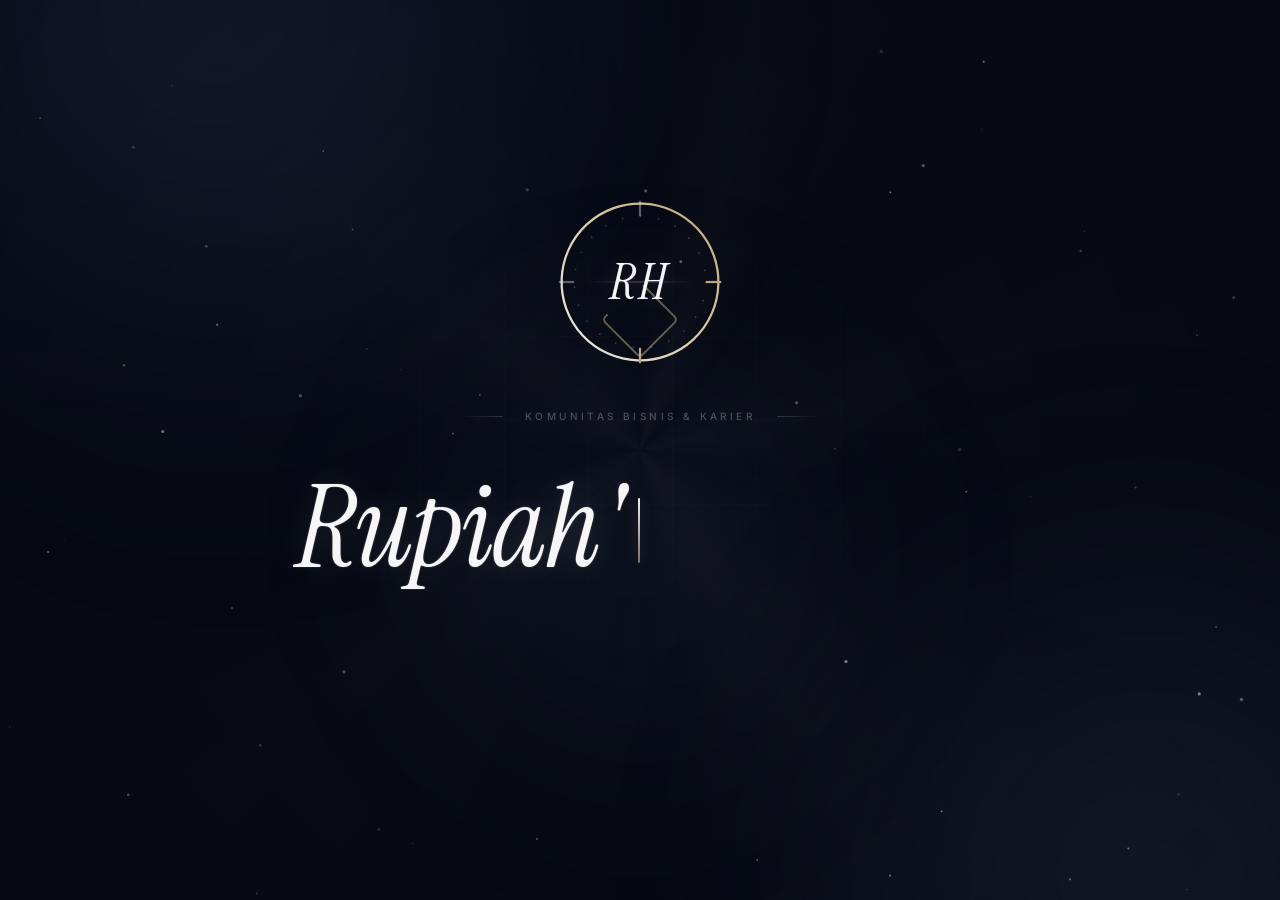
<file: index.html>
<!DOCTYPE html>
<html lang="id">
<head>
<meta charset="UTF-8">
<meta name="viewport" content="width=device-width, initial-scale=1.0">

<!-- JS class — cegah flash sebelum reveal -->
<script>document.documentElement.classList.add('js');</script>

<!-- favicon — monogram RH -->
<link rel="icon" href="data:image/svg+xml,%3Csvg xmlns='http://www.w3.org/2000/svg' viewBox='0 0 64 64'%3E%3Ccircle cx='32' cy='32' r='30' fill='%23050507'/%3E%3Ccircle cx='32' cy='32' r='20' fill='none' stroke='%23d8c7a1' stroke-width='2'/%3E%3Ccircle cx='32' cy='32' r='13' fill='none' stroke='%23f5f5f7' stroke-opacity='.5' stroke-width='1'/%3E%3Cpath d='M32 8v8M32 48v8M8 32h8M48 32h8' stroke='%23f5f5f7' stroke-width='2'/%3E%3Ctext x='32' y='38' font-family='Georgia,serif' font-style='italic' font-size='20' fill='%23f5f5f7' text-anchor='middle'%3ERH%3C/text%3E%3C/svg%3E">

<!-- BOOT GATE — setiap masuk index selalu ke boot.html,
     KECUALI kedatangan dari boot itu sendiri (?booted=1). -->
<script>
(function () {
  var params = new URLSearchParams(window.location.search);
  if (params.get('booted') === '1') {
    try {
      history.replaceState(null, '', window.location.pathname);
    } catch (e) {}
  } else {
    window.location.replace('boot.html');
  }
})();
</script>

<title>Rupiah's Hunters — Komunitas Bisnis & Karier</title>
<meta name="description" content="Bukan grup instan. Tempat belajar bisnis, cari lowongan, dan bertumbuh bersama. Dari niat, jadi nyata.">
<link rel="preconnect" href="https://fonts.googleapis.com">
<link rel="preconnect" href="https://fonts.gstatic.com" crossorigin>
<link href="https://fonts.googleapis.com/css2?family=Inter:wght@300;400;500;600;700&family=Instrument+Serif:ital@0;1&display=swap" rel="stylesheet">
<link rel="stylesheet" href="styles/style.css">
</head>
<body>

<div class="ambient" aria-hidden="true">
  <div class="orb orb-1"></div>
  <div class="orb orb-2"></div>
  <div class="orb orb-3"></div>
</div>
<div class="rh-fx" id="rhFx"></div>

<!-- ============================================
     NAVBAR
     ============================================ -->
<nav>
  <div class="nav-inner">
    <a href="index.html" class="logo">
      <span class="logo-dot"></span>
      Rupiah's Hunters
    </a>

    <ul class="nav-links">
      <li><a href="bahas.html">Apa yang Dibahas</a></li>
      <li><a href="prinsip.html">Prinsip</a></li>
      <li><a href="tentang.html">Tentang</a></li>
      <li><a href="creator.html">Creator</a></li>
      <li><a href="faq.html">FAQ</a></li>
    </ul>

    <div class="nav-right">
      <a href="https://chat.whatsapp.com/JJwnH9KzwWt23Pa05dP2R0?s=cl&p=a&mlu=4&ilr=4" target="_blank" rel="noopener" class="nav-cta">Join Grup</a>
      <button class="nav-toggle" aria-label="Menu" id="navToggle">
        <span></span><span></span><span></span>
      </button>
    </div>
  </div>

  <div class="nav-mobile" id="navMobile">
    <a href="bahas.html">Apa yang Dibahas</a>
    <a href="prinsip.html">Prinsip</a>
    <a href="tentang.html">Tentang</a>
    <a href="creator.html">Creator</a>
    <a href="faq.html">FAQ</a>
    <a href="https://chat.whatsapp.com/JJwnH9KzwWt23Pa05dP2R0?s=cl&p=a&mlu=4&ilr=4" target="_blank" rel="noopener" class="nav-mobile-cta">Join Grup WhatsApp →</a>
  </div>
</nav>

<!-- ============================================
     HERO
     ============================================ -->
<header class="hero reveal">
  <div class="wrap">
    <span class="eyebrow">Komunitas Bisnis &amp; Karier</span>
    <h1>Kami tidak sekadar mencari kerja.<br>Kami menciptakan lapangan kerja.</h1>

    <p class="rotate-line" data-rotate="Tempat belajar bisnis.|Tempat cari lowongan.|Tempat bangun relasi.|Tempat tumbuh bareng.|Dari niat, jadi nyata."></p>

    <div class="cta-row">
      <a href="https://chat.whatsapp.com/JJwnH9KzwWt23Pa05dP2R0?s=cl&p=a&mlu=4&ilr=4" target="_blank" rel="noopener" class="btn btn-primary">Join Grup WhatsApp →</a>
      <a href="tentang.html" class="btn btn-ghost">Kenali Kami</a>
    </div>
    <p class="hero-note">Gratis. Tanpa biaya masuk. Tanpa upsell.</p>
  </div>
</header>
<!-- MARQUEE — ticker premium -->
<div class="marquee" aria-hidden="true">
  <div class="marquee-track">
    <div class="marquee-group">
      <span><b>Dari niat,</b> jadi nyata.</span><i>♦</i>
      <span><b>Bisnis</b> · Karier · Relasi</span><i>♦</i>
      <span>Bukan grup <b>instan</b>.</span><i>♦</i>
      <span>Solusi, bukan <b>obrolan</b>.</span><i>♦</i>
      <span>Bertumbuh <b>bersama</b>.</span><i>♦</i>
    </div>
    <div class="marquee-group">
      <span><b>Dari niat,</b> jadi nyata.</span><i>♦</i>
      <span><b>Bisnis</b> · Karier · Relasi</span><i>♦</i>
      <span>Bukan grup <b>instan</b>.</span><i>♦</i>
      <span>Solusi, bukan <b>obrolan</b>.</span><i>♦</i>
      <span>Bertumbuh <b>bersama</b>.</span><i>♦</i>
    </div>
  </div>
</div>


<!-- ============================================
     STATS BAR
     ============================================ -->
<section class="stats-bar reveal">
  <div class="wrap">
    <div class="stats">
      <div class="stat">
        <div class="stat-value">3</div>
        <div class="stat-label">Pendiri</div>
        <div class="stat-desc">Masih di titik nol. Bareng-bareng bangun dari awal.</div>
      </div>
      <div class="stat">
        <div class="stat-value">1</div>
        <div class="stat-label">Misi</div>
        <div class="stat-desc">Menciptakan lapangan kerja, bukan cuma cari kerja.</div>
      </div>
      <div class="stat">
        <div class="stat-value">0</div>
        <div class="stat-label">Biaya</div>
        <div class="stat-desc">Selamanya. Nggak ada biaya masuk, nggak ada jebakan.</div>
      </div>
    </div>
  </div>
</section>

<!-- ============================================
     APA YANG DIBAHAS
     ============================================ -->
<section class="reveal">
  <div class="wrap">
    <div class="section-head">
      <div class="section-label">Apa yang dibahas</div>
      <h2>Tiga hal yang kami perjuangkan.</h2>
      <p class="lead">Kami sengaja membatasi diri. Bukan karena nggak bisa ngomongin hal lain, tapi karena fokus itu yang bikin sebuah grup berguna. Semua isi grup ini bermuara pada satu hal: bikin kamu naik level.</p>
    </div>

    <div class="grid-3">
      <div class="card">
        <div class="card-num">01 / BISNIS</div>
        <h3>Bangun Usaha</h3>
        <p>Diskusi ide, strategi, dan eksekusi. Dari yang baru mikir mau mulai, sampai yang udah jalan dan butuh teman diskusi. Kami nggak jual mimpi — kami bahas langkah nyata.</p>
      </div>
      <div class="card">
        <div class="card-num">02 / KARIER</div>
        <h3>Cari Lowongan</h3>
        <p>Info kerja, tips lamaran, dan pengalaman nyata dari member. Bukan sekadar share link lowongan yang ujungnya nggak ada kabar — tapi konteks, tips, dan siapa tahu ada jalur masuk.</p>
      </div>
      <div class="card">
        <div class="card-num">03 / RELASI</div>
        <h3>Bangun Koneksi</h3>
        <p>Tempat orang saling kenal, kolaborasi, dan tumbuh bareng. Peluang sering datang dari orang yang kita kenal, bukan dari lamaran yang kita kirim. Di sini kamu bangun itu.</p>
      </div>
    </div>

    <div class="section-foot">
      <a href="bahas.html" class="link-arrow">Selengkapnya tentang apa yang kami bahas →</a>
    </div>
  </div>
</section>

<!-- ============================================
     MANIFESTO
     ============================================ -->
<section class="manifesto reveal">
  <div class="wrap">
    <blockquote class="pull-quote">
      <p>“Peluang tidak datang sendiri. Ia diburu — dengan niat, dengan gerak, dan dengan orang-orang yang tepat di sekitar kita.”</p>
      <cite>— Rupiah's Hunters</cite>
    </blockquote>
  </div>
</section>

<!-- ============================================
     PRINSIP
     ============================================ -->
<section class="reveal">
  <div class="wrap">
    <div class="section-head">
      <div class="section-label">Prinsip kami</div>
      <h2>Kami pegang ini sejak hari pertama.</h2>
      <p class="lead">Prinsip itu nggak berguna kalau cuma diucapkan. Kami tulis di sini biar bisa dipegang — dan biar kamu tahu kami ini tipe orang yang seperti apa sebelum kamu join.</p>
    </div>

    <div class="principles">
      <div class="principle">
        <div class="p-num">01</div>
        <div class="p-title">Solusi, bukan obrolan.</div>
        <div class="p-desc">Setiap diskusi harus ada ujungnya. Kalau nggak berguna, nggak perlu dibahas. Kami benci basa-basi yang bikin grup jadi ramai tapi kosong.</div>
      </div>
      <div class="principle">
        <div class="p-num">02</div>
        <div class="p-title">Bertumbuh bersama.</div>
        <div class="p-desc">Nggak ada yang jalan sendirian. Kalau satu naik, yang lain ikut naik. Prinsip ini sederhana, tapi jarang banget dipegang orang.</div>
      </div>
      <div class="principle">
        <div class="p-num">03</div>
        <div class="p-title">Dari niat, jadi nyata.</div>
        <div class="p-desc">Banyak yang punya ide. Sedikit yang eksekusi. Kami kumpulkan yang kedua — yang mau gerak, bukan yang cuma mau ngomong.</div>
      </div>
    </div>

    <div class="section-foot">
      <a href="prinsip.html" class="link-arrow">Baca prinsip lengkapnya →</a>
    </div>
  </div>
</section>

<!-- ============================================
     UNTUK SIAPA
     ============================================ -->
<section class="reveal">
  <div class="wrap">
    <div class="section-head">
      <div class="section-label">Untuk siapa</div>
      <h2>Grup ini cocok buat kamu, kalau…</h2>
      <p class="lead">Kami lebih suka jujur soal siapa yang cocok di sini. Biar kamu nggak buang waktu, dan kami juga nggak salah orang.</p>
    </div>

    <div class="for-who">
      <div class="for-col">
        <div class="for-badge for-yes">Cocok</div>
        <ul>
          <li>Kamu bosan nunggu dan pengen mulai bergerak.</li>
          <li>Kamu lagi cari kerja dan butuh jaringan, bukan cuma lowongan.</li>
          <li>Kamu punya ide bisnis dan butuh teman diskusi yang serius.</li>
          <li>Kamu pengen belajar dari orang yang lagi berjuang, bukan dari motivator.</li>
          <li>Kamu nggak masalah mulai dari nol bareng orang lain.</li>
        </ul>
      </div>
      <div class="for-col">
        <div class="for-badge for-no">Mungkin nggak cocok</div>
        <ul>
          <li>Kamu cari cuan instan tanpa mau usaha.</li>
          <li>Kamu cuma pengen numpang ramai tapi nggak mau kontribusi.</li>
          <li>Kamu nggak suka diskusi serius dan lebih suka basa-basi.</li>
          <li>Kamu cuma pengen spam promosi pribadi.</li>
          <li>Kamu nggak percaya peluang bisa dibangun bareng.</li>
        </ul>
      </div>
    </div>
  </div>
</section>

<!-- ============================================
     ROADMAP
     ============================================ -->
<section class="reveal">
  <div class="wrap">
    <div class="section-head">
      <div class="section-label">Roadmap</div>
      <h2>Yang sedang kami bangun.</h2>
      <p class="lead">Kami masih baru. Jadi kami nggak akan pura-pura punya segalanya. Ini yang kami kejar, pelan tapi pasti.</p>
    </div>

    <div class="roadmap">
      <div class="road-item">
        <div class="road-status road-now">Sedang berjalan</div>
        <h4>Kumpulkan orang yang tepat</h4>
        <p>Kami nggak kejar jumlah. Kami kejar kualitas. Lebih baik 10 orang serius daripada 100 orang yang cuma lewat.</p>
      </div>
      <div class="road-item">
        <div class="road-status">Fase berikutnya</div>
        <h4>Rutin berbagi info lowongan</h4>
        <p>Setiap lowongan yang masuk akan dibahas, bukan cuma di-share. Konteks, tips, dan pengalaman.</p>
      </div>
      <div class="road-item">
        <div class="road-status">Fase berikutnya</div>
        <h4>Sesi diskusi rutin</h4>
        <p>Obrolan terjadwal soal bisnis, karier, atau skill. Biar grup nggak cuma jadi tempat numpang info.</p>
      </div>
      <div class="road-item">
        <div class="road-status">Visi jangka panjang</div>
        <h4>Bareng-bareng bikin lapangan kerja</h4>
        <p>Ini misi besar kami. Nggak akan cepat, tapi setiap langkah kecil di grup ini adalah bagian dari jalan ke sana.</p>
      </div>
    </div>
  </div>
</section>

<!-- ============================================
     SIAPA KAMI
     ============================================ -->
<section class="reveal">
  <div class="wrap">
    <div class="about-grid">
      <div>
        <div class="section-label">Siapa kami</div>
        <h2>Dimulai dari tiga orang.</h2>
        <p class="lead">Tiga orang. Satu obrolan. Satu keyakinan yang sama: peluang nggak datang sendiri — harus diburu.</p>
      </div>
      <div class="about-text">
        <p>Rupiah's Hunters lahir dari obrolan sederhana antara tiga orang yang percaya satu hal: peluang tidak datang sendiri — harus diburu.</p>
        <p>Kami masih baru. Belum ada pencapaian besar untuk dibanggakan. Tapi justru itu yang membuat kami jujur — dan kami ingin kamu jadi bagian dari cerita yang baru dimulai.</p>
        <p>Kalau kamu tipe orang yang bosan nunggu, dan lebih suka bergerak, kamu akan betah di sini.</p>
        <p><a href="tentang.html" class="link-arrow">Baca cerita lengkapnya →</a></p>
      </div>
    </div>
  </div>
</section>

<!-- ============================================
     FAQ PREVIEW
     ============================================ -->
<section class="reveal">
  <div class="wrap">
    <div class="section-head">
      <div class="section-label">FAQ</div>
      <h2>Yang sering ditanya.</h2>
      <p class="lead">Beberapa pertanyaan yang sering muncul sebelum orang join. Kalau masih ada yang mengganjal, tanya langsung aja di grup.</p>
    </div>

    <div class="faq-list">
      <details>
        <summary>Grup ini baru — kenapa harus join sekarang?</summary>
        <p>Justru karena baru. Kamu bisa jadi bagian dari fondasi, ikut membentuk arah, dan tumbuh bersama dari awal. Bukan numpang di grup yang sudah besar dan ramai tapi kamu cuma jadi penonton.</p>
      </details>
      <details>
        <summary>Apakah gratis?</summary>
        <p>Ya, sepenuhnya gratis. Tidak ada biaya masuk, tidak ada upsell. Kalau nanti ada hal yang berbayar, itu murni opsional dan akan diinfokan terbuka.</p>
      </details>
      <details>
        <summary>Isinya apa aja?</summary>
        <p>Diskusi bisnis, info lowongan kerja, tanya-jawab seputar karier, dan obrolan santai yang tetap berguna. Fokus kami tiga: bisnis, karier, relasi.</p>
      </details>
    </div>

    <div class="section-foot">
      <a href="faq.html" class="link-arrow">Lihat semua FAQ →</a>
    </div>
  </div>
</section>

<!-- ============================================
     FINAL CTA
     ============================================ -->
<section class="final reveal">
  <div class="wrap">
    <div class="section-label" style="justify-content:center">Siap mulai?</div>
    <h2>Mulai berburu.</h2>
    <p class="sub">Satu klik. Nggak ada yang hilang. Yang ada cuma kesempatan baru — dan orang-orang yang mungkin mengubah arah hidupmu.</p>
    <a href="https://chat.whatsapp.com/JJwnH9KzwWt23Pa05dP2R0?s=cl&p=a&mlu=4&ilr=4" target="_blank" rel="noopener" class="btn btn-primary">Join Grup WhatsApp →</a>
    <p class="hero-note">Gratis. Tanpa biaya masuk. Tanpa upsell.</p>
  </div>
</section>

<!-- ============================================
     FOOTER
     ============================================ -->
<footer>
  <div class="wrap">
    <div class="foot-grid">
      <div class="foot-brand">
        <div class="logo">
          <span class="logo-dot"></span>
          Rupiah's Hunters
        </div>
        <p>Komunitas bisnis & karier. Dibangun dari niat, tumbuh bareng, dari nol.</p>
      </div>

      <div class="foot-col">
        <h5>Jelajahi</h5>
        <a href="bahas.html">Apa yang Dibahas</a>
        <a href="prinsip.html">Prinsip</a>
        <a href="tentang.html">Tentang</a>
        <a href="creator.html">Creator</a>
        <a href="faq.html">FAQ</a>
      </div>

      <div class="foot-col">
        <h5>Gabung</h5>
        <a href="https://chat.whatsapp.com/JJwnH9KzwWt23Pa05dP2R0?s=cl&p=a&mlu=4&ilr=4" target="_blank" rel="noopener">Grup WhatsApp</a>
        <a href="faq.html">Aturan Grup</a>
      </div>
    </div>

    <div class="foot-bottom">
      <div>© 2025 Rupiah's Hunters. Dibangun dari niat.</div>
      <div class="foot-tag">Dari niat, jadi nyata.</div>
    </div>
  </div>
</footer>

<script src="scripts/script.js"></script>
</body>
</html>
</file>
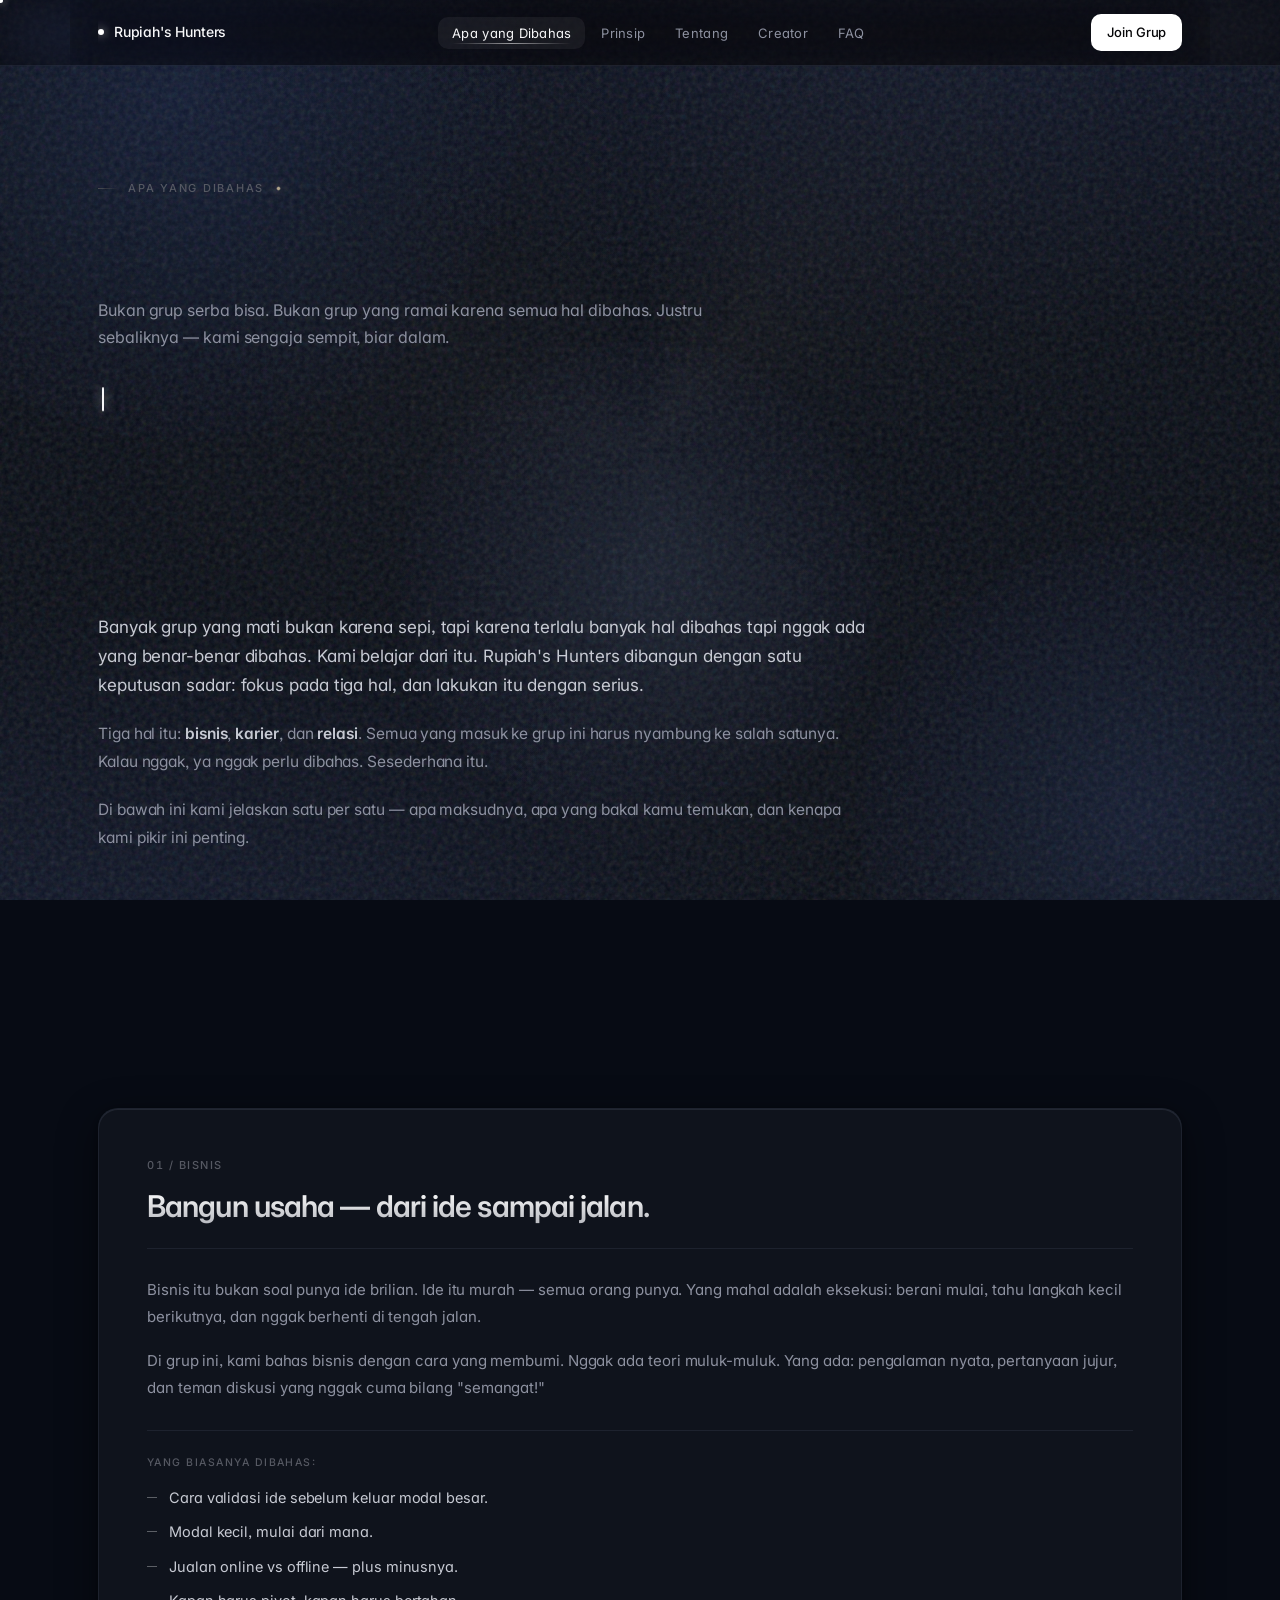
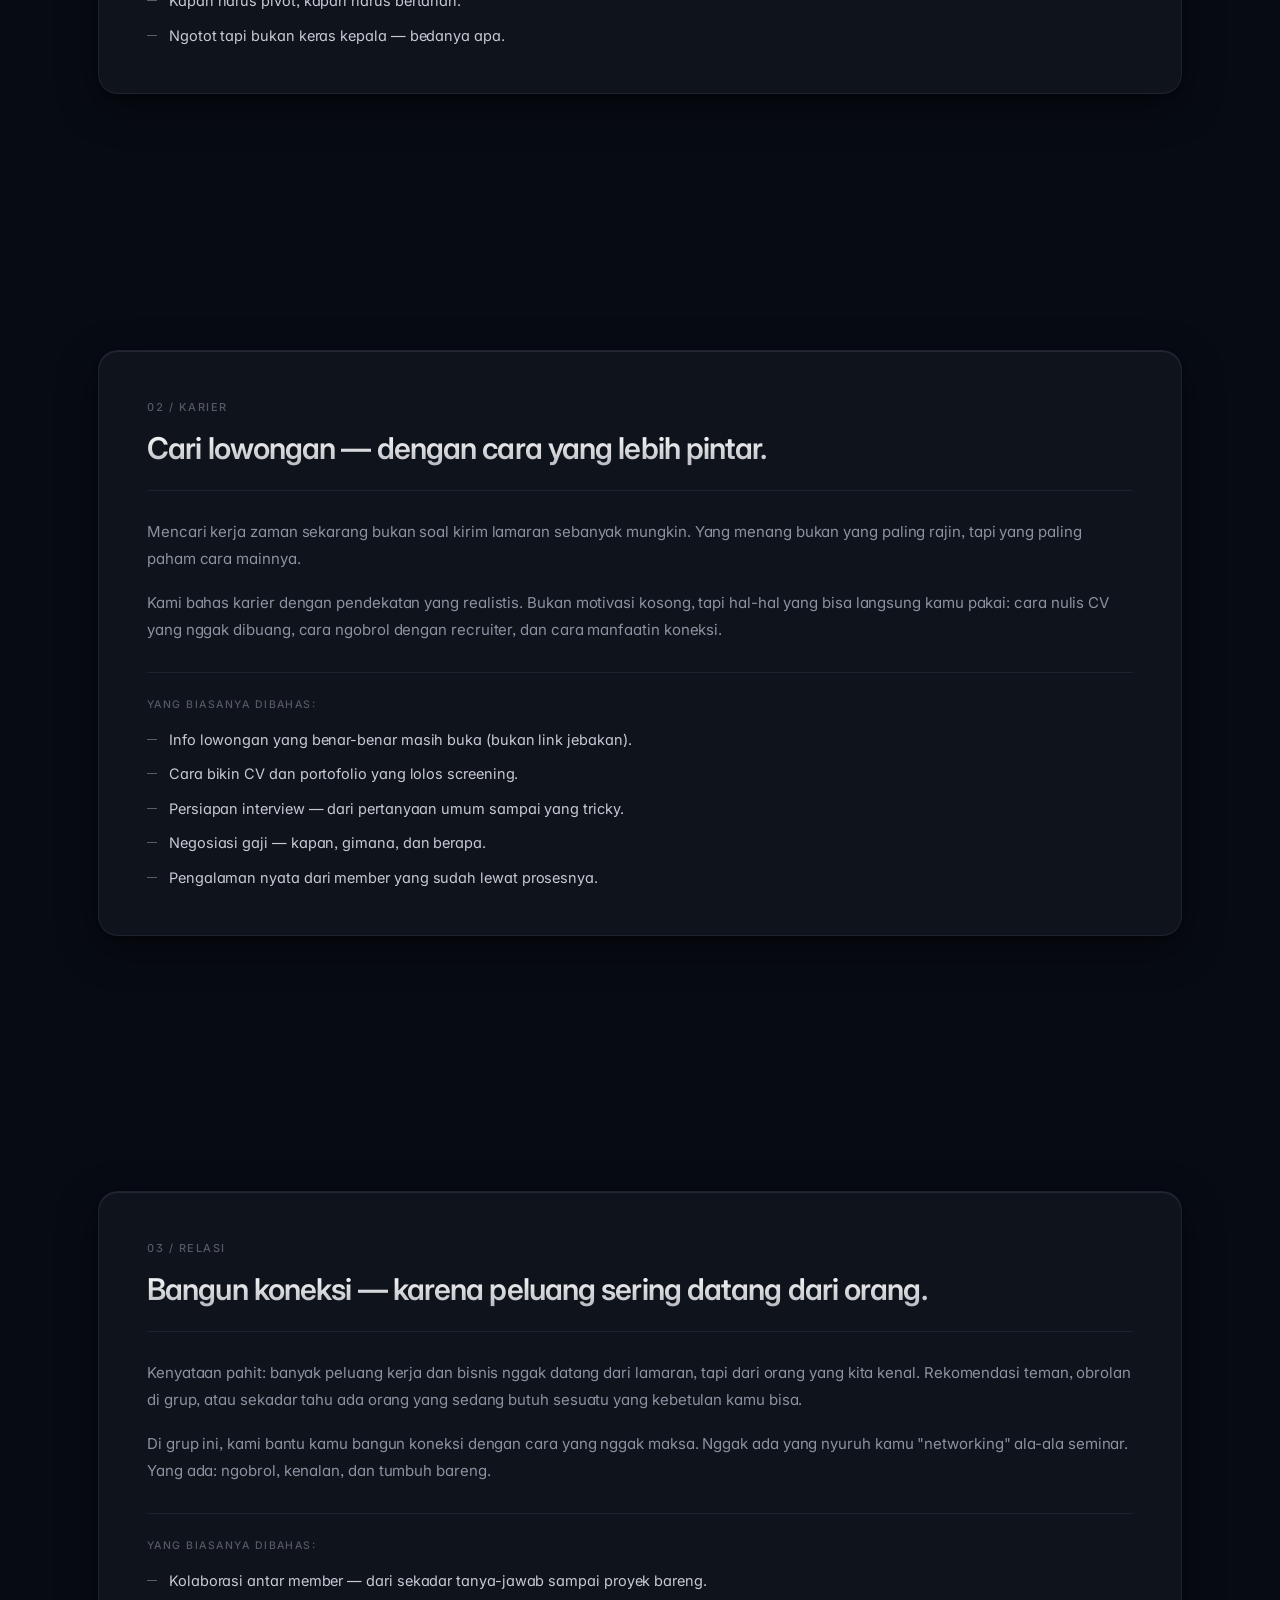
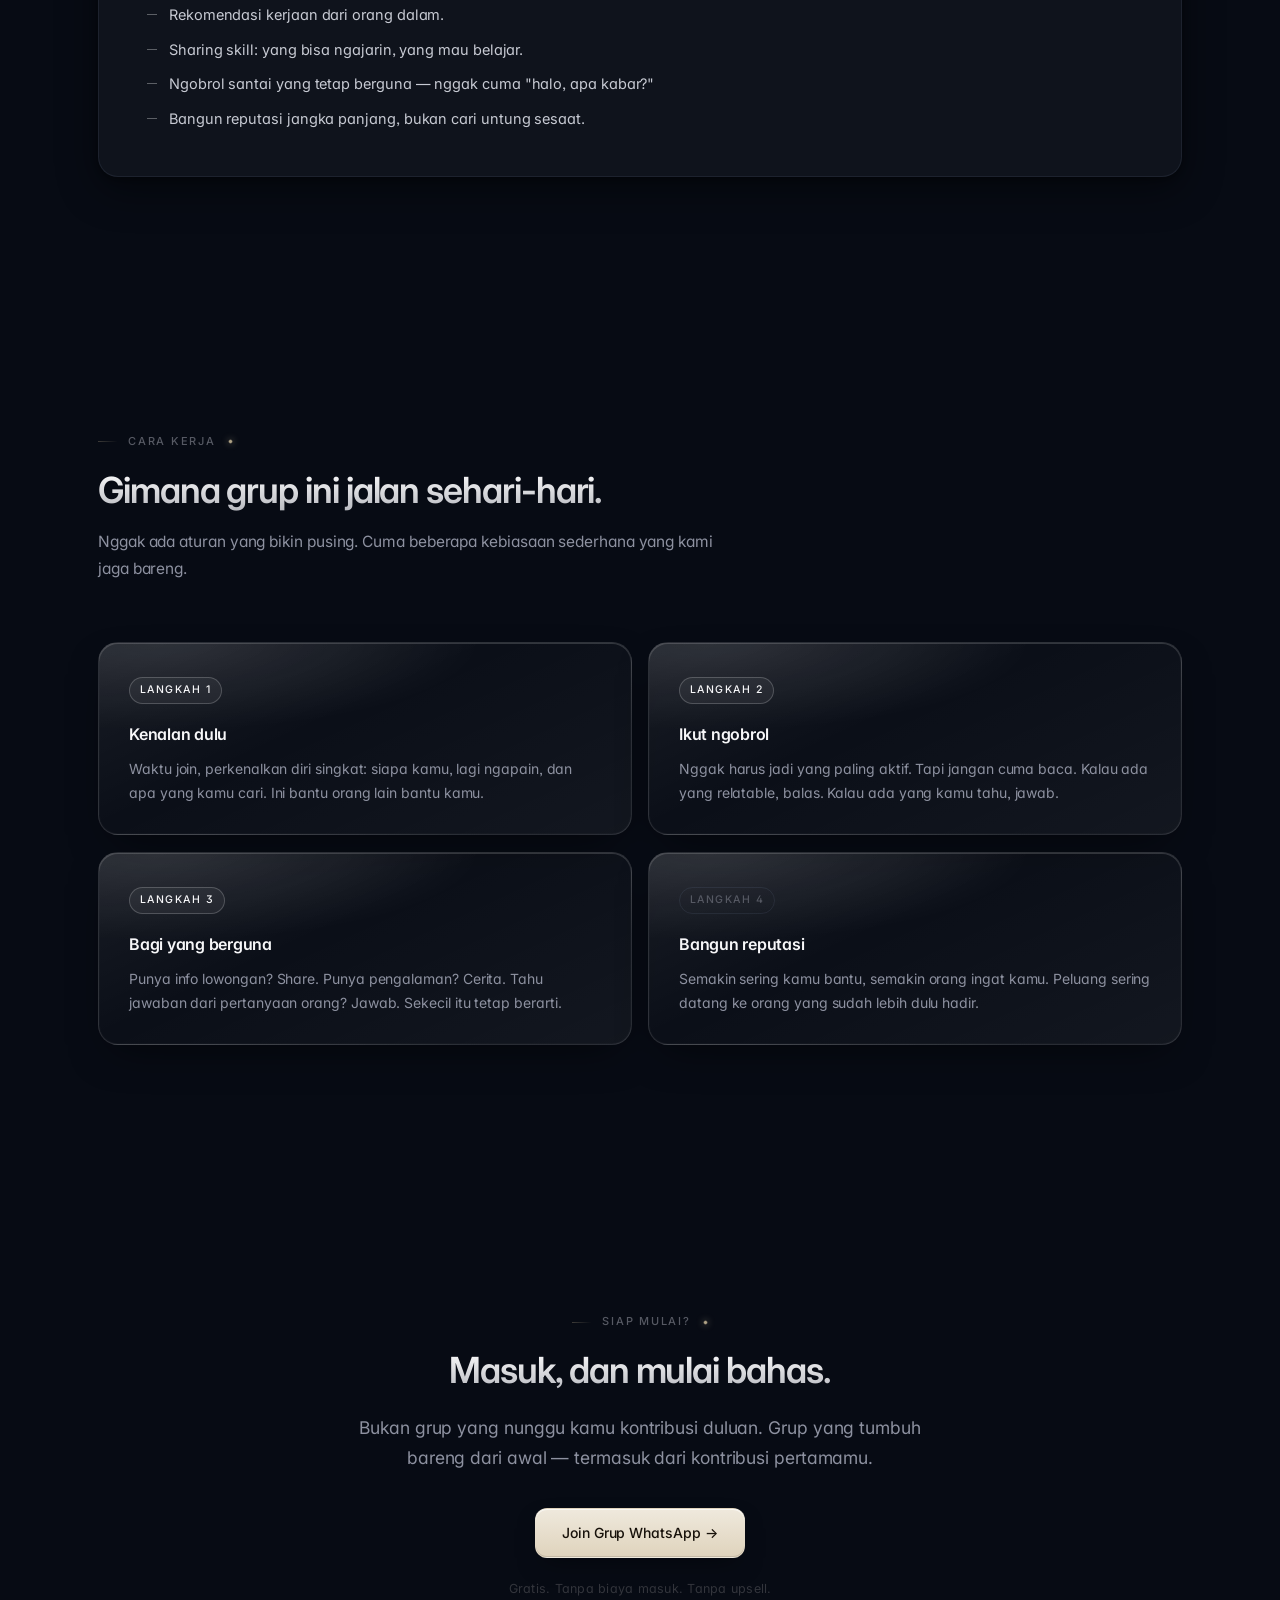
<file: bahas.html>
<!DOCTYPE html>
<html lang="id">
<head>
<meta charset="UTF-8">
<meta name="viewport" content="width=device-width, initial-scale=1.0">

<!-- JS class — cegah flash sebelum reveal -->
<script>document.documentElement.classList.add('js');</script>

<!-- favicon — monogram RH -->
<link rel="icon" href="data:image/svg+xml,%3Csvg xmlns='http://www.w3.org/2000/svg' viewBox='0 0 64 64'%3E%3Ccircle cx='32' cy='32' r='30' fill='%23050507'/%3E%3Ccircle cx='32' cy='32' r='20' fill='none' stroke='%23d8c7a1' stroke-width='2'/%3E%3Ccircle cx='32' cy='32' r='13' fill='none' stroke='%23f5f5f7' stroke-opacity='.5' stroke-width='1'/%3E%3Cpath d='M32 8v8M32 48v8M8 32h8M48 32h8' stroke='%23f5f5f7' stroke-width='2'/%3E%3Ctext x='32' y='38' font-family='Georgia,serif' font-style='italic' font-size='20' fill='%23f5f5f7' text-anchor='middle'%3ERH%3C/text%3E%3C/svg%3E">

<title>Apa yang Dibahas — Rupiah's Hunters</title>
<meta name="description" content="Bisnis, karier, relasi. Tiga hal yang kami perjuangkan di Rupiah's Hunters.">
<link rel="preconnect" href="https://fonts.googleapis.com">
<link rel="preconnect" href="https://fonts.gstatic.com" crossorigin>
<link href="https://fonts.googleapis.com/css2?family=Inter:wght@300;400;500;600;700&family=Instrument+Serif:ital@0;1&display=swap" rel="stylesheet">
<link rel="stylesheet" href="styles/style.css">
</head>
<body>

<div class="ambient" aria-hidden="true">
  <div class="orb orb-1"></div>
  <div class="orb orb-2"></div>
  <div class="orb orb-3"></div>
</div>
<div class="rh-fx" id="rhFx"></div>

<!-- ============================================
     NAVBAR
     ============================================ -->
<nav>
  <div class="nav-inner">
    <a href="index.html" class="logo">
      <span class="logo-dot"></span>
      Rupiah's Hunters
    </a>

    <ul class="nav-links">
      <li><a href="bahas.html">Apa yang Dibahas</a></li>
      <li><a href="prinsip.html">Prinsip</a></li>
      <li><a href="tentang.html">Tentang</a></li>
      <li><a href="creator.html">Creator</a></li>
      <li><a href="faq.html">FAQ</a></li>
    </ul>

    <div class="nav-right">
      <a href="https://chat.whatsapp.com/JJwnH9KzwWt23Pa05dP2R0?s=cl&p=a&mlu=4&ilr=4" target="_blank" rel="noopener" class="nav-cta">Join Grup</a>
      <button class="nav-toggle" aria-label="Menu" id="navToggle">
        <span></span><span></span><span></span>
      </button>
    </div>
  </div>

  <div class="nav-mobile" id="navMobile">
    <a href="bahas.html">Apa yang Dibahas</a>
    <a href="prinsip.html">Prinsip</a>
    <a href="tentang.html">Tentang</a>
    <a href="creator.html">Creator</a>
    <a href="faq.html">FAQ</a>
    <a href="https://chat.whatsapp.com/JJwnH9KzwWt23Pa05dP2R0?s=cl&p=a&mlu=4&ilr=4" target="_blank" rel="noopener" class="nav-mobile-cta">Join Grup WhatsApp →</a>
  </div>
</nav>

<!-- ============================================
     PAGE HERO
     ============================================ -->
<header class="page-hero reveal">
  <div class="wrap">
    <div class="section-label">Apa yang dibahas</div>
    <h1>Tiga hal yang kami perjuangkan.</h1>
    <p>Bukan grup serba bisa. Bukan grup yang ramai karena semua hal dibahas. Justru sebaliknya — kami sengaja sempit, biar dalam.</p>

    <p class="rotate-line" data-rotate="Bisnis.|Karier.|Relasi.|Fokus kami."></p>
  </div>
</header>

<!-- ============================================
     INTRO
     ============================================ -->
<section class="reveal">
  <div class="wrap">
    <div class="prose">
      <p class="prose-lead">Banyak grup yang mati bukan karena sepi, tapi karena terlalu banyak hal dibahas tapi nggak ada yang benar-benar dibahas. Kami belajar dari itu. Rupiah's Hunters dibangun dengan satu keputusan sadar: fokus pada tiga hal, dan lakukan itu dengan serius.</p>
      <p>Tiga hal itu: <strong>bisnis</strong>, <strong>karier</strong>, dan <strong>relasi</strong>. Semua yang masuk ke grup ini harus nyambung ke salah satunya. Kalau nggak, ya nggak perlu dibahas. Sesederhana itu.</p>
      <p>Di bawah ini kami jelaskan satu per satu — apa maksudnya, apa yang bakal kamu temukan, dan kenapa kami pikir ini penting.</p>
    </div>
  </div>
</section>

<!-- ============================================
     TOPIC 1 — BISNIS
     ============================================ -->
<section class="reveal">
  <div class="wrap">
    <div class="topic">
      <div class="topic-head">
        <div class="card-num">01 / BISNIS</div>
        <h2>Bangun usaha — dari ide sampai jalan.</h2>
      </div>
      <div class="topic-body">
        <p>Bisnis itu bukan soal punya ide brilian. Ide itu murah — semua orang punya. Yang mahal adalah eksekusi: berani mulai, tahu langkah kecil berikutnya, dan nggak berhenti di tengah jalan.</p>
        <p>Di grup ini, kami bahas bisnis dengan cara yang membumi. Nggak ada teori muluk-muluk. Yang ada: pengalaman nyata, pertanyaan jujur, dan teman diskusi yang nggak cuma bilang "semangat!"</p>
        <div class="topic-list">
          <div class="topic-list-label">Yang biasanya dibahas:</div>
          <ul>
            <li>Cara validasi ide sebelum keluar modal besar.</li>
            <li>Modal kecil, mulai dari mana.</li>
            <li>Jualan online vs offline — plus minusnya.</li>
            <li>Kapan harus pivot, kapan harus bertahan.</li>
            <li>Ngotot tapi bukan keras kepala — bedanya apa.</li>
          </ul>
        </div>
      </div>
    </div>
  </div>
</section>

<!-- ============================================
     TOPIC 2 — KARIER
     ============================================ -->
<section class="reveal">
  <div class="wrap">
    <div class="topic">
      <div class="topic-head">
        <div class="card-num">02 / KARIER</div>
        <h2>Cari lowongan — dengan cara yang lebih pintar.</h2>
      </div>
      <div class="topic-body">
        <p>Mencari kerja zaman sekarang bukan soal kirim lamaran sebanyak mungkin. Yang menang bukan yang paling rajin, tapi yang paling paham cara mainnya.</p>
        <p>Kami bahas karier dengan pendekatan yang realistis. Bukan motivasi kosong, tapi hal-hal yang bisa langsung kamu pakai: cara nulis CV yang nggak dibuang, cara ngobrol dengan recruiter, dan cara manfaatin koneksi.</p>
        <div class="topic-list">
          <div class="topic-list-label">Yang biasanya dibahas:</div>
          <ul>
            <li>Info lowongan yang benar-benar masih buka (bukan link jebakan).</li>
            <li>Cara bikin CV dan portofolio yang lolos screening.</li>
            <li>Persiapan interview — dari pertanyaan umum sampai yang tricky.</li>
            <li>Negosiasi gaji — kapan, gimana, dan berapa.</li>
            <li>Pengalaman nyata dari member yang sudah lewat prosesnya.</li>
          </ul>
        </div>
      </div>
    </div>
  </div>
</section>

<!-- ============================================
     TOPIC 3 — RELASI
     ============================================ -->
<section class="reveal">
  <div class="wrap">
    <div class="topic">
      <div class="topic-head">
        <div class="card-num">03 / RELASI</div>
        <h2>Bangun koneksi — karena peluang sering datang dari orang.</h2>
      </div>
      <div class="topic-body">
        <p>Kenyataan pahit: banyak peluang kerja dan bisnis nggak datang dari lamaran, tapi dari orang yang kita kenal. Rekomendasi teman, obrolan di grup, atau sekadar tahu ada orang yang sedang butuh sesuatu yang kebetulan kamu bisa.</p>
        <p>Di grup ini, kami bantu kamu bangun koneksi dengan cara yang nggak maksa. Nggak ada yang nyuruh kamu "networking" ala-ala seminar. Yang ada: ngobrol, kenalan, dan tumbuh bareng.</p>
        <div class="topic-list">
          <div class="topic-list-label">Yang biasanya dibahas:</div>
          <ul>
            <li>Kolaborasi antar member — dari sekadar tanya-jawab sampai proyek bareng.</li>
            <li>Rekomendasi kerjaan dari orang dalam.</li>
            <li>Sharing skill: yang bisa ngajarin, yang mau belajar.</li>
            <li>Ngobrol santai yang tetap berguna — nggak cuma "halo, apa kabar?"</li>
            <li>Bangun reputasi jangka panjang, bukan cari untung sesaat.</li>
          </ul>
        </div>
      </div>
    </div>
  </div>
</section>

<!-- ============================================
     CARA KERJA
     ============================================ -->
<section class="reveal">
  <div class="wrap">
    <div class="section-head">
      <div class="section-label">Cara kerja</div>
      <h2>Gimana grup ini jalan sehari-hari.</h2>
      <p class="lead">Nggak ada aturan yang bikin pusing. Cuma beberapa kebiasaan sederhana yang kami jaga bareng.</p>
    </div>

    <div class="roadmap">
      <div class="road-item">
        <div class="road-status road-now">Langkah 1</div>
        <h4>Kenalan dulu</h4>
        <p>Waktu join, perkenalkan diri singkat: siapa kamu, lagi ngapain, dan apa yang kamu cari. Ini bantu orang lain bantu kamu.</p>
      </div>
      <div class="road-item">
        <div class="road-status road-now">Langkah 2</div>
        <h4>Ikut ngobrol</h4>
        <p>Nggak harus jadi yang paling aktif. Tapi jangan cuma baca. Kalau ada yang relatable, balas. Kalau ada yang kamu tahu, jawab.</p>
      </div>
      <div class="road-item">
        <div class="road-status road-now">Langkah 3</div>
        <h4>Bagi yang berguna</h4>
        <p>Punya info lowongan? Share. Punya pengalaman? Cerita. Tahu jawaban dari pertanyaan orang? Jawab. Sekecil itu tetap berarti.</p>
      </div>
      <div class="road-item">
        <div class="road-status">Langkah 4</div>
        <h4>Bangun reputasi</h4>
        <p>Semakin sering kamu bantu, semakin orang ingat kamu. Peluang sering datang ke orang yang sudah lebih dulu hadir.</p>
      </div>
    </div>
  </div>
</section>

<!-- ============================================
     FINAL CTA
     ============================================ -->
<section class="final reveal">
  <div class="wrap">
    <div class="section-label" style="justify-content:center">Siap mulai?</div>
    <h2>Masuk, dan mulai bahas.</h2>
    <p class="sub">Bukan grup yang nunggu kamu kontribusi duluan. Grup yang tumbuh bareng dari awal — termasuk dari kontribusi pertamamu.</p>
    <a href="https://chat.whatsapp.com/JJwnH9KzwWt23Pa05dP2R0?s=cl&p=a&mlu=4&ilr=4" target="_blank" rel="noopener" class="btn btn-primary">Join Grup WhatsApp →</a>
    <p class="hero-note">Gratis. Tanpa biaya masuk. Tanpa upsell.</p>
  </div>
</section>

<!-- ============================================
     FOOTER
     ============================================ -->
<footer>
  <div class="wrap">
    <div class="foot-grid">
      <div class="foot-brand">
        <div class="logo"><span class="logo-dot"></span>Rupiah's Hunters</div>
        <p>Komunitas bisnis & karier. Dibangun dari niat, tumbuh bareng, dari nol.</p>
      </div>
      <div class="foot-col">
        <h5>Jelajahi</h5>
        <a href="bahas.html">Apa yang Dibahas</a>
        <a href="prinsip.html">Prinsip</a>
        <a href="tentang.html">Tentang</a>
        <a href="creator.html">Creator</a>
        <a href="faq.html">FAQ</a>
      </div>
      <div class="foot-col">
        <h5>Gabung</h5>
        <a href="https://chat.whatsapp.com/JJwnH9KzwWt23Pa05dP2R0?s=cl&p=a&mlu=4&ilr=4" target="_blank" rel="noopener">Grup WhatsApp</a>
        <a href="faq.html">Aturan Grup</a>
      </div>
    </div>
    <div class="foot-bottom">
      <div>© 2025 Rupiah's Hunters. Dibangun dari niat.</div>
      <div class="foot-tag">Dari niat, jadi nyata.</div>
    </div>
  </div>
</footer>

<script src="scripts/script.js"></script>
</body>
</html>
</file>
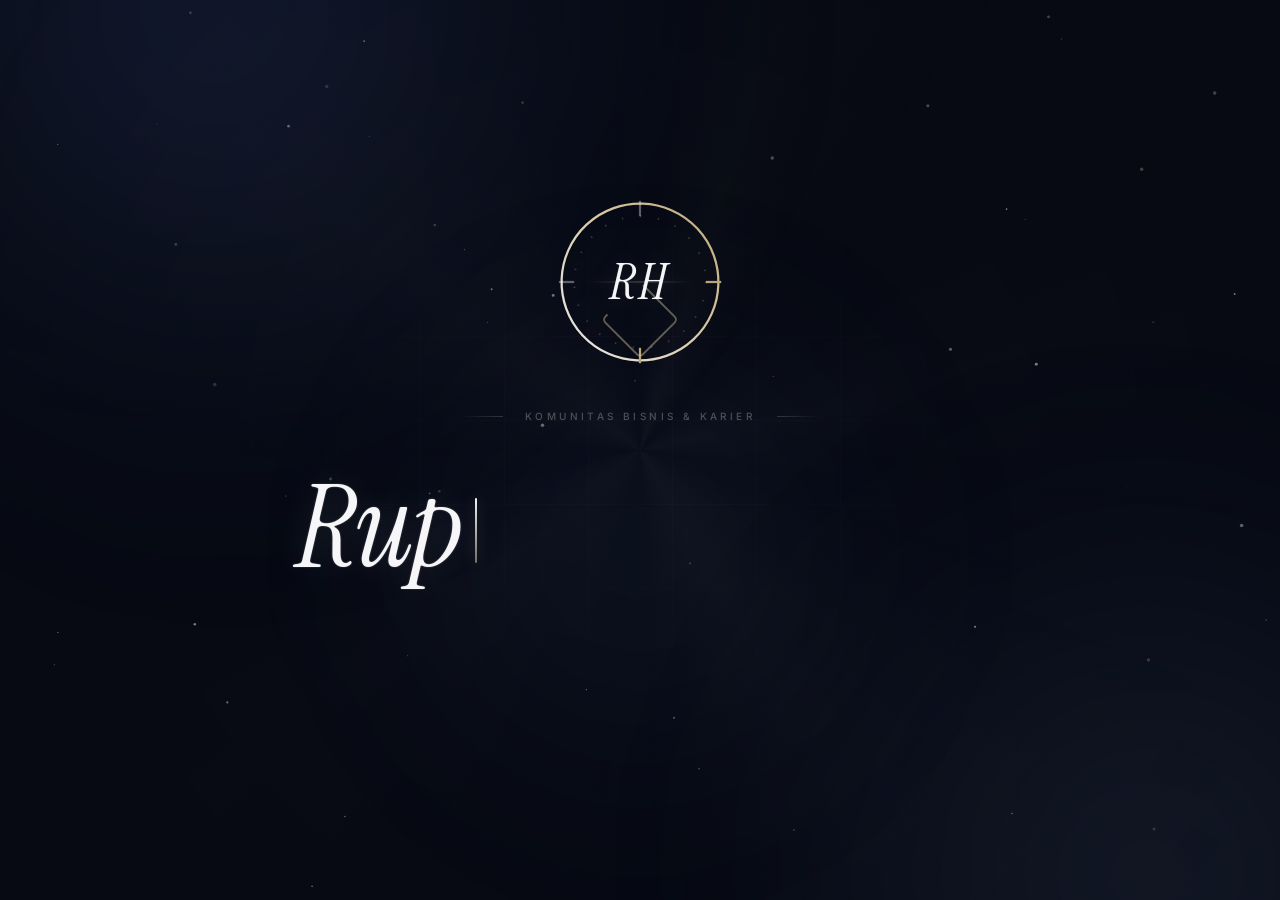
<file: boot.html>
<!DOCTYPE html>
<html lang="id">
<head>
<meta charset="UTF-8">
<meta name="viewport" content="width=device-width, initial-scale=1.0">
<meta name="theme-color" content="#060a14">
<meta name="description" content="Sebuah komunitas bisnis & karier. Dari niat, jadi nyata.">
<title>Rupiah's Hunters</title>
<noscript><meta http-equiv="refresh" content="0; url=index.html?booted=1"></noscript>
<link rel="preconnect" href="https://fonts.googleapis.com">
<link rel="preconnect" href="https://fonts.gstatic.com" crossorigin>
<link href="https://fonts.googleapis.com/css2?family=Inter:wght@300;400;500;600;700&family=Instrument+Serif:ital@0;1&display=swap" rel="stylesheet">
<link rel="icon" href="data:image/svg+xml,%3Csvg xmlns='http://www.w3.org/2000/svg' viewBox='0 0 64 64'%3E%3Ccircle cx='32' cy='32' r='30' fill='%23050507'/%3E%3Ccircle cx='32' cy='32' r='20' fill='none' stroke='%23d8c7a1' stroke-width='2'/%3E%3Ccircle cx='32' cy='32' r='13' fill='none' stroke='%23f5f5f7' stroke-opacity='.5' stroke-width='1'/%3E%3Cpath d='M32 8v8M32 48v8M8 32h8M48 32h8' stroke='%23f5f5f7' stroke-width='2'/%3E%3Ctext x='32' y='38' font-family='Georgia,serif' font-style='italic' font-size='20' fill='%23f5f5f7' text-anchor='middle'%3ERH%3C/text%3E%3C/svg%3E">

<style>
/* ============================================================
   RUPIAH'S HUNTERS — BOOT AURUM EDITION
   Cinematic sequence · Monogram · Particles · Curtain exit
   Zero dependencies · Pure CSS + vanilla JS
   ============================================================ */

*,*::before,*::after{margin:0;padding:0;box-sizing:border-box}

:root{
  --bg:#060912;
  --text:#f6f6f8;
  --text-soft:#b8bac1;
  --text-muted:#8a8c94;
  --text-dim:#4c4e55;
  --gold:#d8c7a1;
  --gold-soft:#b9a479;
  --gold-faint:rgba(216,199,161,.34);
  --border:rgba(255,255,255,.07);
  --border-strong:rgba(255,255,255,.16);
  --ease:cubic-bezier(.16,1,.3,1);
  --ease-out:cubic-bezier(.22,.9,.2,1);
}

html{height:100%}

body{
  height:100%;
  min-height:100vh;
  min-height:100dvh;
  background:var(--bg);
  color:var(--text);
  font-family:'Inter',-apple-system,BlinkMacSystemFont,'Segoe UI',sans-serif;
  font-feature-settings:"cv11","ss01","ss03","cv02","cv03","cv04";
  -webkit-font-smoothing:antialiased;
  -moz-osx-font-smoothing:grayscale;
  text-rendering:optimizeLegibility;
  overflow:hidden;
  display:flex;
  align-items:center;
  justify-content:center;
  position:relative;
}

/* ---------- NOISE OVERLAY ---------- */
body::before{
  content:'';
  position:fixed;
  inset:0;
  pointer-events:none;
  z-index:40;
  opacity:.22;
  background-image:url("data:image/svg+xml,%3Csvg viewBox='0 0 200 200' xmlns='http://www.w3.org/2000/svg'%3E%3Cfilter id='n'%3E%3CfeTurbulence type='fractalNoise' baseFrequency='0.85' numOctaves='3' stitchTiles='stitch'/%3E%3C/filter%3E%3Crect width='100%25' height='100%25' filter='url(%23n)' opacity='0.5'/%3E%3C/svg%3E");
  mix-blend-mode:overlay;
}

/* ---------- CANVAS PARTICLES ---------- */
#particles{
  position:fixed;
  inset:0;
  width:100%;
  height:100%;
  z-index:2;
  pointer-events:none;
}

/* ---------- BACKGROUND ---------- */
.stage-bg{
  position:fixed;
  inset:0;
  z-index:0;
  pointer-events:none;
  overflow:hidden;
}
.aurora{
  position:absolute;
  border-radius:50%;
  filter:blur(90px);
  opacity:0;
  will-change:transform;
}
.a1{
  width:72vw;height:72vw;
  top:-28vw;left:-12vw;
  background:radial-gradient(circle at 40% 40%,
    rgba(96,128,220,.14) 0%,
    rgba(60,86,172,.05) 42%,
    transparent 70%);
  animation:auroraIn 2.6s var(--ease) .1s forwards, drift1 19s ease-in-out 2.8s infinite alternate;
}
.a2{
  width:60vw;height:60vw;
  bottom:-22vw;right:-14vw;
  background:radial-gradient(circle at 60% 60%,
    rgba(150,175,240,.10) 0%,
    rgba(96,124,210,.04) 45%,
    transparent 72%);
  animation:auroraIn 3s var(--ease) .35s forwards, drift2 23s ease-in-out 3.2s infinite alternate;
}
.a3{
  width:44vw;height:44vw;
  top:30%;left:50%;
  margin-left:-22vw;
  background:radial-gradient(circle at 50% 50%,
    rgba(120,150,225,.08) 0%,
    rgba(90,116,200,.03) 48%,
    transparent 74%);
  animation:auroraIn 3.4s var(--ease) .55s forwards, drift3 21s ease-in-out 3.6s infinite alternate;
}
@keyframes auroraIn{to{opacity:1}}
@keyframes drift1{
  0%{transform:translate3d(0,0,0) scale(1)}
  100%{transform:translate3d(9vw,-5vw,0) scale(1.08)}
}
@keyframes drift2{
  0%{transform:translate3d(0,0,0) scale(1)}
  100%{transform:translate3d(-7vw,5vw,0) scale(1.06)}
}
@keyframes drift3{
  0%{transform:translate3d(0,0,0) scale(1)}
  100%{transform:translate3d(5vw,-4vw,0) scale(1.1)}
}

/* Grid paper */
.stage-bg .grid{
  position:absolute;
  inset:0;
  background-image:
    linear-gradient(rgba(255,255,255,.016) 1px, transparent 1px),
    linear-gradient(90deg, rgba(255,255,255,.016) 1px, transparent 1px);
  background-size:84px 84px;
  mask-image:radial-gradient(ellipse 60% 55% at 50% 48%, #000 15%, transparent 74%);
  -webkit-mask-image:radial-gradient(ellipse 60% 55% at 50% 48%, #000 15%, transparent 74%);
  opacity:0;
  animation:gridIn 2.2s var(--ease) .2s forwards, gridBreath 9s ease-in-out 3s infinite;
}
@keyframes gridIn{to{opacity:1}}
@keyframes gridBreath{0%,100%{opacity:.5}50%{opacity:1}}

/* Rotating radial rays — slow cinematic ring */
.stage-bg .rays{
  position:absolute;
  top:50%;left:50%;
  width:130vmax;height:130vmax;
  margin-left:-65vmax;margin-top:-65vmax;
  background:conic-gradient(from 0deg at 50% 50%,
    transparent 0deg,
    rgba(216,199,161,.035) 18deg,
    transparent 42deg,
    rgba(255,255,255,.018) 78deg,
    transparent 104deg,
    rgba(216,199,161,.03) 150deg,
    transparent 180deg,
    rgba(255,255,255,.02) 232deg,
    transparent 266deg,
    rgba(216,199,161,.03) 308deg,
    transparent 360deg);
  -webkit-mask-image:radial-gradient(circle at 50% 50%, #000 0%, transparent 68%);
  mask-image:radial-gradient(circle at 50% 50%, #000 0%, transparent 68%);
  opacity:0;
  animation:raysIn 2.8s var(--ease) 1s forwards, raysSpin 90s linear infinite;
}
@keyframes raysIn{to{opacity:1}}
@keyframes raysSpin{to{transform:rotate(360deg)}}

/* ---------- STAGE ---------- */
.stage{
  position:relative;
  z-index:10;
  text-align:center;
  padding:0 28px;
  max-width:1200px;
  width:100%;
  display:flex;
  flex-direction:column;
  align-items:center;
  justify-content:center;
}

/* ============================================
   MONOGRAM — drawn SVG crosshair + RH
   ============================================ */
.boot-mark{
  position:relative;
  width:clamp(116px,15vw,168px);
  height:clamp(116px,15vw,168px);
  margin-bottom:44px;
  opacity:0;
  transform:scale(.92);
  filter:blur(10px);
  animation:markIn 1.1s var(--ease) .15s forwards;
}
@keyframes markIn{
  0%{opacity:0;transform:scale(.92);filter:blur(10px)}
  60%{opacity:1;filter:blur(2px)}
  100%{opacity:1;transform:scale(1);filter:blur(0)}
}
.boot-mark svg{
  position:absolute;
  inset:0;
  width:100%;
  height:100%;
  overflow:visible;
  transform:rotate(0deg);
}
.mark-ring{
  transform-origin:center;
  transform:rotate(-88deg);
}
.mark-ring .base{
  stroke:rgba(255,255,255,.06);
}
.mark-ring .draw{
  stroke:url(#goldGrad);
  stroke-linecap:round;
  stroke-dasharray:352;
  stroke-dashoffset:352;
  animation:ringDraw 1.9s var(--ease) .35s forwards;
}
@keyframes ringDraw{to{stroke-dashoffset:0}}

/* dotted rotation ring */
.mark-dots{
  transform-origin:center;
  transform:rotate(0deg);
  animation:dotsRot 26s linear 1.2s infinite;
}
.mark-dots circle{
  fill:none;
  stroke:rgba(255,255,255,.18);
  stroke-dasharray:1 12;
  stroke-width:1.4;
}
@keyframes dotsRot{to{transform:rotate(360deg)}}

/* crosshair ticks */
.mark-tick{
  stroke:rgba(255,255,255,.34);
  stroke-width:1.6;
  opacity:0;
  animation:tickIn .8s var(--ease) 1.4s forwards;
}
.mark-tick.gold{stroke:var(--gold-soft)}
@keyframes tickIn{to{opacity:1}}

/* diamond aperture */
.mark-aperture{
  fill:none;
  stroke:rgba(216,199,161,.42);
  stroke-width:1.4;
  stroke-dasharray:112;
  stroke-dashoffset:112;
  transform:rotate(45deg);
  transform-origin:center;
  animation:apertureDraw 1.7s var(--ease) 1.15s forwards;
}
@keyframes apertureDraw{to{stroke-dashoffset:0}}

/* scanning beam */
.mark-scan{
  position:absolute;
  left:18%;right:18%;top:50%;
  height:1px;
  background:linear-gradient(90deg,transparent,var(--gold-faint),transparent);
  box-shadow:0 0 14px rgba(216,199,161,.24);
  transform:translateY(-50%) scaleX(0);
  transform-origin:left center;
  animation:scanIn 1.3s var(--ease-out) 2.2s forwards, scanSweep 3.8s var(--ease-out) 3.6s infinite;
}
@keyframes scanIn{to{transform:translateY(-50%) scaleX(1)}}
@keyframes scanSweep{
  0%{transform:translateY(-50%) translateX(-2%) scaleX(.35);opacity:.25}
  50%{transform:translateY(-50%) translateX(2%) scaleX(1);opacity:.9}
  100%{transform:translateY(-50%) translateX(-2%) scaleX(.35);opacity:.25}
}

.boot-mark .mark-inner{
  position:absolute;
  inset:0;
  display:flex;
  align-items:center;
  justify-content:center;
  font-family:'Instrument Serif','Times New Roman',Georgia,serif;
  font-style:italic;
  font-size:clamp(34px,4.6vw,50px);
  letter-spacing:.08em;
  color:var(--text);
  text-shadow:
    0 0 1px rgba(255,255,255,.3),
    0 0 26px rgba(255,255,255,.14),
    0 0 60px rgba(216,199,161,.06);
  animation:innerGlow 4s ease-in-out 2s infinite;
}
@keyframes innerGlow{
  0%,100%{text-shadow:0 0 1px rgba(255,255,255,.3),0 0 26px rgba(255,255,255,.14),0 0 60px rgba(216,199,161,.10)}
  50%{text-shadow:0 0 2px rgba(255,255,255,.4),0 0 40px rgba(255,255,255,.22),0 0 90px rgba(216,199,161,.10)}
}

/* ============================================
   LABEL — letterspaced stagger
   ============================================ */
.boot-label{
  display:flex;
  align-items:center;
  gap:22px;
  font-size:10px;
  font-weight:500;
  letter-spacing:.34em;
  text-transform:uppercase;
  color:var(--text-dim);
  margin-bottom:46px;
  transform:translateY(6px);
  opacity:0;
  animation:labelIn 1s var(--ease) 2.2s forwards;
}
@keyframes labelIn{to{opacity:1;transform:none}}
.boot-label::before,
.boot-label::after{
  content:'';
  display:block;
  width:44px;
  height:1px;
  background:linear-gradient(90deg,transparent,var(--border-strong));
  transform:scaleX(0);
  transform-origin:right center;
  animation:labelRule 1.2s var(--ease) 2.55s forwards;
}
.boot-label::after{
  transform-origin:left center;
  background:linear-gradient(90deg,var(--border-strong),transparent);
}
@keyframes labelRule{to{transform:scaleX(1)}}

/* ============================================
   TYPEWRITER TITLE
   ============================================ */
.boot-title{
  position:relative;
  font-family:'Instrument Serif','Times New Roman',Georgia,serif;
  font-style:italic;
  font-weight:400;
  font-size:clamp(3rem,9vw,7.4rem);
  letter-spacing:-.016em;
  line-height:1.03;
  display:inline-block;
  text-align:center;
  min-height:1.15em;
  color:#f6f6f9;
  -webkit-text-fill-color:#f6f6f9;
  text-shadow:
    0 0 2px rgba(255,255,255,.28),
    0 0 34px rgba(255,255,255,.12),
    0 0 90px rgba(216,199,161,.04);
}

/* Shine sweep — runs once after typing then subtle idle */
.boot-title::after{
  content:'';
  position:absolute;
  top:0;bottom:0;left:-30%;
  width:22%;
  background:linear-gradient(105deg,
    transparent 0%,
    rgba(255,255,255,.07) 40%,
    rgba(255,255,255,.16) 50%,
    rgba(255,255,255,.07) 60%,
    transparent 100%);
  transform:skewX(-16deg);
  opacity:0;
  will-change:transform,opacity;
}
.boot-title.shine::after{
  animation:titleShine 1.5s var(--ease) 1.2s 1;
}
@keyframes titleShine{
  0%{left:-30%;opacity:0}
  12%{opacity:1}
  55%{left:120%;opacity:1}
  100%{left:120%;opacity:0}
}

.tw-stack{display:inline-grid;place-items:center;position:relative}
.tw-measure,.tw-live{grid-area:1 / 1;white-space:nowrap;letter-spacing:inherit;font:inherit}
.tw-measure{visibility:hidden;pointer-events:none;user-select:none}
.tw-live{justify-self:start;text-align:left;position:relative;display:inline-block}

/* per-character ink-in with rotation + bloom */
.tw-char{
  display:inline-block;
  white-space:pre;
  color:inherit;
  -webkit-text-fill-color:inherit;
  will-change:opacity,transform,filter;
  animation:ink-in .62s var(--ease) both;
}
.tw-char.gold{
  color:var(--gold);
  -webkit-text-fill-color:var(--gold);
  text-shadow:0 0 18px rgba(216,199,161,.26);
}
.tw-char.space{width:.24em}
@keyframes ink-in{
  0%{
    opacity:0;
    transform:translateY(.12em) rotate(3deg) scale(.92);
    filter:blur(6px);
  }
  55%{
    opacity:1;
    filter:blur(1px);
  }
  100%{
    opacity:1;
    transform:none;
    filter:blur(0);
  }
}

/* caret */
.typewriter-cursor{
  position:absolute;
  left:100%;
  top:.26em;
  margin-left:.12em;
  width:2px;
  height:.56em;
  background:linear-gradient(180deg,rgba(255,255,255,.95),rgba(216,199,161,.5));
  border-radius:1px;
  box-shadow:0 0 14px rgba(216,199,161,.3);
  animation:cursor-blink 1s steps(1) infinite;
}
.typewriter-cursor.done{
  animation:cursor-fade 1.6s var(--ease) forwards;
}
@keyframes cursor-blink{0%,48%{opacity:1}49%,100%{opacity:.1}}
@keyframes cursor-fade{0%{opacity:.75}30%{opacity:1}70%{opacity:1}100%{opacity:0}}

/* ============================================
   RULE + SUBTITLE
   ============================================ */
.boot-rule{
  width:min(58%,380px);
  height:1px;
  background:linear-gradient(90deg,transparent,var(--gold-faint),transparent);
  margin:44px auto 30px;
  transform:scaleX(0);
  opacity:0;
}
.boot-rule.show{animation:rule-draw 1.3s var(--ease) forwards}
@keyframes rule-draw{to{transform:scaleX(1);opacity:1}}

.boot-sub{
  font-size:clamp(.92rem,1.3vw,1.02rem);
  color:var(--text-muted);
  letter-spacing:.06em;
  line-height:1.6;
  font-weight:300;
  opacity:0;
  transform:translateY(10px);
  filter:blur(4px);
}
.boot-sub.show{
  animation:subIn 1.1s var(--ease) forwards;
}
@keyframes subIn{to{opacity:1;transform:none;filter:blur(0)}}
.boot-sub b{font-weight:500;color:var(--text-soft)}

/* ============================================
   CURSOR RING (boot) — subtle hunter crosshair
   ============================================ */
.boot-cursor{
  position:fixed;
  top:0;left:0;
  z-index:200;
  pointer-events:none;
  width:22px;height:22px;
  margin-left:-11px;margin-top:-11px;
  border:1px solid rgba(216,199,161,.36);
  border-radius:50%;
  opacity:0;
  transition:opacity .4s ease;
  will-change:transform;
}
.boot-cursor::before,.boot-cursor::after{
  content:'';
  position:absolute;
  background:rgba(216,199,161,.48);
}
.boot-cursor::before{
  left:50%;top:-3px;bottom:-3px;width:1px;
  transform:translateX(-50%);
}
.boot-cursor::after{
  top:50%;left:-3px;right:-3px;height:1px;
  transform:translateY(-50%);
}
.boot-cursor.on{opacity:1}
@media (hover:none){.boot-cursor{display:none}}

/* ============================================
   FOOT — status + progress
   ============================================ */
.boot-foot{
  position:fixed;
  bottom:0;left:0;right:0;
  z-index:20;
  padding:0 36px 30px;
  opacity:0;
  animation:fadeIn 1.2s var(--ease) .5s forwards;
}
.boot-progress{
  position:relative;
  width:100%;
  height:1px;
  background:rgba(255,255,255,.07);
  overflow:hidden;
}
.boot-progress-fill{
  position:absolute;
  top:0;left:0;
  height:100%;
  width:100%;
  background:linear-gradient(90deg,
    rgba(255,255,255,.16),
    var(--gold-faint),
    #f5efe2);
  background-size:200% 100%;
  animation:progressSheen 2.4s linear infinite;
  transform:scaleX(0);
  transform-origin:0 50%;
  transition:transform .12s linear;
  box-shadow:0 0 10px rgba(216,199,161,.26);
}
@keyframes progressSheen{
  0%{background-position:0% 0}
  100%{background-position:200% 0}
}
.boot-meta{
  display:flex;
  justify-content:space-between;
  align-items:center;
  padding-top:16px;
  font-size:10px;
  font-weight:500;
  letter-spacing:.22em;
  text-transform:uppercase;
  color:var(--text-dim);
  font-variant-numeric:tabular-nums;
}
.boot-status{
  display:flex;
  align-items:center;
  gap:10px;
}
.boot-status::before{
  content:'';
  width:5px;height:5px;
  border-radius:50%;
  background:var(--gold);
  box-shadow:0 0 8px rgba(216,199,161,.55);
  animation:statusPulse 1.4s ease-in-out infinite;
}
@keyframes statusPulse{0%,100%{opacity:.35;transform:scale(.8)}50%{opacity:1;transform:scale(1.15)}}
.boot-percent{
  display:flex;
  align-items:baseline;
  gap:3px;
  color:var(--text-muted);
}
.boot-percent small{font-size:8.5px;letter-spacing:.1em}

/* ============================================
   SKIP
   ============================================ */
.boot-skip{
  position:fixed;
  top:28px;
  right:32px;
  z-index:60;
  font-size:10px;
  font-weight:500;
  letter-spacing:.2em;
  text-transform:uppercase;
  color:var(--text-muted);
  padding:10px 18px;
  background:rgba(255,255,255,.03);
  border:1px solid var(--border);
  border-radius:100px;
  backdrop-filter:blur(16px) saturate(180%);
  -webkit-backdrop-filter:blur(16px) saturate(180%);
  box-shadow:inset 0 1px 0 rgba(255,255,255,.08);
  transition:all .35s var(--ease);
  opacity:0;
  cursor:pointer;
  animation:fadeIn .9s var(--ease) 2.8s forwards;
  text-decoration:none;
  line-height:1;
}
.boot-skip:hover{
  background:rgba(255,255,255,.08);
  border-color:var(--border-strong);
  color:var(--text);
  transform:translateY(-1px) translateX(-1px);
  box-shadow:0 10px 30px rgba(0,0,0,.45);
}
.boot-skip:active{transform:translateY(0)}

/* ============================================
   EXIT CURTAIN — two-panel wipe
   ============================================ */
.boot-curtain{
  position:fixed;
  inset:0;
  z-index:120;
  pointer-events:none;
  visibility:hidden;
}
.curtain-half{
  position:absolute;
  top:0;bottom:0;
  width:50.5%;
  background:#060608;
  background-image:linear-gradient(180deg,rgba(216,199,161,.05),transparent 55%);
  transform:translateX(-110%);
  will-change:transform;
}
.curtain-half.right{
  left:auto;right:0;
  transform:translateX(110%);
}
body.boot-out .curtain-half{
  transition:transform 1.05s var(--ease);
}
body.boot-out .curtain-half{
  transform:none;
}

/* content fade-out during exit */
body.boot-out .stage,
body.boot-out .boot-foot,
body.boot-out .boot-skip,
body.boot-out .stage-bg,
body.boot-out #particles{
  transition:opacity .8s var(--ease), transform .8s var(--ease), filter .8s var(--ease);
  opacity:0;
  transform:scale(1.03);
  filter:blur(10px);
}

/* ============================================
   RESPONSIVE
   ============================================ */
@media (max-width:640px){
  .boot-label{letter-spacing:.24em;gap:14px;margin-bottom:38px}
  .boot-label::before,.boot-label::after{width:24px}
  .boot-rule{margin:34px auto 24px;width:min(72%,260px)}
  .boot-foot{padding:0 22px 26px}
  .boot-skip{top:22px;right:20px;padding:9px 15px;font-size:9px}
  .boot-mark{margin-bottom:34px}
}

/* ============================================
   REDUCED MOTION
   ============================================ */
@media (prefers-reduced-motion: reduce){
  *,*::before,*::after{
    animation-duration:.01ms !important;
    animation-iteration-count:1 !important;
    transition-duration:.01ms !important;
  }
  .a1,.a2,.a3,.boot-title::after,.scan,
  .mark-dots,.rays{display:none !important}
  .boot-mark,
  .boot-label,
  .boot-sub,
  .boot-foot,
  .boot-skip{opacity:1;transform:none;filter:none}
  .boot-rule{transform:scaleX(1);opacity:1}
  .boot-mark .mark-ring .draw{stroke-dashoffset:0}
  .mark-tick,.mark-aperture{opacity:1;stroke-dashoffset:0}
  .typewriter-cursor{display:none}
  .tw-char{opacity:1 !important;transform:none !important;filter:none !important}
  body.boot-out .stage,
  body.boot-out .boot-foot,
  body.boot-out .boot-skip,
  body.boot-out .stage-bg,
  body.boot-out #particles{opacity:1;transform:none;filter:none}
}
</style>
</head>
<body>

<!-- background -->
<div class="stage-bg" id="stageBg" aria-hidden="true">
  <div class="aurora a1"></div>
  <div class="aurora a2"></div>
  <div class="aurora a3"></div>
  <div class="grid"></div>
  <div class="rays"></div>
</div>

<canvas id="particles" aria-hidden="true"></canvas>

<!-- boot cursor crosshair -->
<div class="boot-cursor" id="bootCursor" aria-hidden="true"></div>

<!-- skip -->
<a href="#" class="boot-skip" id="skipBtn" role="button">Lewati</a>

<!-- ================= STAGE ================= -->
<main class="stage">

  <!-- monogram -->
  <figure class="boot-mark" id="bootMark" aria-hidden="true">
    <svg viewBox="0 0 120 120" fill="none">
      <defs>
        <linearGradient id="goldGrad" x1="0" y1="0" x2="1" y2="1">
          <stop offset="0" stop-color="#f5f5f7" stop-opacity=".95"/>
          <stop offset=".55" stop-color="#d8c7a1"/>
          <stop offset="1" stop-color="#b9a479"/>
        </linearGradient>
      </defs>

      <!-- outer ring -->
      <g class="mark-ring">
        <circle class="base" cx="60" cy="60" r="56" stroke-width="1"/>
        <circle class="draw" cx="60" cy="60" r="56" stroke-width="1.6"/>
      </g>

      <!-- dotted rotation ring -->
      <g class="mark-dots">
        <circle cx="60" cy="60" r="47"/>
      </g>

      <!-- crosshair ticks -->
      <g>
        <line class="mark-tick" x1="60" y1="2" x2="60" y2="13"/>
        <line class="mark-tick gold" x1="60" y1="107" x2="60" y2="118"/>
        <line class="mark-tick" x1="2" y1="60" x2="13" y2="60"/>
        <line class="mark-tick gold" x1="107" y1="60" x2="118" y2="60"/>
      </g>

      <!-- diamond aperture -->
      <rect class="mark-aperture" x="60" y="60" width="38" height="38" rx="3"
            transform="translate(-19 -19)"/>
    </svg>

    <span class="mark-scan"></span>
    <span class="mark-inner">RH</span>
  </figure>

  <!-- label -->
  <div class="boot-label">Komunitas Bisnis &amp; Karier</div>

  <!-- title -->
  <h1 class="boot-title" id="bootTitle">
    <span class="tw-stack">
      <span class="tw-measure" aria-hidden="true">Rupiah's Hunters</span>
      <span class="tw-live">
        <span id="twContent" aria-label="Rupiah's Hunters"></span><span class="typewriter-cursor" id="cursor" aria-hidden="true"></span>
      </span>
    </span>
  </h1>

  <div class="boot-rule" id="bootRule" aria-hidden="true"></div>
  <p class="boot-sub" id="bootSub">Dari <b>niat</b>, jadi <b>nyata</b>.</p>
</main>

<!-- ================= FOOT ================= -->
<div class="boot-foot" aria-hidden="true">
  <div class="boot-progress">
    <div class="boot-progress-fill" id="progressFill"></div>
  </div>
  <div class="boot-meta">
    <span class="boot-status" id="bootStatus">MEMULAI</span>
    <span class="boot-percent"><span id="bootCounter">00</span><small>%</small></span>
  </div>
</div>

<!-- exit curtain -->
<div class="boot-curtain" id="bootCurtain" aria-hidden="true">
  <div class="curtain-half"></div>
  <div class="curtain-half right"></div>
</div>

<script>
(function(){
  'use strict';

  /* ============================================
     KONFIGURASI — jangan-jangan mau diutak-atik
     ============================================ */
  var CFG = {
    text: "Rupiah's Hunters",
    markDelay: 1500,        // jeda sebelum typing (monogram+label)
    typeSpeed: 88,
    afterTypeDelay: 620,
    exitAfter: 1650,        // ms setelah typing selesai → mulai exit
    exitDuration: 1080,     // durasi curtain
    goldChars: ['H'],       // huruf yang disorot lime-emas? no — gold
  };

  var prefersReducedMotion = window.matchMedia('(prefers-reduced-motion: reduce)').matches;

  /* ---------- ELEMEN ---------- */
  var contentEl = document.getElementById('twContent');
  var cursorEl  = document.getElementById('cursor');
  var ruleEl    = document.getElementById('bootRule');
  var subEl     = document.getElementById('bootSub');
  var titleEl   = document.getElementById('bootTitle');
  var counterEl = document.getElementById('bootCounter');
  var fillEl    = document.getElementById('progressFill');
  var statusEl  = document.getElementById('bootStatus');
  var skipBtn   = document.getElementById('skipBtn');
  var curtainEl = document.getElementById('bootCurtain');
  var canvas    = document.getElementById('particles');

  var pad = function(n){ return (n < 10 ? '0' + n : '' + n); };

  /* ============================================
     STATUS STAGES
     ============================================ */
  var stages = [
    { at: 0.00, label: 'MEMULAI' },
    { at: 0.14, label: 'MENGINISIALISASI' },
    { at: 0.32, label: 'MEMUAT TEMA' },
    { at: 0.52, label: 'MENGUKUR TIPOGRAFI' },
    { at: 0.72, label: 'MEMBURU PELUANG' },
    { at: 0.92, label: 'SIAP' },
  ];

  /* ============================================
     PARTICLE FIELD — bianglala debu
     ============================================ */
  function initParticles(){
    if (!canvas || prefersReducedMotion) return;
    if (canvas.getContext) {
      try { startParticles(); } catch(e){ /* abaikan */ }
    }
  }

  var particleCtx, particleCount, particles, frameId = 0;

  function startParticles(){
    var ctx = canvas.getContext('2d');
    if (!ctx) return;
    particleCtx = ctx;
    resizeCanvas();
    window.addEventListener('resize', resizeCanvas, { passive:true });

    var isSmall = window.innerWidth < 640;
    particleCount = isSmall ? 26 : 54;
    particles = [];
    for (var i=0;i<particleCount;i++){
      particles.push({
        x: Math.random(),
        y: Math.random(),
        r: Math.random() * 1.4 + .4,
        speed: Math.random() * .00022 + .00005,
        drift: (Math.random() - .5) * .00012,
        tw: Math.random() * Math.PI * 2,
        gold: Math.random() < .32,
      });
    }
    drawParticles();
  }

  function resizeCanvas(){
    canvas.width  = window.innerWidth  * devicePixelRatio;
    canvas.height = window.innerHeight * devicePixelRatio;
    canvas.style.width  = window.innerWidth  + 'px';
    canvas.style.height = window.innerHeight + 'px';
  }

  function drawParticles(){
    if (document.hidden){ frameId = requestAnimationFrame(drawParticles); return; }
    var ctx = particleCtx;
    ctx.clearRect(0,0,canvas.width,canvas.height);
    var i, p;
    for (i=0;i<particleCount;i++){
      p = particles[i];
      p.y -= p.speed;
      p.x += p.drift;
      p.tw += .018;
      if (p.y < -.02){ p.y = 1.02; p.x = Math.random(); }
      if (p.x < -.02){ p.x = 1.02; } else if (p.x > 1.02){ p.x = -.02; }

      var alpha = (.18 + .3 * (0.5 + 0.5 * Math.sin(p.tw)));
      var color = p.gold ? '216,199,161' : '255,255,255';
      ctx.beginPath();
      ctx.arc(p.x * canvas.width, p.y * canvas.height, p.r * devicePixelRatio, 0, Math.PI * 2);
      ctx.fillStyle = 'rgba(' + color + ',' + alpha.toFixed(3) + ')';
      ctx.fill();
    }
    frameId = requestAnimationFrame(drawParticles);
  }

  /* ============================================
     BOOT CURSOR — ring crosshair memburu kursor
     ============================================ */
  function initBootCursor(){
    var c = document.getElementById('bootCursor');
    if (!c) return;
    if (prefersReducedMotion) return;
    if (window.matchMedia('(hover: none)').matches) return;

    var x = innerWidth/2, y = innerHeight/2, cx = x, cy = y;
    var on = false;
    var has = false;

    window.addEventListener('mousemove', function(e){
      x = e.clientX; y = e.clientY;
      if (!has){ cx = x; cy = y; has = true; }
      if (!on){ c.classList.add('on'); on = true; }
    }, { passive:true });

    (function loop(){
      cx += (x - cx) * .16;
      cy += (y - cy) * .16;
      c.style.transform = 'translate3d(' + cx + 'px,' + cy + 'px,0)';
      requestAnimationFrame(loop);
    })();
  }

  /* ============================================
     1. TYPEWRITER
     ============================================ */
  function typeWriter(onDone){
    if (!contentEl) return;

    var chars = Array.from(CFG.text);
    var i = 0;

    function type(){
      if (i >= chars.length){
        if (cursorEl) cursorEl.classList.add('done');
        if (titleEl) titleEl.classList.add('shine');
        setTimeout(onDone, CFG.afterTypeDelay);
        return;
      }

      var ch = chars[i];
      var span = document.createElement('span');
      span.className = 'tw-char' + (ch === ' ' ? ' space' : '');
      span.textContent = ch === ' ' ? '\u00A0' : ch;

      contentEl.appendChild(span);
      i++;

      var delay = CFG.typeSpeed;
      if (ch === ' ')  delay += 70;
      if (ch === "'")  delay += 110;
      if (ch === '.')  delay += 130;

      setTimeout(type, delay);
    }

    setTimeout(type, 80);
  }

  /* ============================================
     2. PROGRESS + COUNTER + STATUS
     ============================================ */
  function startProgress(totalDuration){
    var start = performance.now();
    var lastStage = -1;

    function frame(now){
      var t = Math.min((now - start) / totalDuration, 1);
      var eased = 1 - Math.pow(1 - t, 3.6);
      var value = Math.round(eased * 100);

      if (counterEl) counterEl.textContent = pad(value);
      if (fillEl)    fillEl.style.transform = 'scaleX(' + eased + ')';

      var stageIdx = stages.length - 1;
      for (var i=0;i<stages.length;i++){
        if (t >= stages[i].at) stageIdx = i;
        else break;
      }
      if (stageIdx !== lastStage){
        lastStage = stageIdx;
        if (statusEl && stages[stageIdx]){
          statusEl.textContent = stages[stageIdx].label;
        }
      }

      if (t < 1) requestAnimationFrame(frame);
    }

    requestAnimationFrame(frame);
  }

  /* ============================================
     3. EXIT + REDIRECT (handoff ke index)
     Penanda ?booted=1 memberitahu index bahwa
     kedatangannya DARI boot — jadi index tak
     akan mengulang boot lagi.
     ============================================ */
  var redirected = false;

  function finishBoot(){
    if (redirected) return;
    redirected = true;
    try { sessionStorage.setItem('rh_booted','1'); } catch(e){}

    if (prefersReducedMotion){
      window.location.href = 'index.html?booted=1';
      return;
    }

    document.body.classList.add('boot-out');

    setTimeout(function(){
      window.location.href = 'index.html?booted=1';
    }, CFG.exitDuration + 120);
  }

  function skipBoot(e){
    if (e && e.preventDefault) e.preventDefault();
    finishBoot();
  }

  /* ============================================
     4. AFTER TYPING
     ============================================ */
  function onTypingComplete(){
    setTimeout(function(){
      if (ruleEl) ruleEl.classList.add('show');
    }, 140);
    setTimeout(function(){
      if (subEl) subEl.classList.add('show');
    }, 520);
  }

  /* ============================================
     5. BOOT
     ============================================ */
  function estimateTypeDuration(){
    var total = 80;
    Array.from(CFG.text).forEach(function(ch){
      total += CFG.typeSpeed;
      if (ch === ' ')  total += 70;
      if (ch === "'")  total += 110;
      if (ch === '.')  total += 130;
    });
    total += CFG.afterTypeDelay;
    return total;
  }

  function boot(){
    initParticles();

    if (prefersReducedMotion){

      contentEl.textContent = CFG.text;
      if (ruleEl) ruleEl.classList.add('show');
      if (subEl)  subEl.classList.add('show');
      if (counterEl) counterEl.textContent = '100';
      if (fillEl)  fillEl.style.transform = 'scaleX(1)';
      if (statusEl) statusEl.textContent = 'SIAP';
      setTimeout(finishBoot, 1200);
      return;
    }

    var typeDur = estimateTypeDuration();
    var total   = CFG.markDelay + typeDur + CFG.exitAfter;

    startProgress(total);

    // typewriter mulai setelah monogram+label tenang
    setTimeout(function(){ typeWriter(onTypingComplete); }, CFG.markDelay);

    // exit
    setTimeout(finishBoot, total);
  }

  /* ============================================
     EVENTS — skip via tombol / klik di area mana pun
     ============================================ */
  if (skipBtn) skipBtn.addEventListener('click', skipBoot);

  // allow instant skip
  document.addEventListener('keydown', function(e){
    if (e.key === 'Escape' || e.key === 'Enter' || e.key === ' '){
      skipBoot(e);
    }
  });

  // klik di mana pun melompatkan boot (premium = tidak menahan user)
  document.addEventListener('pointerdown', function(e){
    if (e.target.closest('.boot-skip')) return;
    if (e.target.closest('.boot-curtain')) return;
    skipBoot(e);
  });

  /* ============================================
     INIT
     ============================================ */
  if (document.readyState === 'loading'){
    document.addEventListener('DOMContentLoaded', function(){
      boot();
      initBootCursor();
    });
  } else {
    boot();
    initBootCursor();
  }

})();
</script>
</body>
</html>
</file>
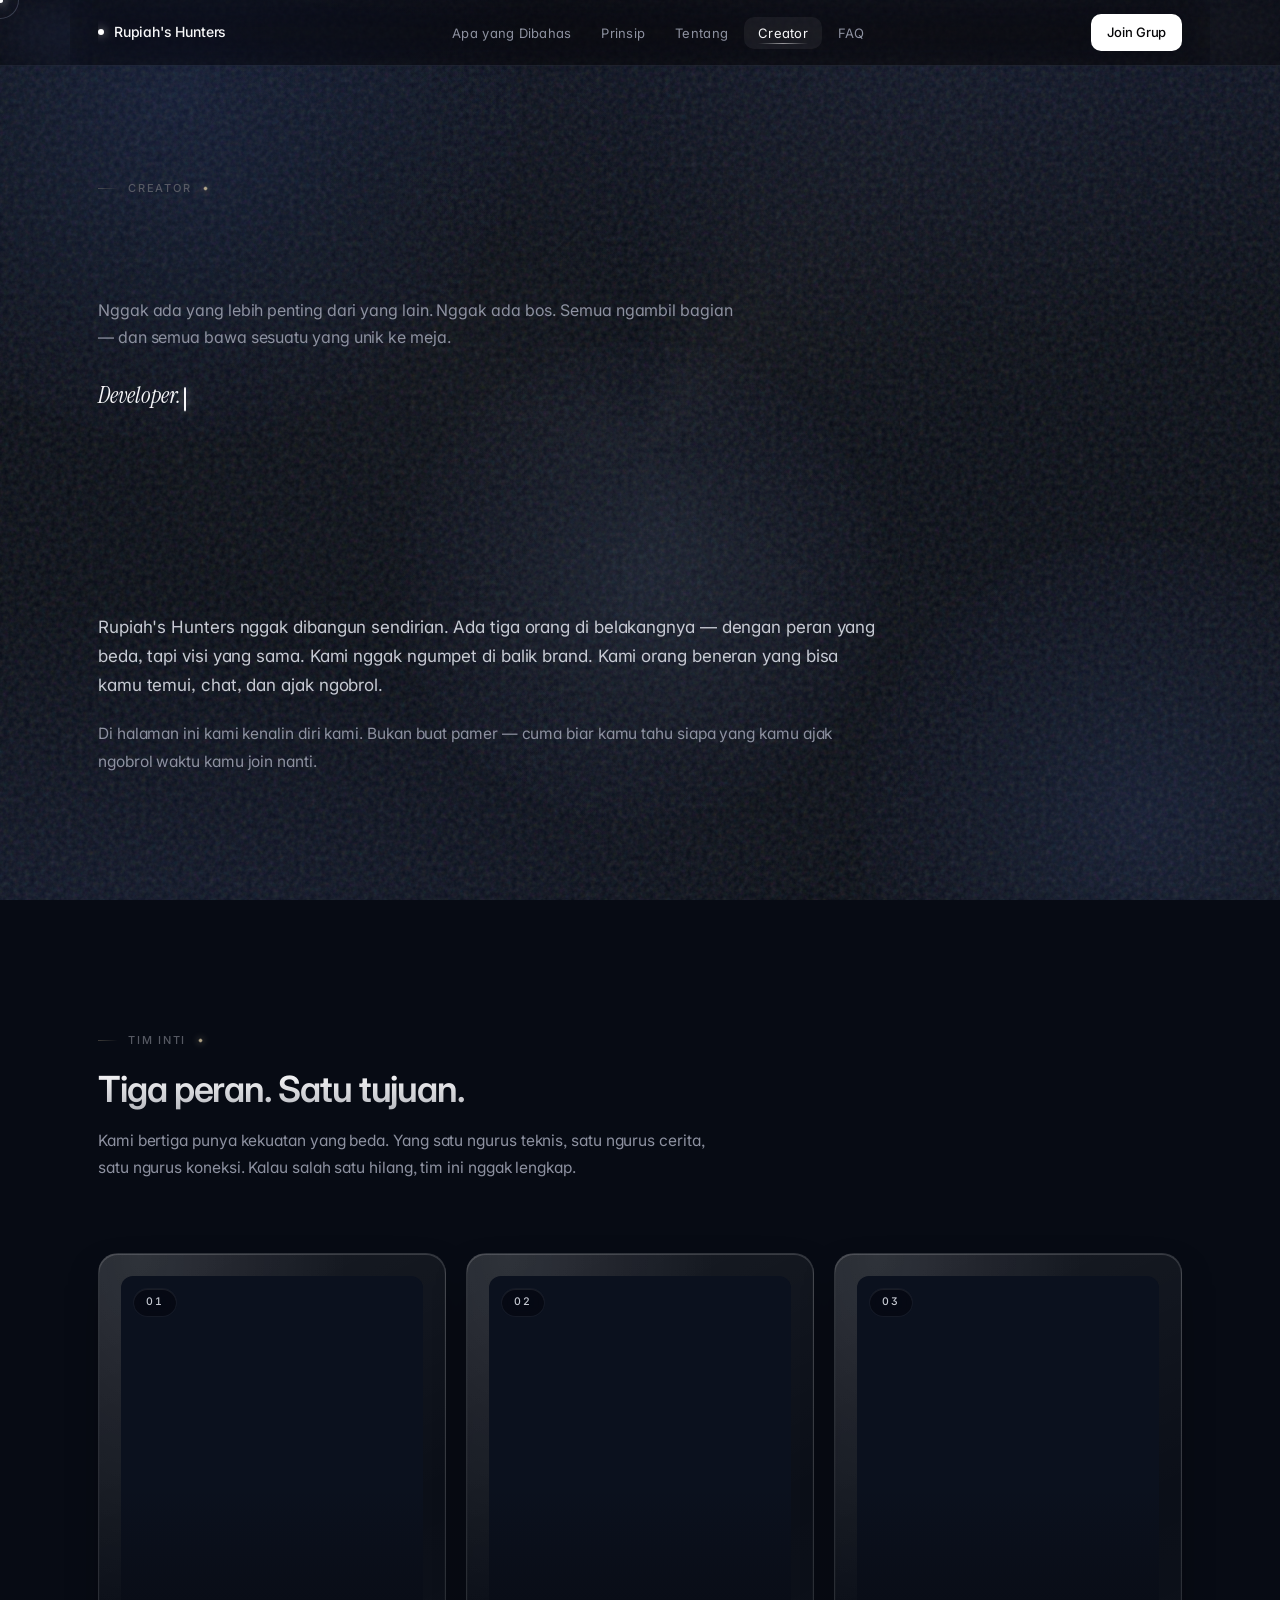
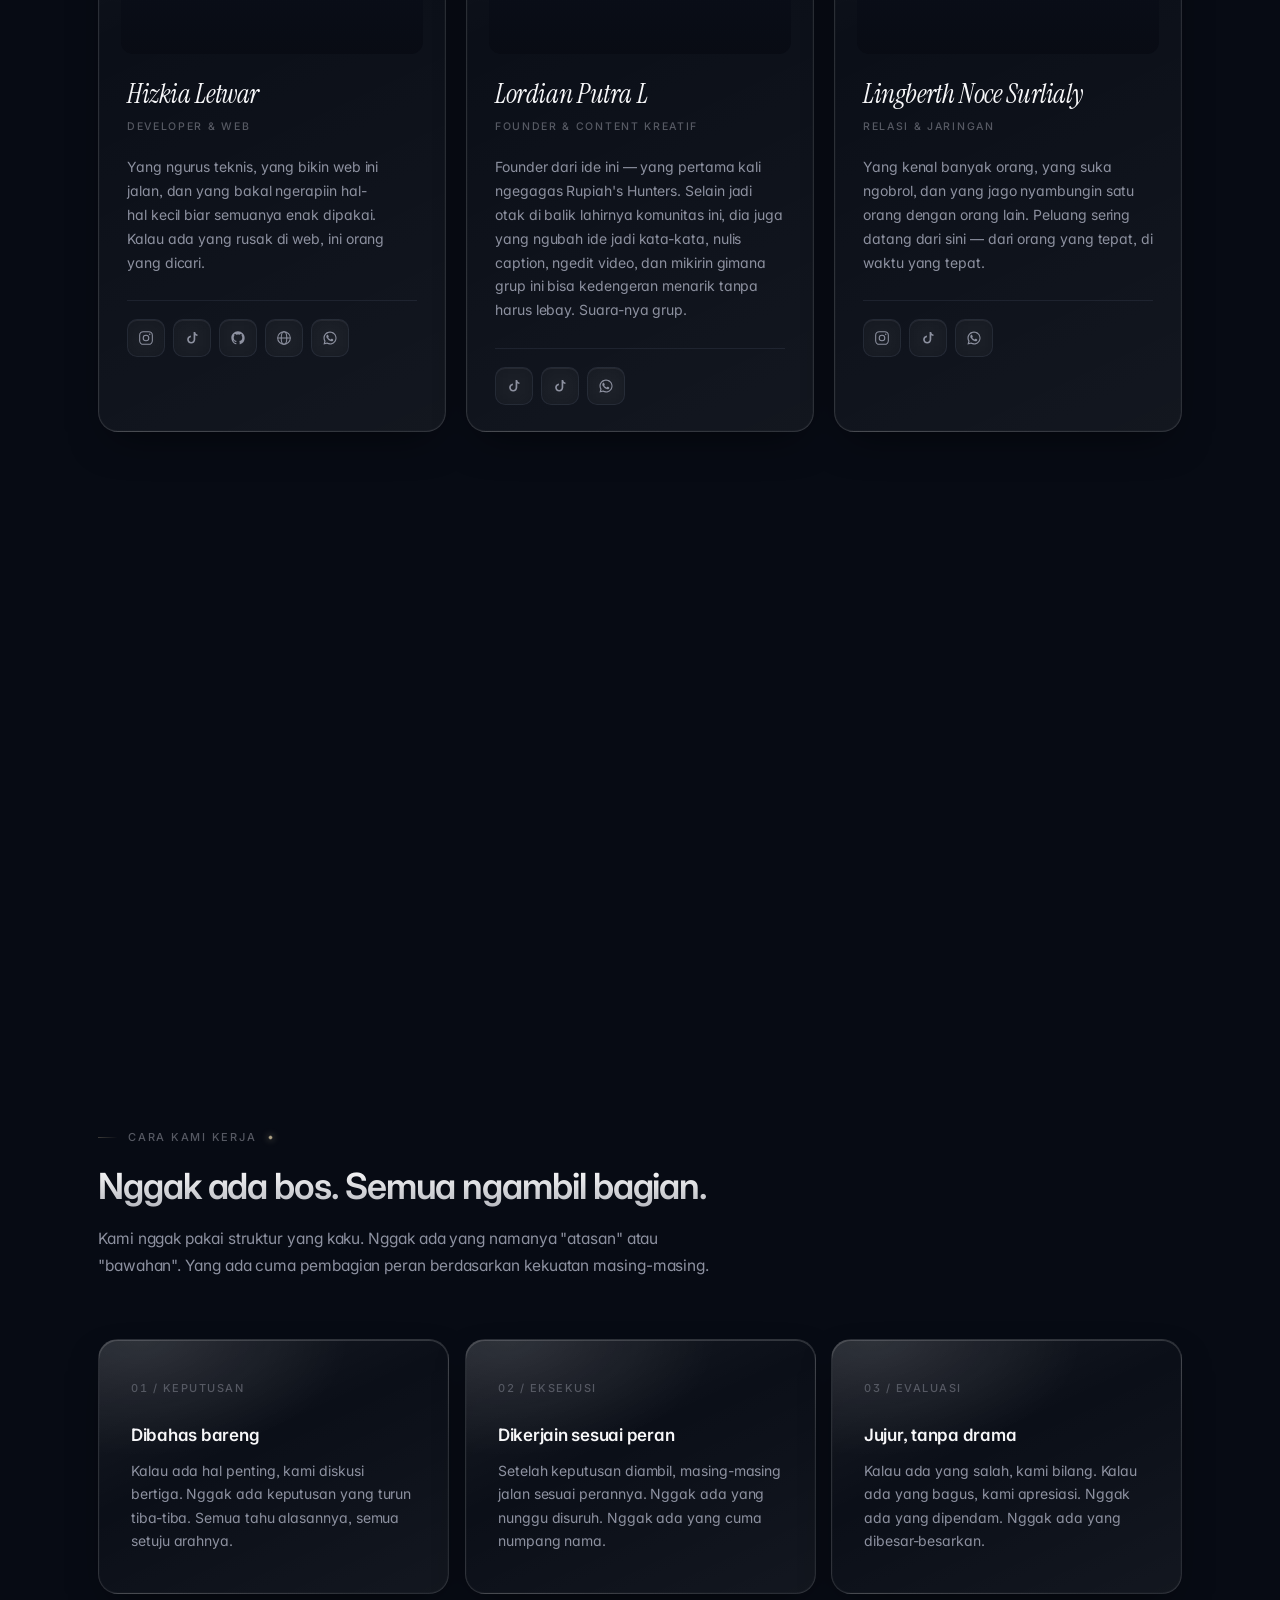
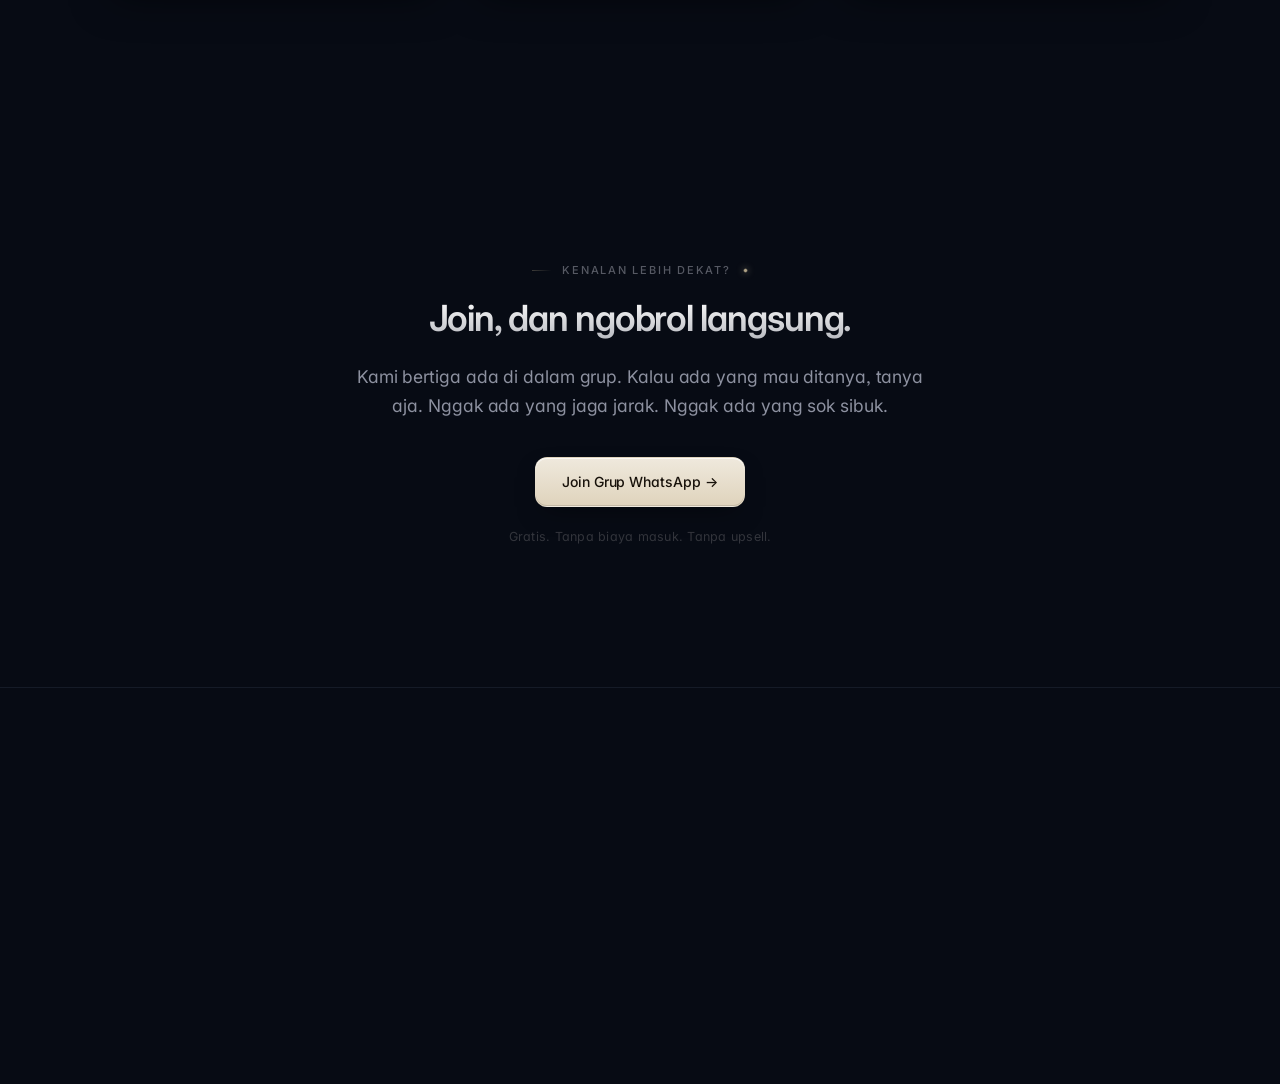
<file: creator.html>
<!DOCTYPE html>
<html lang="id">
<head>
<meta charset="UTF-8">
<meta name="viewport" content="width=device-width, initial-scale=1.0">

<script>document.documentElement.classList.add('js');</script>

<!-- favicon — monogram RH -->
<link rel="icon" href="data:image/svg+xml,%3Csvg xmlns='http://www.w3.org/2000/svg' viewBox='0 0 64 64'%3E%3Ccircle cx='32' cy='32' r='30' fill='%23050507'/%3E%3Ccircle cx='32' cy='32' r='20' fill='none' stroke='%23d8c7a1' stroke-width='2'/%3E%3Ccircle cx='32' cy='32' r='13' fill='none' stroke='%23f5f5f7' stroke-opacity='.5' stroke-width='1'/%3E%3Cpath d='M32 8v8M32 48v8M8 32h8M48 32h8' stroke='%23f5f5f7' stroke-width='2'/%3E%3Ctext x='32' y='38' font-family='Georgia,serif' font-style='italic' font-size='20' fill='%23f5f5f7' text-anchor='middle'%3ERH%3C/text%3E%3C/svg%3E">

<title>Creator — Rupiah's Hunters</title>
<meta name="description" content="Tiga orang di balik Rupiah's Hunters. Developer, founder ide, dan penghubung — satu frekuensi.">
<link rel="preconnect" href="https://fonts.googleapis.com">
<link rel="preconnect" href="https://fonts.gstatic.com" crossorigin>
<link href="https://fonts.googleapis.com/css2?family=Inter:wght@300;400;500;600;700&family=Instrument+Serif:ital@0;1&display=swap" rel="stylesheet">
<link rel="stylesheet" href="styles/style.css">
</head>
<body>

<div class="ambient" aria-hidden="true">
  <div class="orb orb-1"></div>
  <div class="orb orb-2"></div>
  <div class="orb orb-3"></div>
</div>
<div class="rh-fx" id="rhFx"></div>

<!-- ============================================
     NAVBAR
     ============================================ -->
<nav>
  <div class="nav-inner">
    <a href="index.html" class="logo">
      <span class="logo-dot"></span>
      Rupiah's Hunters
    </a>

    <ul class="nav-links">
      <li><a href="bahas.html">Apa yang Dibahas</a></li>
      <li><a href="prinsip.html">Prinsip</a></li>
      <li><a href="tentang.html">Tentang</a></li>
      <li><a href="creator.html">Creator</a></li>
      <li><a href="faq.html">FAQ</a></li>
    </ul>

    <div class="nav-right">
      <a href="https://chat.whatsapp.com/JJwnH9KzwWt23Pa05dP2R0?s=cl&p=a&mlu=4&ilr=4" target="_blank" rel="noopener" class="nav-cta">Join Grup</a>
      <button class="nav-toggle" aria-label="Menu" id="navToggle">
        <span></span><span></span><span></span>
      </button>
    </div>
  </div>

  <div class="nav-mobile" id="navMobile">
    <a href="bahas.html">Apa yang Dibahas</a>
    <a href="prinsip.html">Prinsip</a>
    <a href="tentang.html">Tentang</a>
    <a href="creator.html">Creator</a>
    <a href="faq.html">FAQ</a>
    <a href="https://chat.whatsapp.com/JJwnH9KzwWt23Pa05dP2R0?s=cl&p=a&mlu=4&ilr=4" target="_blank" rel="noopener" class="nav-mobile-cta">Join Grup WhatsApp →</a>
  </div>
</nav>

<!-- ============================================
     PAGE HERO
     ============================================ -->
<header class="page-hero reveal">
  <div class="wrap">
    <div class="section-label">Creator</div>
    <h1>Tiga orang di baliknya.</h1>
    <p>Nggak ada yang lebih penting dari yang lain. Nggak ada bos. Semua ngambil bagian — dan semua bawa sesuatu yang unik ke meja.</p>

    <p class="rotate-line" data-rotate="Developer.|Content Creator.|Penghubung.|Satu frekuensi."></p>
  </div>
</header>

<!-- ============================================
     INTRO
     ============================================ -->
<section class="reveal">
  <div class="wrap">
    <div class="prose">
      <p class="prose-lead">Rupiah's Hunters nggak dibangun sendirian. Ada tiga orang di belakangnya — dengan peran yang beda, tapi visi yang sama. Kami nggak ngumpet di balik brand. Kami orang beneran yang bisa kamu temui, chat, dan ajak ngobrol.</p>
      <p>Di halaman ini kami kenalin diri kami. Bukan buat pamer — cuma biar kamu tahu siapa yang kamu ajak ngobrol waktu kamu join nanti.</p>
    </div>
  </div>
</section>

<!-- ============================================
     CREATORS GRID
     ============================================ -->
<section class="reveal">
  <div class="wrap">
    <div class="section-head">
      <div class="section-label">Tim inti</div>
      <h2>Tiga peran. Satu tujuan.</h2>
      <p class="lead">Kami bertiga punya kekuatan yang beda. Yang satu ngurus teknis, satu ngurus cerita, satu ngurus koneksi. Kalau salah satu hilang, tim ini nggak lengkap.</p>
    </div>

    <div class="creators-grid">

      <!-- ============================================
           CREATOR 01 — Hizkia Letwar
           ============================================ -->
      <article class="creator-card">
        <div class="creator-num">01</div>

        <div class="creator-photo">
          <img src="images/iky.jpg" alt="Foto Hizkia Letwar" loading="lazy" decoding="async">
        </div>

        <div class="creator-info">
          <h3 class="creator-name">Hizkia Letwar</h3>
          <div class="creator-role">Developer &amp; Web</div>
          <p class="creator-bio">Yang ngurus teknis, yang bikin web ini jalan, dan yang bakal ngerapiin hal-hal kecil biar semuanya enak dipakai. Kalau ada yang rusak di web, ini orang yang dicari.</p>

          <div class="creator-socials">
            <!-- Instagram -->
            <a href="https://instagram.com/ikyletwar" target="_blank" rel="noopener" class="social-link" aria-label="Instagram Hizkia Letwar">
              <svg width="16" height="16" viewBox="0 0 24 24" xmlns="http://www.w3.org/2000/svg" aria-hidden="true" focusable="false">
                <rect x="2.5" y="2.5" width="19" height="19" rx="5.5" fill="none" stroke="currentColor" stroke-width="1.6"/>
                <circle cx="12" cy="12" r="4.2" fill="none" stroke="currentColor" stroke-width="1.6"/>
                <circle cx="17.6" cy="6.4" r="1.1" fill="currentColor"/>
              </svg>
            </a>

            <!-- TikTok -->
            <a href="https://tiktok.com/@ikyletwar" target="_blank" rel="noopener" class="social-link" aria-label="TikTok Hizkia Letwar">
              <svg width="16" height="16" viewBox="0 0 24 24" xmlns="http://www.w3.org/2000/svg" aria-hidden="true" focusable="false">
                <path d="M14.5 3h2.4c.2 1.9 1.4 3.4 3.3 3.7v2.4c-1.2 0-2.4-.4-3.3-1.1v6.3c0 3.4-2.7 6.1-6.1 6.1S4.7 17.7 4.7 14.3c0-3.2 2.5-5.9 5.7-6.1v2.5c-1.8.2-3.2 1.7-3.2 3.6 0 2 1.6 3.6 3.6 3.6s3.6-1.6 3.6-3.6V3z" fill="currentColor"/>
              </svg>
            </a>

            <!-- GitHub -->
            <a href="https://github.com/ikyletwar" target="_blank" rel="noopener" class="social-link" aria-label="GitHub Hizkia Letwar">
              <svg width="16" height="16" viewBox="0 0 24 24" xmlns="http://www.w3.org/2000/svg" aria-hidden="true" focusable="false">
                <path fill="currentColor" d="M12 2C6.48 2 2 6.48 2 12c0 4.42 2.87 8.17 6.84 9.5.5.09.66-.22.66-.48 0-.24-.01-.87-.01-1.7-2.78.6-3.37-1.34-3.37-1.34-.45-1.16-1.11-1.47-1.11-1.47-.91-.62.07-.61.07-.61 1 .07 1.53 1.03 1.53 1.03.89 1.53 2.34 1.09 2.91.83.09-.65.35-1.09.63-1.34-2.22-.25-4.55-1.11-4.55-4.94 0-1.09.39-1.98 1.03-2.68-.1-.25-.45-1.27.1-2.65 0 0 .84-.27 2.75 1.02A9.56 9.56 0 0 1 12 6.8c.85.004 1.71.115 2.51.34 1.91-1.29 2.75-1.02 2.75-1.02.55 1.38.2 2.4.1 2.65.64.7 1.03 1.59 1.03 2.68 0 3.84-2.34 4.69-4.57 4.94.36.31.68.92.68 1.85 0 1.34-.01 2.42-.01 2.75 0 .27.16.58.67.48A10.01 10.01 0 0 0 22 12c0-5.52-4.48-10-10-10z"/>
              </svg>
            </a>

            <!-- Personal Website -->
            <a href="https://ikyletwar.github.io/Personal-Website/" target="_blank" rel="noopener" class="social-link" aria-label="Website Personal Hizkia Letwar">
              <svg width="16" height="16" viewBox="0 0 24 24" xmlns="http://www.w3.org/2000/svg" aria-hidden="true" focusable="false">
                <circle cx="12" cy="12" r="9.5" fill="none" stroke="currentColor" stroke-width="1.6"/>
                <ellipse cx="12" cy="12" rx="4.2" ry="9.5" fill="none" stroke="currentColor" stroke-width="1.6"/>
                <path d="M2.5 12h19" stroke="currentColor" stroke-width="1.6" fill="none"/>
              </svg>
            </a>

            <!-- WhatsApp -->
            <a href="https://wa.me/6282198001785" target="_blank" rel="noopener" class="social-link" aria-label="WhatsApp Hizkia Letwar">
              <svg width="16" height="16" viewBox="0 0 24 24" xmlns="http://www.w3.org/2000/svg" aria-hidden="true" focusable="false">
                <path d="M12 2.2c-5.4 0-9.8 4.4-9.8 9.8 0 1.7.5 3.4 1.3 4.9L2.2 21.8l5.1-1.3c1.4.8 3.1 1.2 4.7 1.2 5.4 0 9.8-4.4 9.8-9.8S17.4 2.2 12 2.2zm0 17.8c-1.5 0-2.9-.4-4.1-1.1l-.3-.2-3 .8.8-2.9-.2-.3c-.8-1.2-1.2-2.7-1.2-4.2 0-4.5 3.6-8.1 8.1-8.1s8.1 3.6 8.1 8.1-3.6 8-8.2 8zm4.5-6c-.2-.1-1.4-.7-1.7-.8-.2-.1-.4-.1-.6.1-.2.2-.7.8-.8 1-.2.2-.3.2-.5.1-.2-.1-1-.4-2-1.2-.7-.7-1.2-1.5-1.4-1.7-.1-.2 0-.4.1-.5.1-.1.2-.3.4-.4.1-.1.2-.2.2-.4 0-.1 0-.3-.1-.5-.1-.1-.6-1.5-.9-2-.2-.5-.4-.5-.6-.5h-.5c-.2 0-.5.1-.7.3-.2.2-.9.9-.9 2.2 0 1.3.9 2.5 1.1 2.7.1.2 1.8 2.8 4.4 3.9.6.3 1.1.4 1.5.5.6.2 1.2.2 1.6.1.5-.1 1.4-.6 1.6-1.2.2-.6.2-1.1.1-1.2 0-.2-.2-.2-.4-.3z" fill="currentColor"/>
              </svg>
            </a>
          </div>
        </div>
      </article>

      <!-- ============================================
           CREATOR 02 — Lordian Putra L
           ============================================ -->
      <article class="creator-card">
        <div class="creator-num">02</div>

        <div class="creator-photo">
          <img src="images/lordian.jpg" alt="Foto Lordian Putra L" loading="lazy" decoding="async">
        </div>

        <div class="creator-info">
          <h3 class="creator-name">Lordian Putra L</h3>
          <div class="creator-role">Founder &amp; Content Kreatif</div>
          <p class="creator-bio">Founder dari ide ini — yang pertama kali ngegagas Rupiah's Hunters. Selain jadi otak di balik lahirnya komunitas ini, dia juga yang ngubah ide jadi kata-kata, nulis caption, ngedit video, dan mikirin gimana grup ini bisa kedengeran menarik tanpa harus lebay. Suara-nya grup.</p>

          <div class="creator-socials">
            <!-- TikTok — Main Account -->
            <a href="https://www.tiktok.com/@llwdyn24" target="_blank" rel="noopener" class="social-link" aria-label="TikTok Main Lordian Putra L">
              <svg width="16" height="16" viewBox="0 0 24 24" xmlns="http://www.w3.org/2000/svg" aria-hidden="true" focusable="false">
                <path d="M14.5 3h2.4c.2 1.9 1.4 3.4 3.3 3.7v2.4c-1.2 0-2.4-.4-3.3-1.1v6.3c0 3.4-2.7 6.1-6.1 6.1S4.7 17.7 4.7 14.3c0-3.2 2.5-5.9 5.7-6.1v2.5c-1.8.2-3.2 1.7-3.2 3.6 0 2 1.6 3.6 3.6 3.6s3.6-1.6 3.6-3.6V3z" fill="currentColor"/>
              </svg>
            </a>

            <!-- TikTok — Second Account -->
            <a href="https://www.tiktok.com/@lwdyno1" target="_blank" rel="noopener" class="social-link" aria-label="TikTok Kedua Lordian Putra L">
              <svg width="16" height="16" viewBox="0 0 24 24" xmlns="http://www.w3.org/2000/svg" aria-hidden="true" focusable="false">
                <path d="M14.5 3h2.4c.2 1.9 1.4 3.4 3.3 3.7v2.4c-1.2 0-2.4-.4-3.3-1.1v6.3c0 3.4-2.7 6.1-6.1 6.1S4.7 17.7 4.7 14.3c0-3.2 2.5-5.9 5.7-6.1v2.5c-1.8.2-3.2 1.7-3.2 3.6 0 2 1.6 3.6 3.6 3.6s3.6-1.6 3.6-3.6V3z" fill="currentColor"/>
              </svg>
            </a>

            <!-- WhatsApp -->
            <a href="https://wa.me/6282239330937" target="_blank" rel="noopener" class="social-link" aria-label="WhatsApp Lordian Putra L">
              <svg width="16" height="16" viewBox="0 0 24 24" xmlns="http://www.w3.org/2000/svg" aria-hidden="true" focusable="false">
                <path d="M12 2.2c-5.4 0-9.8 4.4-9.8 9.8 0 1.7.5 3.4 1.3 4.9L2.2 21.8l5.1-1.3c1.4.8 3.1 1.2 4.7 1.2 5.4 0 9.8-4.4 9.8-9.8S17.4 2.2 12 2.2zm0 17.8c-1.5 0-2.9-.4-4.1-1.1l-.3-.2-3 .8.8-2.9-.2-.3c-.8-1.2-1.2-2.7-1.2-4.2 0-4.5 3.6-8.1 8.1-8.1s8.1 3.6 8.1 8.1-3.6 8-8.2 8zm4.5-6c-.2-.1-1.4-.7-1.7-.8-.2-.1-.4-.1-.6.1-.2.2-.7.8-.8 1-.2.2-.3.2-.5.1-.2-.1-1-.4-2-1.2-.7-.7-1.2-1.5-1.4-1.7-.1-.2 0-.4.1-.5.1-.1.2-.3.4-.4.1-.1.2-.2.2-.4 0-.1 0-.3-.1-.5-.1-.1-.6-1.5-.9-2-.2-.5-.4-.5-.6-.5h-.5c-.2 0-.5.1-.7.3-.2.2-.9.9-.9 2.2 0 1.3.9 2.5 1.1 2.7.1.2 1.8 2.8 4.4 3.9.6.3 1.1.4 1.5.5.6.2 1.2.2 1.6.1.5-.1 1.4-.6 1.6-1.2.2-.6.2-1.1.1-1.2 0-.2-.2-.2-.4-.3z" fill="currentColor"/>
              </svg>
            </a>
          </div>
        </div>
      </article>

      <!-- ============================================
           CREATOR 03 — Lingberth Noce Surlialy
           ============================================ -->
      <article class="creator-card">
        <div class="creator-num">03</div>

        <div class="creator-photo">
          <img src="images/noce.jpg" alt="Foto Lingberth Noce Surlialy" loading="lazy" decoding="async">
        </div>

        <div class="creator-info">
          <h3 class="creator-name">Lingberth Noce Surlialy</h3>
          <div class="creator-role">Relasi &amp; Jaringan</div>
          <p class="creator-bio">Yang kenal banyak orang, yang suka ngobrol, dan yang jago nyambungin satu orang dengan orang lain. Peluang sering datang dari sini — dari orang yang tepat, di waktu yang tepat.</p>

          <div class="creator-socials">
            <!-- Instagram -->
            <a href="https://www.instagram.com/n1c0o0o" target="_blank" rel="noopener" class="social-link" aria-label="Instagram Lingberth Noce Surlialy">
              <svg width="16" height="16" viewBox="0 0 24 24" xmlns="http://www.w3.org/2000/svg" aria-hidden="true" focusable="false">
                <rect x="2.5" y="2.5" width="19" height="19" rx="5.5" fill="none" stroke="currentColor" stroke-width="1.6"/>
                <circle cx="12" cy="12" r="4.2" fill="none" stroke="currentColor" stroke-width="1.6"/>
                <circle cx="17.6" cy="6.4" r="1.1" fill="currentColor"/>
              </svg>
            </a>

            <!-- TikTok -->
            <a href="https://www.tiktok.com/@lieevrsicalm" target="_blank" rel="noopener" class="social-link" aria-label="TikTok Lingberth Noce Surlialy">
              <svg width="16" height="16" viewBox="0 0 24 24" xmlns="http://www.w3.org/2000/svg" aria-hidden="true" focusable="false">
                <path d="M14.5 3h2.4c.2 1.9 1.4 3.4 3.3 3.7v2.4c-1.2 0-2.4-.4-3.3-1.1v6.3c0 3.4-2.7 6.1-6.1 6.1S4.7 17.7 4.7 14.3c0-3.2 2.5-5.9 5.7-6.1v2.5c-1.8.2-3.2 1.7-3.2 3.6 0 2 1.6 3.6 3.6 3.6s3.6-1.6 3.6-3.6V3z" fill="currentColor"/>
              </svg>
            </a>

            <!-- WhatsApp -->
            <a href="https://wa.me/6281269416532" target="_blank" rel="noopener" class="social-link" aria-label="WhatsApp Lingberth Noce Surlialy">
              <svg width="16" height="16" viewBox="0 0 24 24" xmlns="http://www.w3.org/2000/svg" aria-hidden="true" focusable="false">
                <path d="M12 2.2c-5.4 0-9.8 4.4-9.8 9.8 0 1.7.5 3.4 1.3 4.9L2.2 21.8l5.1-1.3c1.4.8 3.1 1.2 4.7 1.2 5.4 0 9.8-4.4 9.8-9.8S17.4 2.2 12 2.2zm0 17.8c-1.5 0-2.9-.4-4.1-1.1l-.3-.2-3 .8.8-2.9-.2-.3c-.8-1.2-1.2-2.7-1.2-4.2 0-4.5 3.6-8.1 8.1-8.1s8.1 3.6 8.1 8.1-3.6 8-8.2 8zm4.5-6c-.2-.1-1.4-.7-1.7-.8-.2-.1-.4-.1-.6.1-.2.2-.7.8-.8 1-.2.2-.3.2-.5.1-.2-.1-1-.4-2-1.2-.7-.7-1.2-1.5-1.4-1.7-.1-.2 0-.4.1-.5.1-.1.2-.3.4-.4.1-.1.2-.2.2-.4 0-.1 0-.3-.1-.5-.1-.1-.6-1.5-.9-2-.2-.5-.4-.5-.6-.5h-.5c-.2 0-.5.1-.7.3-.2.2-.9.9-.9 2.2 0 1.3.9 2.5 1.1 2.7.1.2 1.8 2.8 4.4 3.9.6.3 1.1.4 1.5.5.6.2 1.2.2 1.6.1.5-.1 1.4-.6 1.6-1.2.2-.6.2-1.1.1-1.2 0-.2-.2-.2-.4-.3z" fill="currentColor"/>
              </svg>
            </a>
          </div>
        </div>
      </article>

    </div>
  </div>
</section>

<!-- ============================================
     MANIFESTO
     ============================================ -->
<section class="manifesto reveal">
  <div class="wrap">
    <blockquote class="pull-quote">
      <p>“Tiga kepala lebih baik dari satu. Asal ketiganya jujur, dan sama-sama mau gerak.”</p>
      <cite>— Rupiah's Hunters</cite>
    </blockquote>
  </div>
</section>

<!-- ============================================
     BEHIND THE SCENES
     ============================================ -->
<section class="reveal">
  <div class="wrap">
    <div class="section-head">
      <div class="section-label">Cara kami kerja</div>
      <h2>Nggak ada bos. Semua ngambil bagian.</h2>
      <p class="lead">Kami nggak pakai struktur yang kaku. Nggak ada yang namanya "atasan" atau "bawahan". Yang ada cuma pembagian peran berdasarkan kekuatan masing-masing.</p>
    </div>

    <div class="grid-3">
      <div class="card">
        <div class="card-num">01 / KEPUTUSAN</div>
        <h3>Dibahas bareng</h3>
        <p>Kalau ada hal penting, kami diskusi bertiga. Nggak ada keputusan yang turun tiba-tiba. Semua tahu alasannya, semua setuju arahnya.</p>
      </div>
      <div class="card">
        <div class="card-num">02 / EKSEKUSI</div>
        <h3>Dikerjain sesuai peran</h3>
        <p>Setelah keputusan diambil, masing-masing jalan sesuai perannya. Nggak ada yang nunggu disuruh. Nggak ada yang cuma numpang nama.</p>
      </div>
      <div class="card">
        <div class="card-num">03 / EVALUASI</div>
        <h3>Jujur, tanpa drama</h3>
        <p>Kalau ada yang salah, kami bilang. Kalau ada yang bagus, kami apresiasi. Nggak ada yang dipendam. Nggak ada yang dibesar-besarkan.</p>
      </div>
    </div>
  </div>
</section>

<!-- ============================================
     FINAL CTA
     ============================================ -->
<section class="final reveal">
  <div class="wrap">
    <div class="section-label" style="justify-content:center">Kenalan lebih dekat?</div>
    <h2>Join, dan ngobrol langsung.</h2>
    <p class="sub">Kami bertiga ada di dalam grup. Kalau ada yang mau ditanya, tanya aja. Nggak ada yang jaga jarak. Nggak ada yang sok sibuk.</p>
    <a href="https://chat.whatsapp.com/JJwnH9KzwWt23Pa05dP2R0?s=cl&p=a&mlu=4&ilr=4" target="_blank" rel="noopener" class="btn btn-primary">Join Grup WhatsApp →</a>
    <p class="hero-note">Gratis. Tanpa biaya masuk. Tanpa upsell.</p>
  </div>
</section>

<!-- ============================================
     FOOTER
     ============================================ -->
<footer>
  <div class="wrap">
    <div class="foot-grid">
      <div class="foot-brand">
        <div class="logo"><span class="logo-dot"></span>Rupiah's Hunters</div>
        <p>Komunitas bisnis & karier. Dibangun dari niat, tumbuh bareng, dari nol.</p>
      </div>
      <div class="foot-col">
        <h5>Jelajahi</h5>
        <a href="bahas.html">Apa yang Dibahas</a>
        <a href="prinsip.html">Prinsip</a>
        <a href="tentang.html">Tentang</a>
        <a href="creator.html">Creator</a>
        <a href="faq.html">FAQ</a>
      </div>
      <div class="foot-col">
        <h5>Gabung</h5>
        <a href="https://chat.whatsapp.com/JJwnH9KzwWt23Pa05dP2R0?s=cl&p=a&mlu=4&ilr=4" target="_blank" rel="noopener">Grup WhatsApp</a>
        <a href="faq.html">Aturan Grup</a>
      </div>
    </div>
    <div class="foot-bottom">
      <div>© 2025 Rupiah's Hunters. Dibangun dari niat.</div>
      <div class="foot-tag">Dari niat, jadi nyata.</div>
    </div>
  </div>
</footer>

<script src="scripts/script.js"></script>
</body>
</html>
</file>
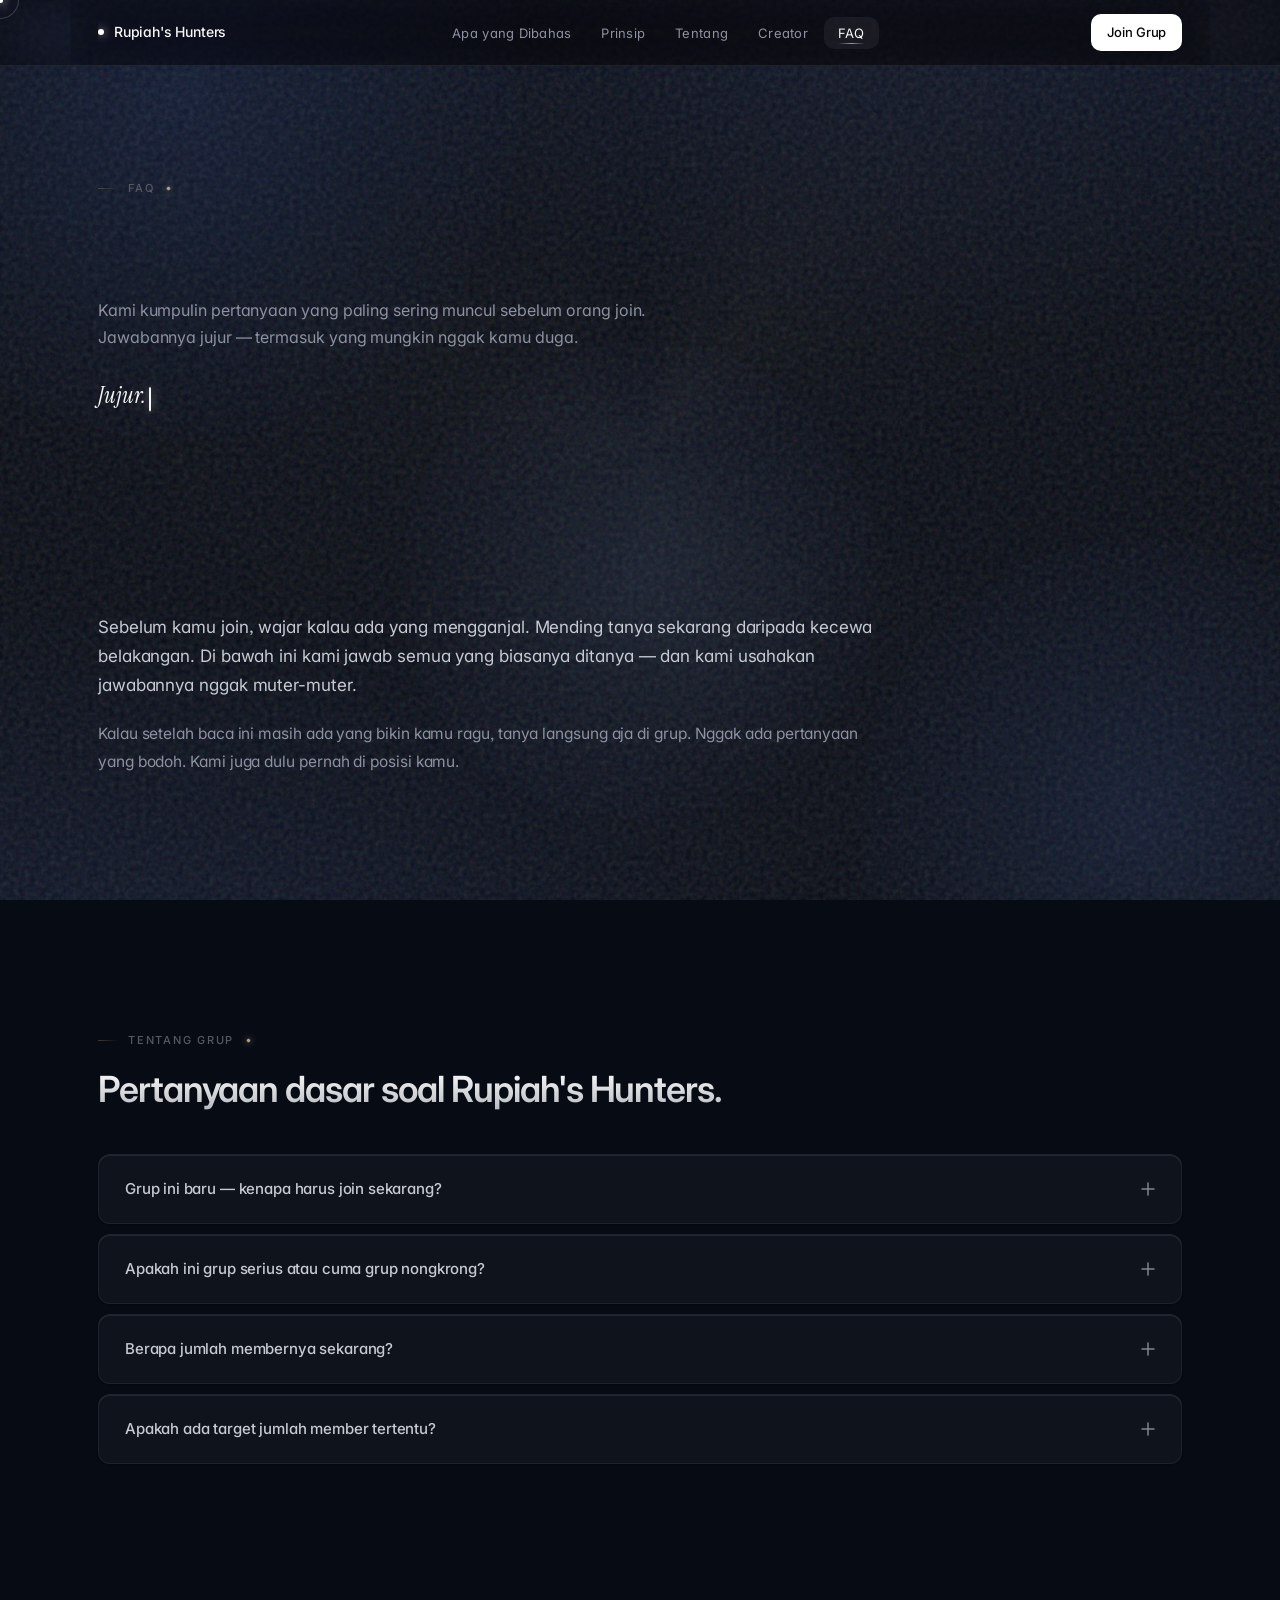
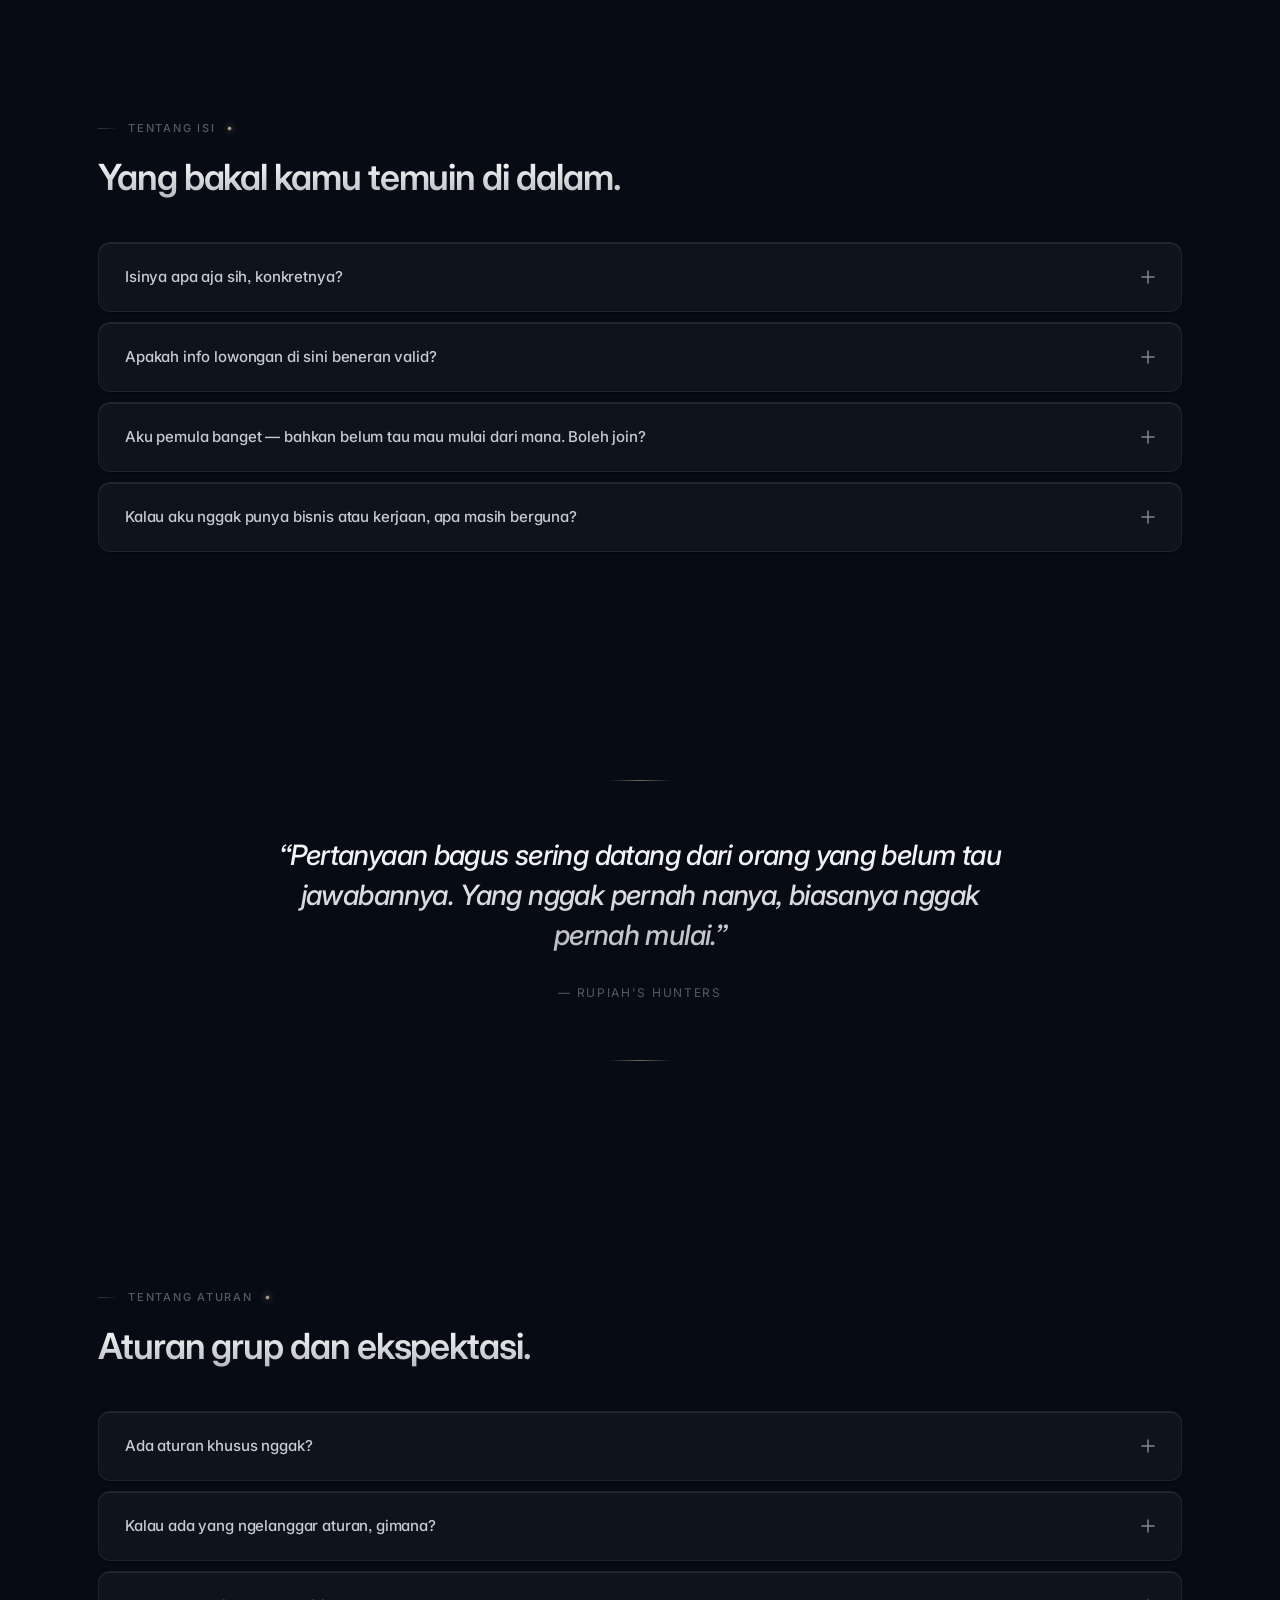
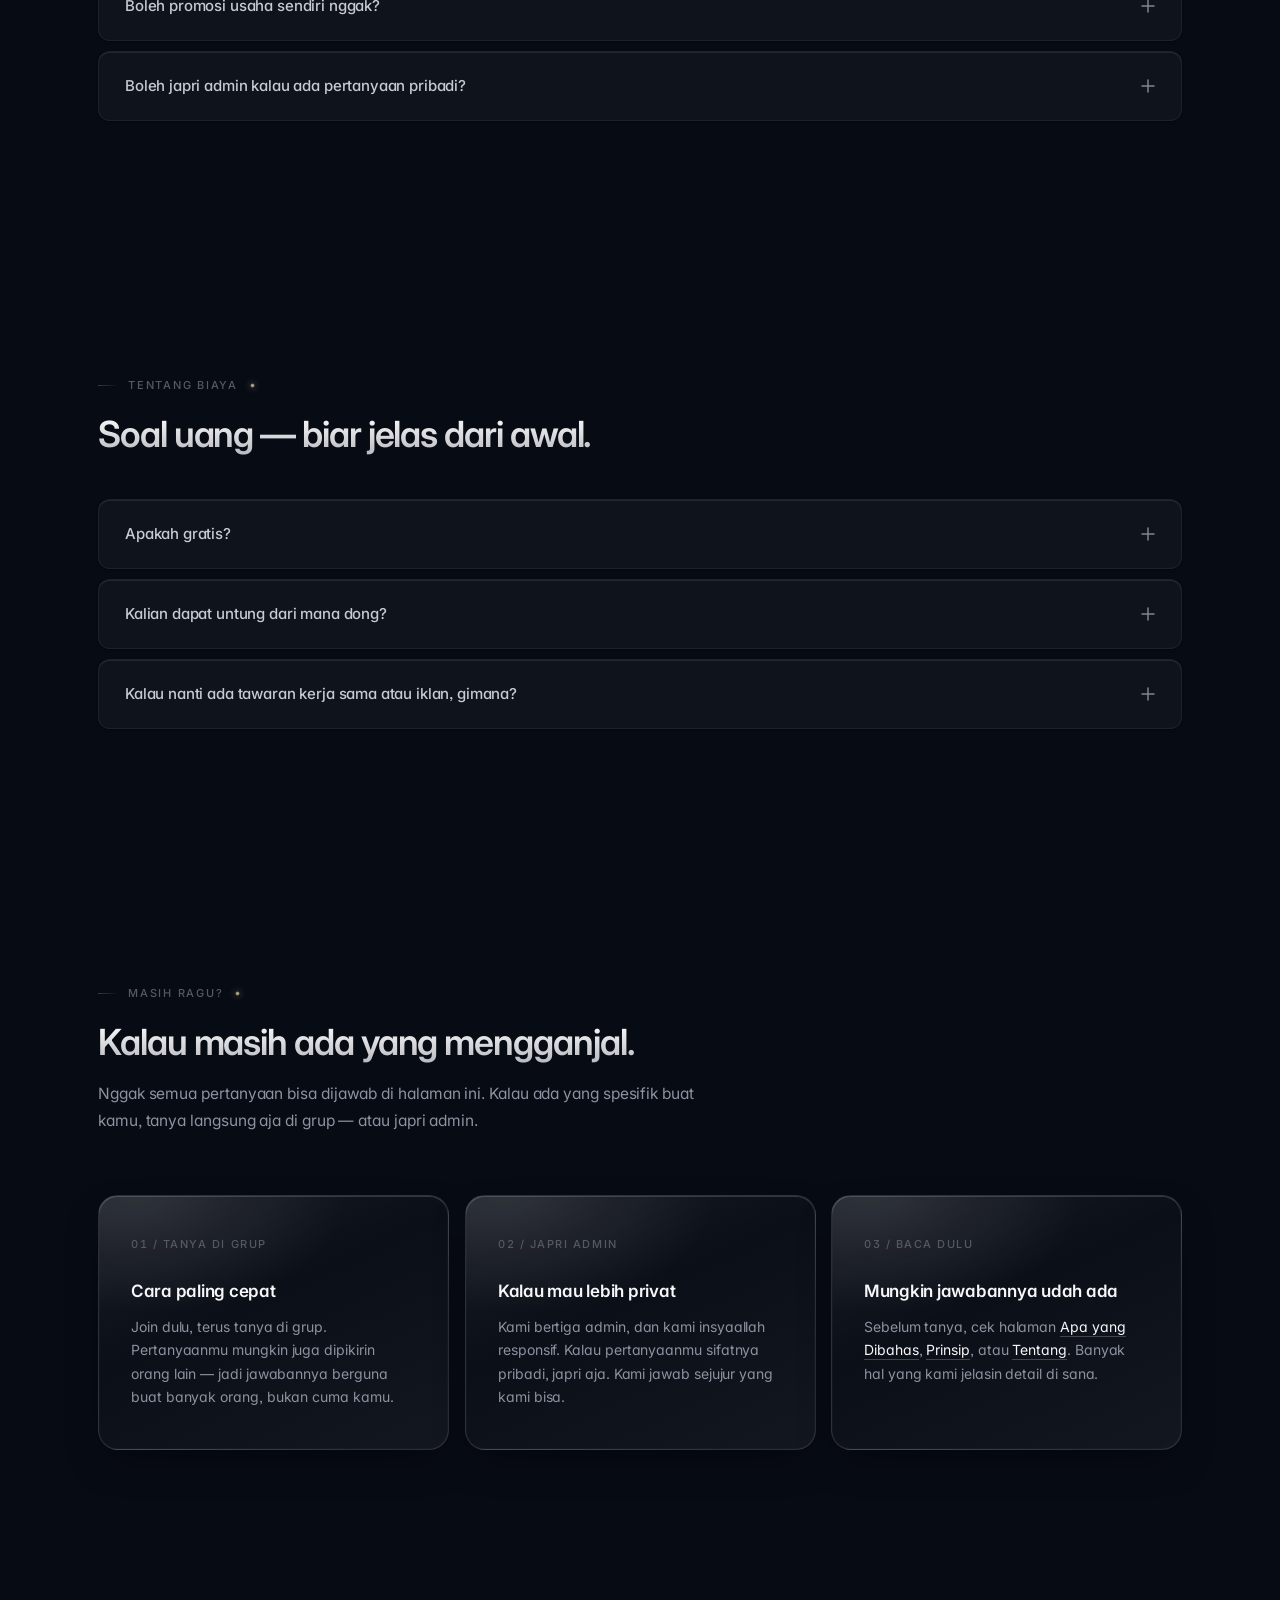
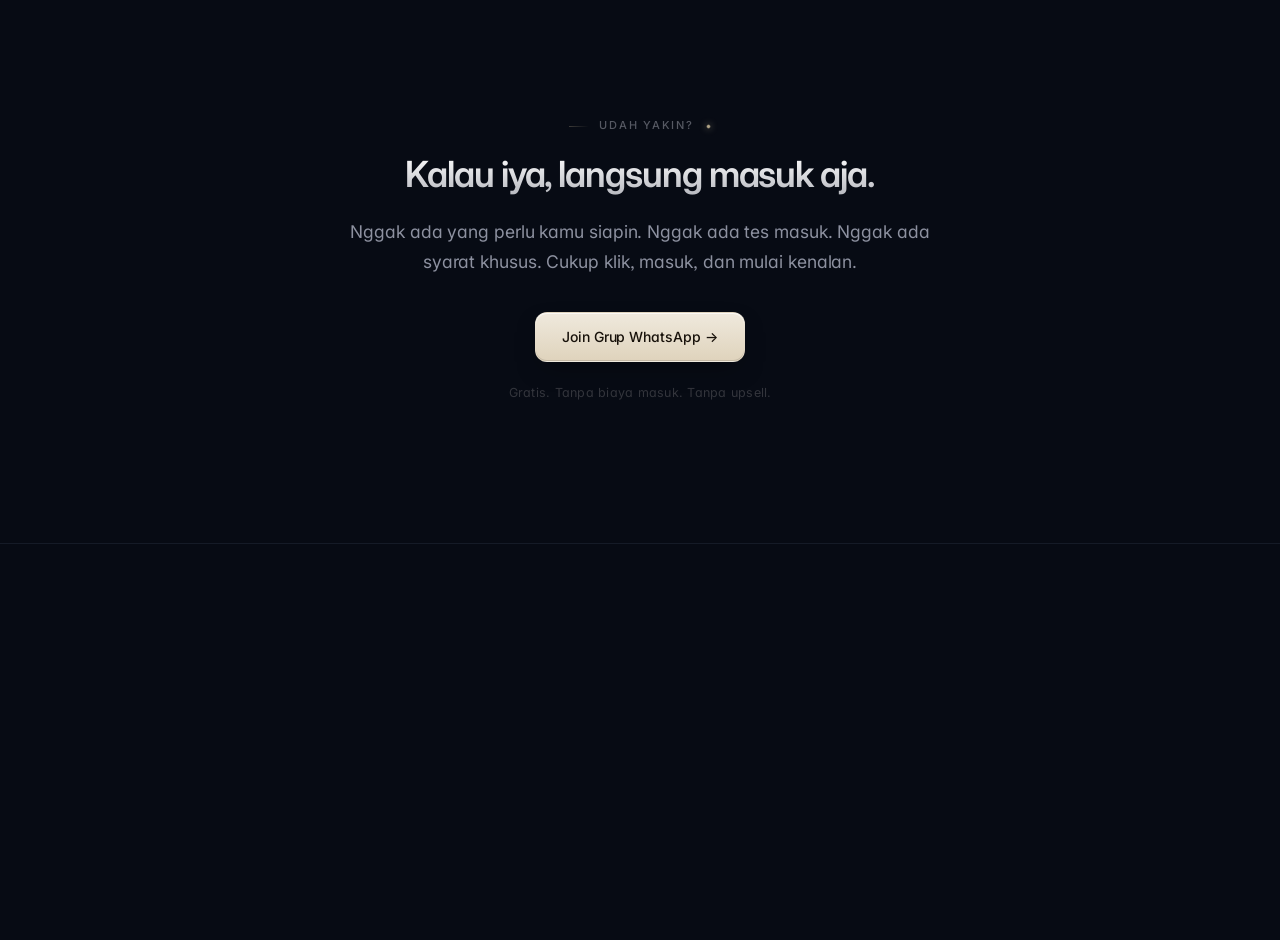
<file: faq.html>
<!DOCTYPE html>
<html lang="id">
<head>
<meta charset="UTF-8">
<meta name="viewport" content="width=device-width, initial-scale=1.0">

<!-- JS class — cegah flash sebelum reveal -->
<script>document.documentElement.classList.add('js');</script>

<!-- favicon — monogram RH -->
<link rel="icon" href="data:image/svg+xml,%3Csvg xmlns='http://www.w3.org/2000/svg' viewBox='0 0 64 64'%3E%3Ccircle cx='32' cy='32' r='30' fill='%23050507'/%3E%3Ccircle cx='32' cy='32' r='20' fill='none' stroke='%23d8c7a1' stroke-width='2'/%3E%3Ccircle cx='32' cy='32' r='13' fill='none' stroke='%23f5f5f7' stroke-opacity='.5' stroke-width='1'/%3E%3Cpath d='M32 8v8M32 48v8M8 32h8M48 32h8' stroke='%23f5f5f7' stroke-width='2'/%3E%3Ctext x='32' y='38' font-family='Georgia,serif' font-style='italic' font-size='20' fill='%23f5f5f7' text-anchor='middle'%3ERH%3C/text%3E%3C/svg%3E">

<title>FAQ — Rupiah's Hunters</title>
<meta name="description" content="Pertanyaan yang sering ditanya tentang Rupiah's Hunters. Jawaban jujur, tanpa basa-basi.">
<link rel="preconnect" href="https://fonts.googleapis.com">
<link rel="preconnect" href="https://fonts.gstatic.com" crossorigin>
<link href="https://fonts.googleapis.com/css2?family=Inter:wght@300;400;500;600;700&family=Instrument+Serif:ital@0;1&display=swap" rel="stylesheet">
<link rel="stylesheet" href="styles/style.css">
</head>
<body>

<div class="ambient" aria-hidden="true">
  <div class="orb orb-1"></div>
  <div class="orb orb-2"></div>
  <div class="orb orb-3"></div>
</div>
<div class="rh-fx" id="rhFx"></div>

<!-- ============================================
     NAVBAR
     ============================================ -->
<nav>
  <div class="nav-inner">
    <a href="index.html" class="logo">
      <span class="logo-dot"></span>
      Rupiah's Hunters
    </a>

    <ul class="nav-links">
      <li><a href="bahas.html">Apa yang Dibahas</a></li>
      <li><a href="prinsip.html">Prinsip</a></li>
      <li><a href="tentang.html">Tentang</a></li>
      <li><a href="creator.html">Creator</a></li>
      <li><a href="faq.html">FAQ</a></li>
    </ul>

    <div class="nav-right">
      <a href="https://chat.whatsapp.com/JJwnH9KzwWt23Pa05dP2R0?s=cl&p=a&mlu=4&ilr=4" target="_blank" rel="noopener" class="nav-cta">Join Grup</a>
      <button class="nav-toggle" aria-label="Menu" id="navToggle">
        <span></span><span></span><span></span>
      </button>
    </div>
  </div>

  <div class="nav-mobile" id="navMobile">
    <a href="bahas.html">Apa yang Dibahas</a>
    <a href="prinsip.html">Prinsip</a>
    <a href="tentang.html">Tentang</a>
    <a href="creator.html">Creator</a>
    <a href="faq.html">FAQ</a>
    <a href="https://chat.whatsapp.com/JJwnH9KzwWt23Pa05dP2R0?s=cl&p=a&mlu=4&ilr=4" target="_blank" rel="noopener" class="nav-mobile-cta">Join Grup WhatsApp →</a>
  </div>
</nav>

<!-- ============================================
     PAGE HERO
     ============================================ -->
<header class="page-hero reveal">
  <div class="wrap">
    <div class="section-label">FAQ</div>
    <h1>Yang sering ditanya.</h1>
    <p>Kami kumpulin pertanyaan yang paling sering muncul sebelum orang join. Jawabannya jujur — termasuk yang mungkin nggak kamu duga.</p>

    <p class="rotate-line" data-rotate="Jujur.|Transparan.|Tanpa basa-basi.|Gratis."></p>
  </div>
</header>

<!-- ============================================
     INTRO
     ============================================ -->
<section class="reveal">
  <div class="wrap">
    <div class="prose">
      <p class="prose-lead">Sebelum kamu join, wajar kalau ada yang mengganjal. Mending tanya sekarang daripada kecewa belakangan. Di bawah ini kami jawab semua yang biasanya ditanya — dan kami usahakan jawabannya nggak muter-muter.</p>
      <p>Kalau setelah baca ini masih ada yang bikin kamu ragu, tanya langsung aja di grup. Nggak ada pertanyaan yang bodoh. Kami juga dulu pernah di posisi kamu.</p>
    </div>
  </div>
</section>

<!-- ============================================
     FAQ SECTION 1 — TENTANG GRUP
     ============================================ -->
<section class="reveal">
  <div class="wrap">
    <div class="section-head">
      <div class="section-label">Tentang grup</div>
      <h2>Pertanyaan dasar soal Rupiah's Hunters.</h2>
    </div>

    <div class="faq-list">
      <details>
        <summary>Grup ini baru — kenapa harus join sekarang?</summary>
        <p>Justru karena baru, kamu bisa jadi bagian dari fondasi. Ikut membentuk arah, ikut membangun budaya, dan tumbuh bersama dari awal. Kalau kamu join grup yang sudah besar dan ramai, biasanya kamu cuma jadi penonton. Di sini, kamu bisa jadi bagian dari cerita yang lagi dimulai.</p>
        <p>Selain itu, jadi anggota awal itu punya keuntungan sendiri: kamu lebih dikenal, lebih diingat, dan lebih gampang dipercaya. Reputasi dibangun dari kehadiran yang konsisten — bukan dari ikut rame belakangan.</p>
      </details>

      <details>
        <summary>Apakah ini grup serius atau cuma grup nongkrong?</summary>
        <p>Dua-duanya. Serius, tapi nggak kaku. Kami bisa bahas hal-hal penting seperti strategi bisnis atau persiapan interview, tapi kami juga bisa ngobrol santai soal hal-hal kecil yang tetap berguna. Yang kami hindari cuma satu: ngobrol panjang yang nggak ada ujungnya.</p>
      </details>

      <details>
        <summary>Berapa jumlah membernya sekarang?</summary>
        <p>Jujur: masih kecil. Kami bertiga sebagai pendiri, dan itu baru awal. Kami sengaja nggak buru-buru mengundang banyak orang. Kami lebih suka membangun budaya dulu — biar orang-orang yang masuk ke sini tau apa yang diharapkan, dan nggak cuma numpang rame.</p>
      </details>

      <details>
        <summary>Apakah ada target jumlah member tertentu?</summary>
        <p>Nggak ada. Kami nggak kejar jumlah. Kalau grup ini tumbuh jadi 10 orang yang beneran serius, itu lebih berharga buat kami daripada 100 orang yang cuma lewat. Kualitas dulu, kuantitas nanti.</p>
      </details>
    </div>
  </div>
</section>

<!-- ============================================
     FAQ SECTION 2 — TENTANG ISI
     ============================================ -->
<section class="reveal">
  <div class="wrap">
    <div class="section-head">
      <div class="section-label">Tentang isi</div>
      <h2>Yang bakal kamu temuin di dalam.</h2>
    </div>

    <div class="faq-list">
      <details>
        <summary>Isinya apa aja sih, konkretnya?</summary>
        <p>Tiga hal utama: <strong>bisnis</strong>, <strong>karier</strong>, dan <strong>relasi</strong>. Yang lebih konkret: diskusi soal cara mulai usaha, info lowongan kerja yang masih beneran buka, tips lamaran dan interview, tanya-jawab seputar skill, dan obrolan santai yang tetap berguna.</p>
        <p>Yang <em>tidak</em> bakal kamu temuin: spam promosi, grup jualan, atau link-link yang ujungnya cuma nyari klik.</p>
      </details>

      <details>
        <summary>Apakah info lowongan di sini beneran valid?</summary>
        <p>Kami usahakan iya. Setiap lowongan yang di-share akan dibahas: dari mana sumbernya, masih buka atau nggak, dan konteksnya seperti apa. Kalau ternyata sudah tutup atau mencurigakan, akan kami tandai. Kami nggak mau grup ini jadi tempat link-link nggak jelas.</p>
      </details>

      <details>
        <summary>Aku pemula banget — bahkan belum tau mau mulai dari mana. Boleh join?</summary>
        <p>Sangat boleh. Justru grup ini dibuka untuk orang yang masih di titik nol dan mau mulai. Yang penting niatnya serius bertumbuh, bukan cuma cari cuan instan. Semua orang pernah jadi pemula. Kami nggak akan menertawakan pertanyaan yang kamu pikir "bodoh".</p>
      </details>

      <details>
        <summary>Kalau aku nggak punya bisnis atau kerjaan, apa masih berguna?</summary>
        <p>Justru di situ gunanya. Grup ini bukan buat orang yang sudah sukses. Grup ini buat orang yang lagi berjuang — atau mau mulai berjuang. Kalau kamu sudah sukses dan mau bantu orang lain, juga boleh banget. Tapi kalau kamu masih di awal, kamu ada di tempat yang tepat.</p>
      </details>
    </div>
  </div>
</section>

<!-- ============================================
     MANIFESTO
     ============================================ -->
<section class="manifesto reveal">
  <div class="wrap">
    <blockquote class="pull-quote">
      <p>“Pertanyaan bagus sering datang dari orang yang belum tau jawabannya. Yang nggak pernah nanya, biasanya nggak pernah mulai.”</p>
      <cite>— Rupiah's Hunters</cite>
    </blockquote>
  </div>
</section>

<!-- ============================================
     FAQ SECTION 3 — TENTANG ATURAN
     ============================================ -->
<section class="reveal">
  <div class="wrap">
    <div class="section-head">
      <div class="section-label">Tentang aturan</div>
      <h2>Aturan grup dan ekspektasi.</h2>
    </div>

    <div class="faq-list">
      <details>
        <summary>Ada aturan khusus nggak?</summary>
        <p>Cuma satu aturan inti: <strong>jangan bikin grup ini jadi tempat sampah</strong>. No spam. No promosi pribadi berlebihan. No drama. No link-link yang nggak jelas arahnya. Sisanya — ngobrol, tanya, cerita, bantu — silakan sepuasnya.</p>
        <p>Kalau nanti ada yang perlu ditambah, kami akan diskusikan terbuka. Nggak ada aturan yang turun tiba-tiba dari langit.</p>
      </details>

      <details>
        <summary>Kalau ada yang ngelanggar aturan, gimana?</summary>
        <p>Kami nggak langsung tendang. Biasanya kami tegur dulu, pribadi atau di grup, tergantung situasinya. Kalau diulang-ulang dan nggak ada niat baik, baru kami ambil tindakan lebih tegas. Prinsipnya: kita semua manusia, yang penting saling menghormati.</p>
      </details>

      <details>
        <summary>Boleh promosi usaha sendiri nggak?</summary>
        <p>Boleh, dengan catatan. Kalau kamu punya usaha yang menurutmu berguna buat member lain, boleh banget share — tapi jangan spam, jangan tiap hari, dan jangan maksa. Kalau memang berguna, orang bakal tertarik sendiri. Kalau cuma promosi doang, itu yang kami hindari.</p>
      </details>

      <details>
        <summary>Boleh japri admin kalau ada pertanyaan pribadi?</summary>
        <p>Boleh. Kami bertiga admin, dan kami insyaallah responsif. Tapi kalau pertanyaannya bisa dibahas di grup, lebih baik di grup — biar yang lain juga bisa belajar. Kalau memang sifatnya pribadi, japri aja.</p>
      </details>
    </div>
  </div>
</section>

<!-- ============================================
     FAQ SECTION 4 — TENTANG BIAYA
     ============================================ -->
<section class="reveal">
  <div class="wrap">
    <div class="section-head">
      <div class="section-label">Tentang biaya</div>
      <h2>Soal uang — biar jelas dari awal.</h2>
    </div>

    <div class="faq-list">
      <details>
        <summary>Apakah gratis?</summary>
        <p>Ya, sepenuhnya gratis. Tidak ada biaya masuk, tidak ada iuran bulanan, tidak ada upsell ke produk apapun. Kalau nanti ada hal yang berbayar (misalnya workshop opsional), itu murni pilihan dan akan diinfokan terbuka — nggak ada yang dipaksa.</p>
      </details>

      <details>
        <summary>Kalian dapat untung dari mana dong?</summary>
        <p>Jujur: untuk sekarang, nggak ada untung material. Kami bikin grup ini karena kami sendiri butuh, dan kami pikir orang lain juga. Kalau nanti ke depan ada model yang memungkinkan grup ini sustain tanpa ngerugiin member, kami akan pikirkan — dan diskusikan terbuka dulu.</p>
      </details>

      <details>
        <summary>Kalau nanti ada tawaran kerja sama atau iklan, gimana?</summary>
        <p>Akan kami bahas dulu dengan member. Kami nggak mau grup ini jadi tempat iklan yang isinya cuma jualan. Kalau ada kerja sama yang menurut kami berguna buat member, akan kami share terus terang bahwa itu sponsored. Transparan dari awal.</p>
      </details>
    </div>
  </div>
</section>

<!-- ============================================
     STILL HAVE QUESTIONS
     ============================================ -->
<section class="reveal">
  <div class="wrap">
    <div class="section-head">
      <div class="section-label">Masih ragu?</div>
      <h2>Kalau masih ada yang mengganjal.</h2>
      <p class="lead">Nggak semua pertanyaan bisa dijawab di halaman ini. Kalau ada yang spesifik buat kamu, tanya langsung aja di grup — atau japri admin.</p>
    </div>

    <div class="grid-3">
      <div class="card">
        <div class="card-num">01 / TANYA DI GRUP</div>
        <h3>Cara paling cepat</h3>
        <p>Join dulu, terus tanya di grup. Pertanyaanmu mungkin juga dipikirin orang lain — jadi jawabannya berguna buat banyak orang, bukan cuma kamu.</p>
      </div>
      <div class="card">
        <div class="card-num">02 / JAPRI ADMIN</div>
        <h3>Kalau mau lebih privat</h3>
        <p>Kami bertiga admin, dan kami insyaallah responsif. Kalau pertanyaanmu sifatnya pribadi, japri aja. Kami jawab sejujur yang kami bisa.</p>
      </div>
      <div class="card">
        <div class="card-num">03 / BACA DULU</div>
        <h3>Mungkin jawabannya udah ada</h3>
        <p>Sebelum tanya, cek halaman <a href="bahas.html">Apa yang Dibahas</a>, <a href="prinsip.html">Prinsip</a>, atau <a href="tentang.html">Tentang</a>. Banyak hal yang kami jelasin detail di sana.</p>
      </div>
    </div>
  </div>
</section>

<!-- ============================================
     FINAL CTA
     ============================================ -->
<section class="final reveal">
  <div class="wrap">
    <div class="section-label" style="justify-content:center">Udah yakin?</div>
    <h2>Kalau iya, langsung masuk aja.</h2>
    <p class="sub">Nggak ada yang perlu kamu siapin. Nggak ada tes masuk. Nggak ada syarat khusus. Cukup klik, masuk, dan mulai kenalan.</p>
    <a href="https://chat.whatsapp.com/JJwnH9KzwWt23Pa05dP2R0?s=cl&p=a&mlu=4&ilr=4" target="_blank" rel="noopener" class="btn btn-primary">Join Grup WhatsApp →</a>
    <p class="hero-note">Gratis. Tanpa biaya masuk. Tanpa upsell.</p>
  </div>
</section>

<!-- ============================================
     FOOTER
     ============================================ -->
<footer>
  <div class="wrap">
    <div class="foot-grid">
      <div class="foot-brand">
        <div class="logo"><span class="logo-dot"></span>Rupiah's Hunters</div>
        <p>Komunitas bisnis & karier. Dibangun dari niat, tumbuh bareng, dari nol.</p>
      </div>
      <div class="foot-col">
        <h5>Jelajahi</h5>
        <a href="bahas.html">Apa yang Dibahas</a>
        <a href="prinsip.html">Prinsip</a>
        <a href="tentang.html">Tentang</a>
        <a href="creator.html">Creator</a>
        <a href="faq.html">FAQ</a>
      </div>
      <div class="foot-col">
        <h5>Gabung</h5>
        <a href="https://chat.whatsapp.com/JJwnH9KzwWt23Pa05dP2R0?s=cl&p=a&mlu=4&ilr=4" target="_blank" rel="noopener">Grup WhatsApp</a>
        <a href="faq.html">Aturan Grup</a>
      </div>
    </div>
    <div class="foot-bottom">
      <div>© 2025 Rupiah's Hunters. Dibangun dari niat.</div>
      <div class="foot-tag">Dari niat, jadi nyata.</div>
    </div>
  </div>
</footer>

<script src="scripts/script.js"></script>
</body>
</html>
</file>
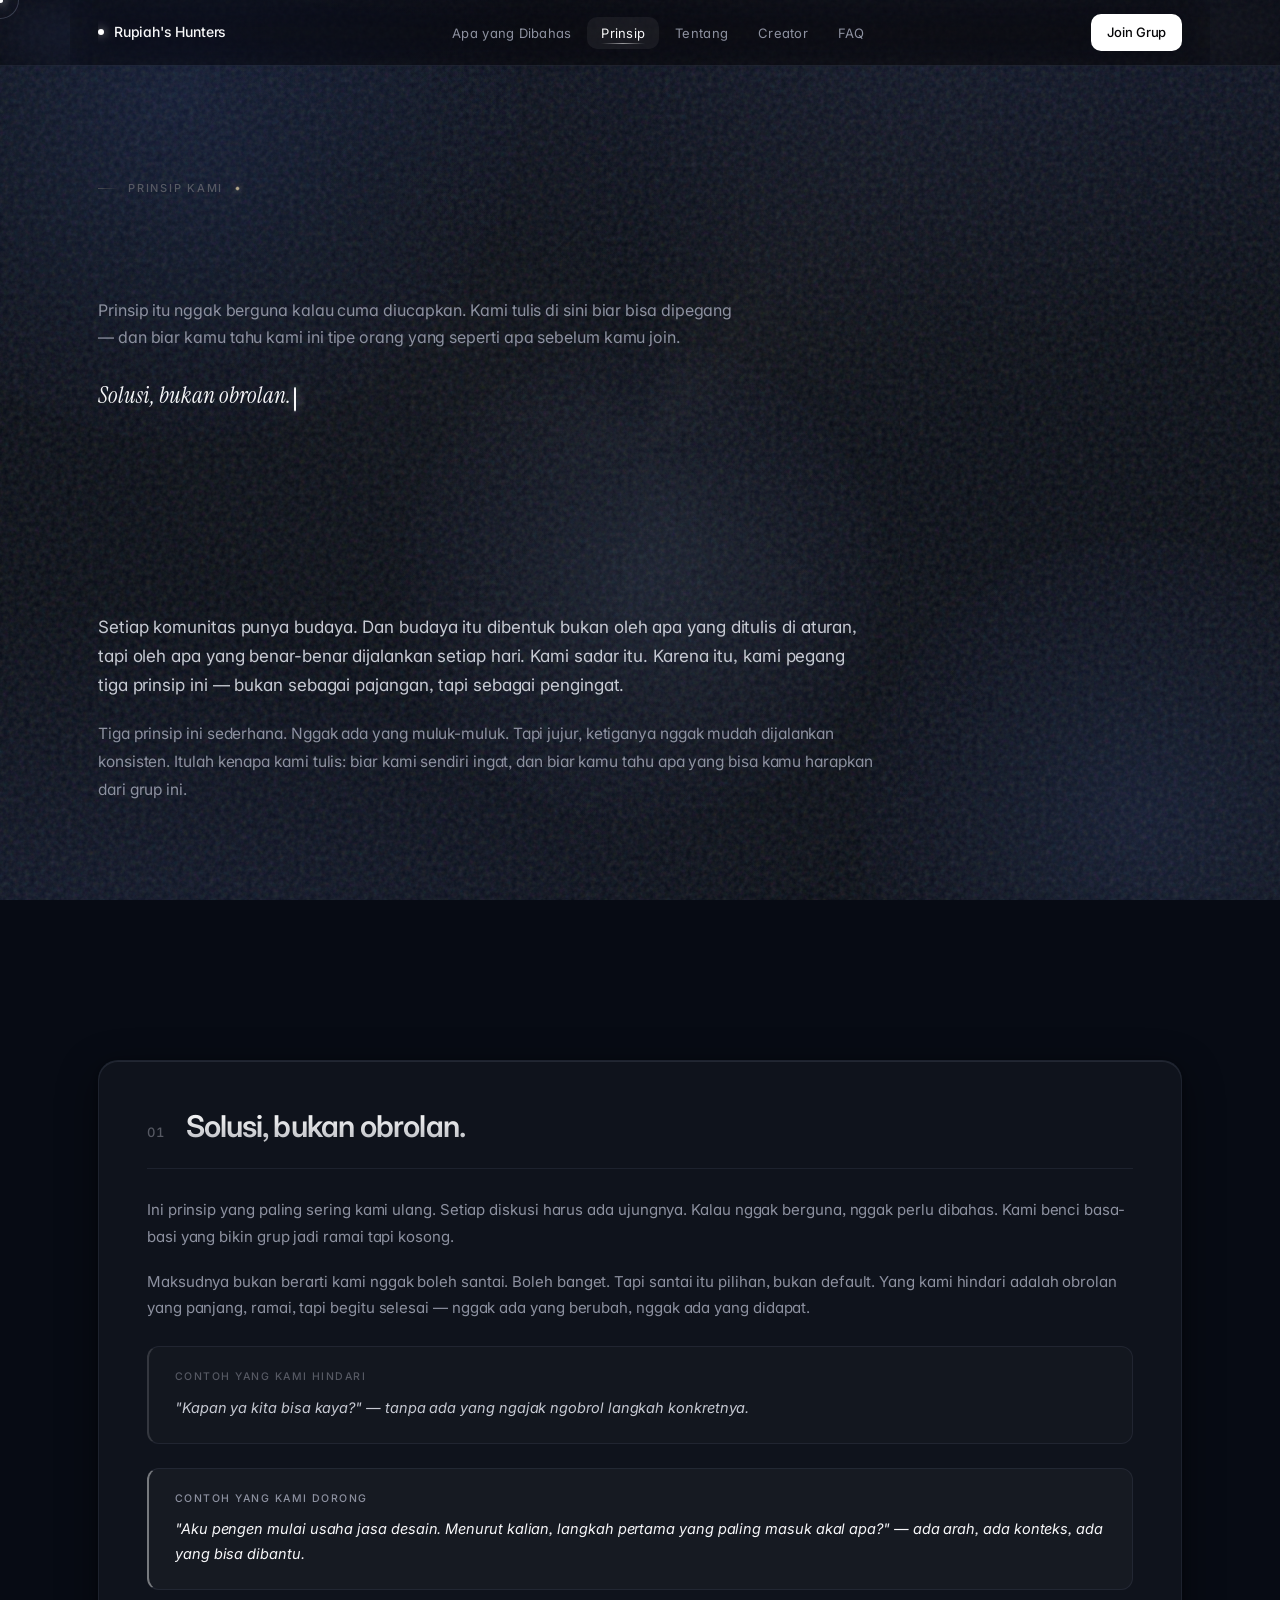
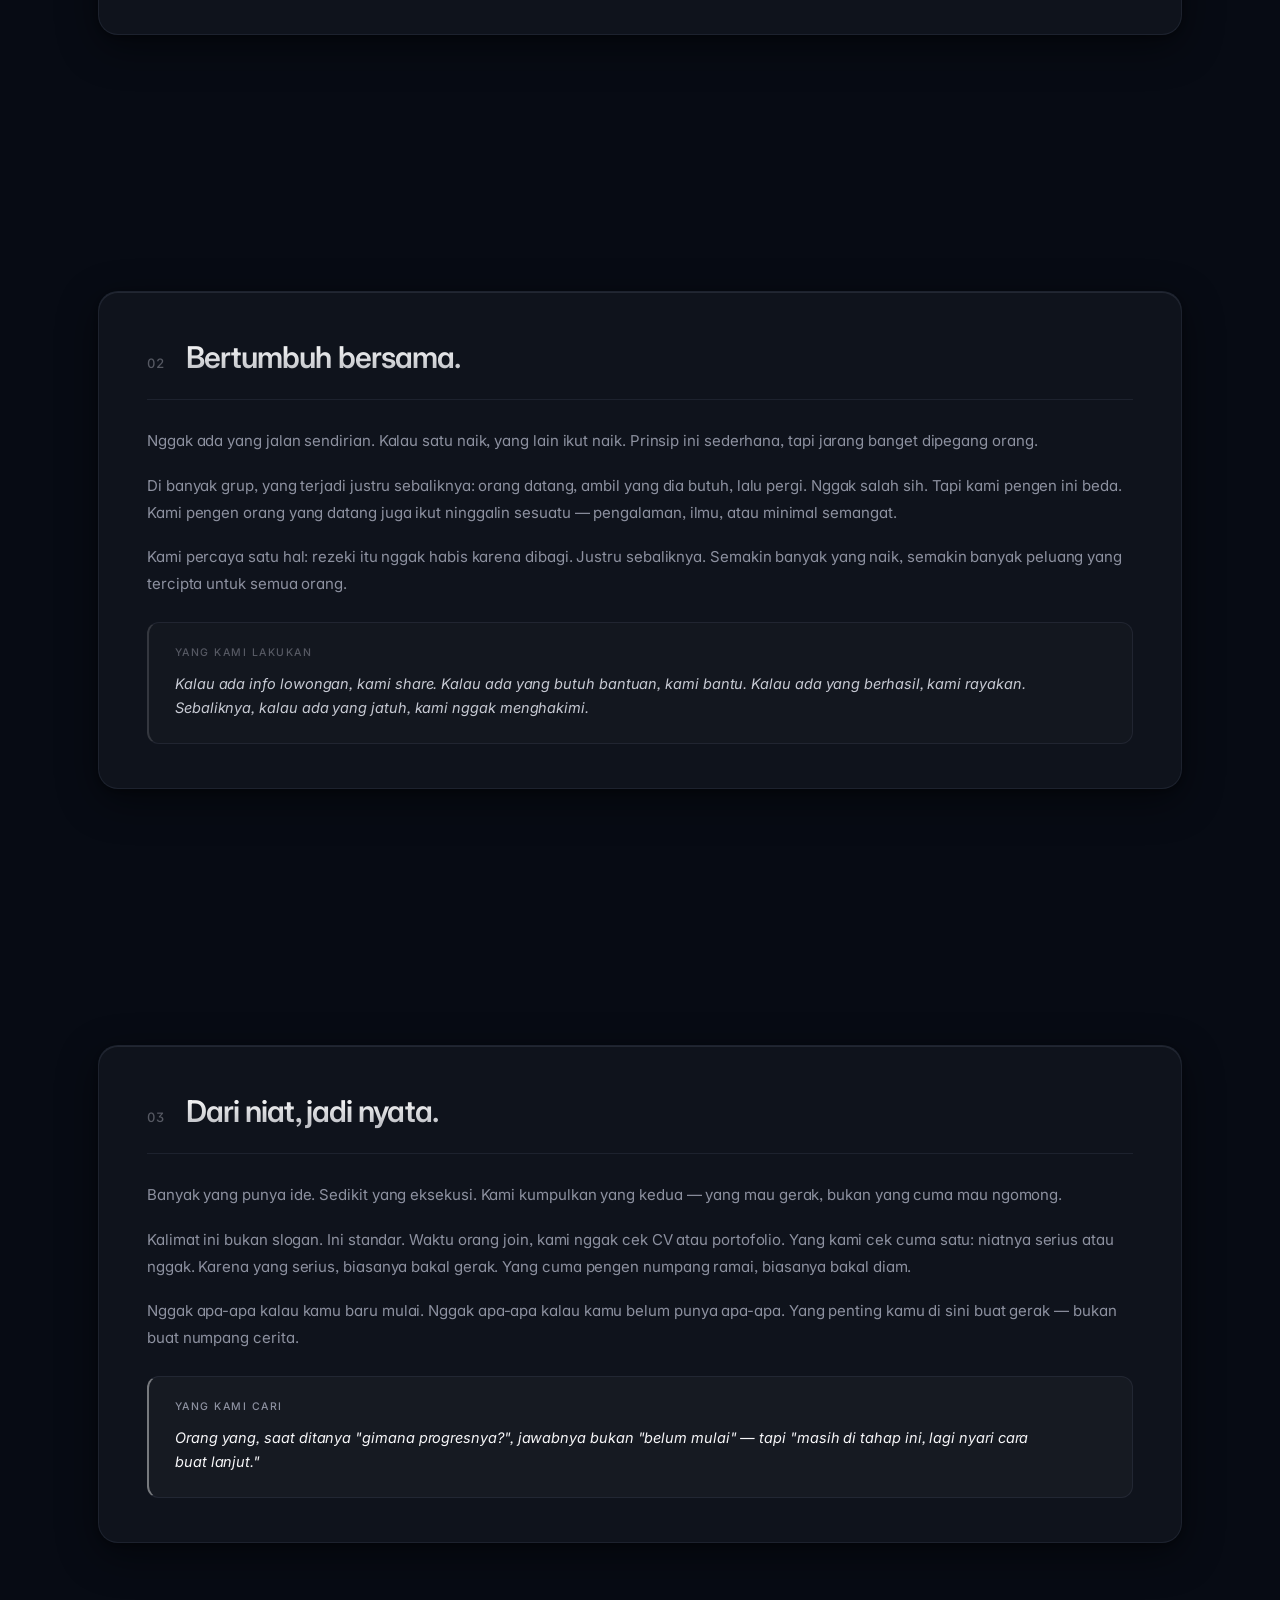
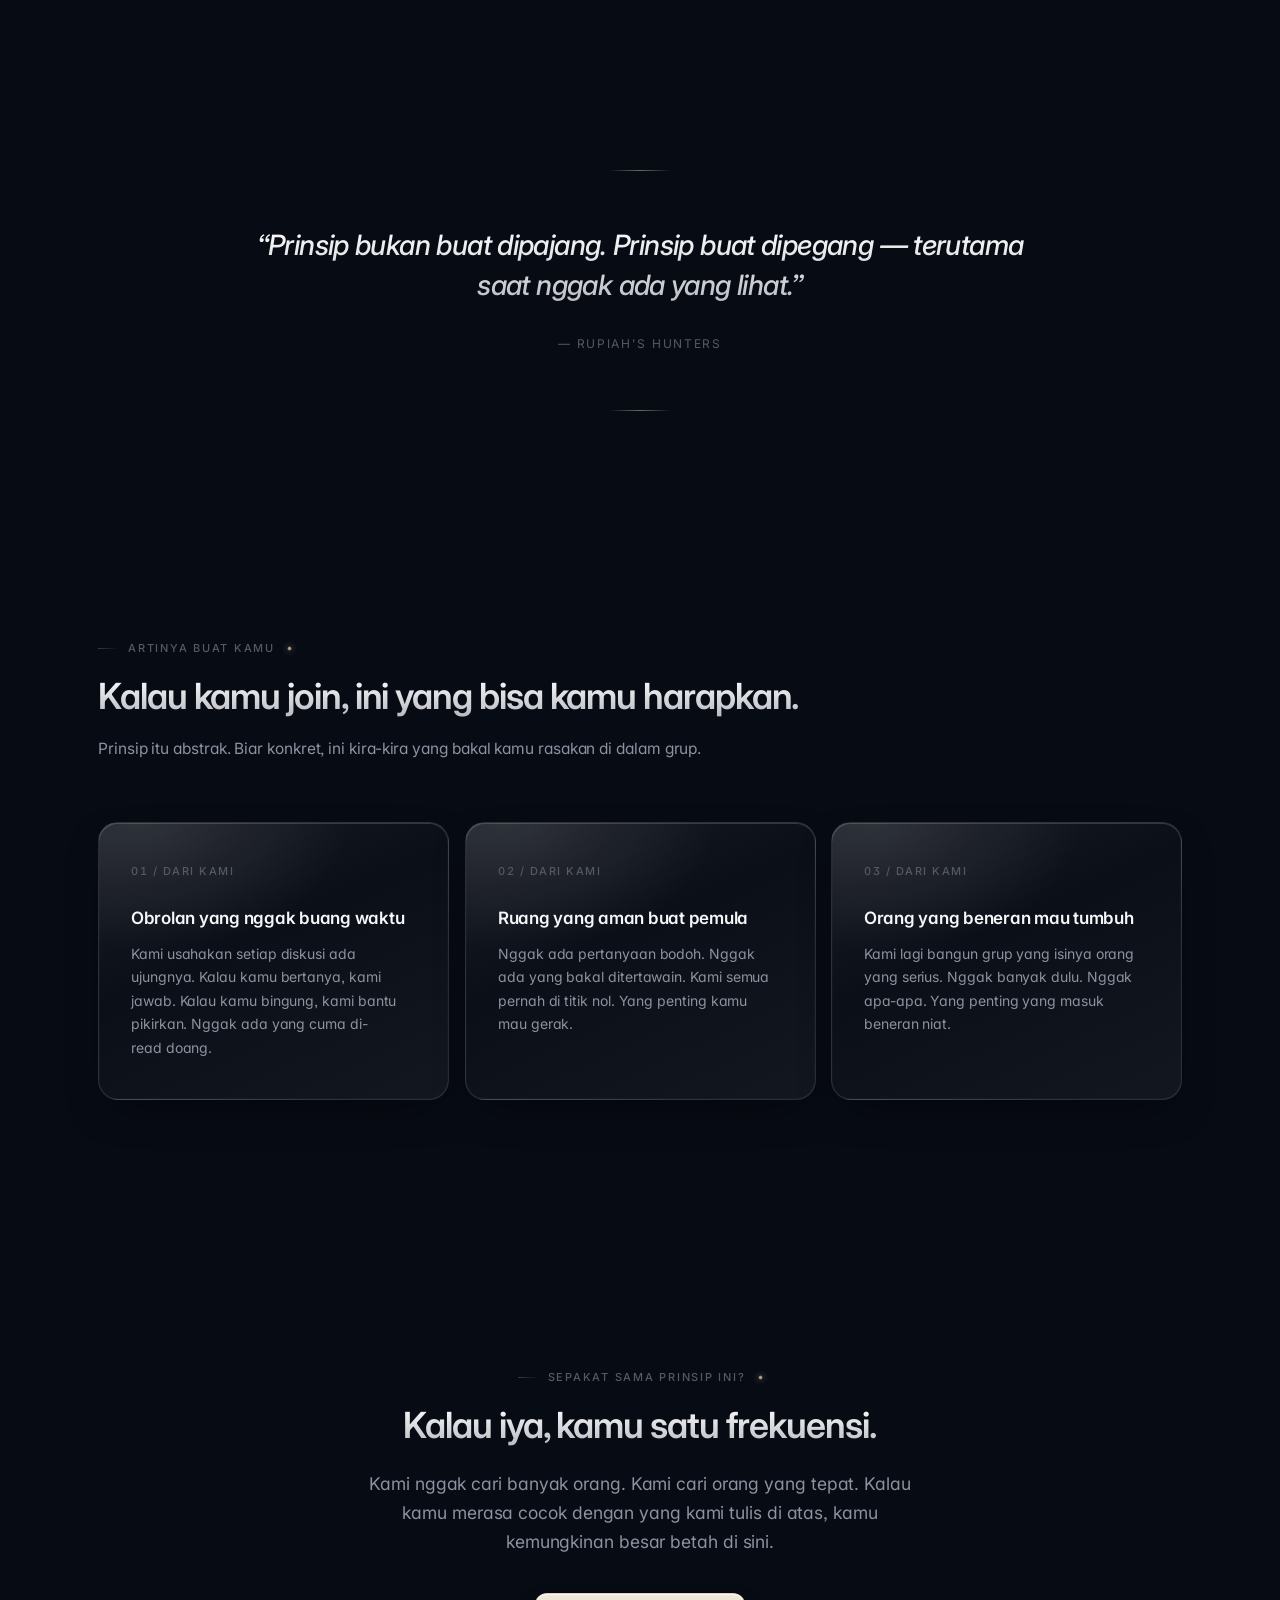
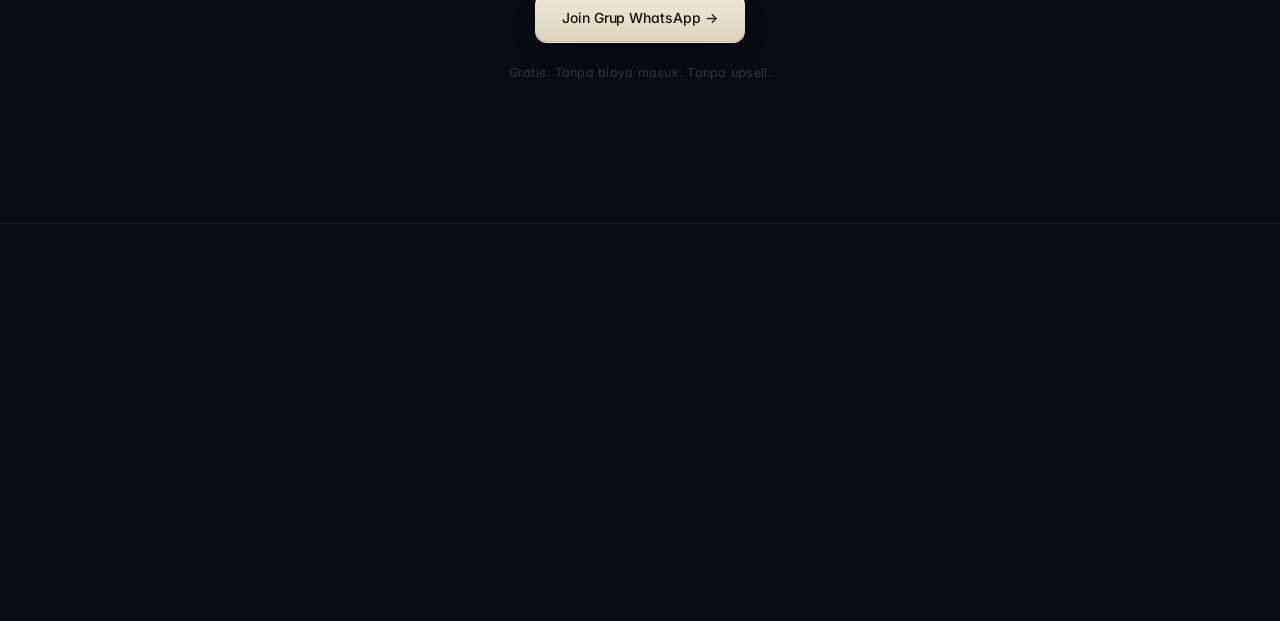
<file: prinsip.html>
<!DOCTYPE html>
<html lang="id">
<head>
<meta charset="UTF-8">
<meta name="viewport" content="width=device-width, initial-scale=1.0">

<!-- JS class — cegah flash sebelum reveal -->
<script>document.documentElement.classList.add('js');</script>

<!-- favicon — monogram RH -->
<link rel="icon" href="data:image/svg+xml,%3Csvg xmlns='http://www.w3.org/2000/svg' viewBox='0 0 64 64'%3E%3Ccircle cx='32' cy='32' r='30' fill='%23050507'/%3E%3Ccircle cx='32' cy='32' r='20' fill='none' stroke='%23d8c7a1' stroke-width='2'/%3E%3Ccircle cx='32' cy='32' r='13' fill='none' stroke='%23f5f5f7' stroke-opacity='.5' stroke-width='1'/%3E%3Cpath d='M32 8v8M32 48v8M8 32h8M48 32h8' stroke='%23f5f5f7' stroke-width='2'/%3E%3Ctext x='32' y='38' font-family='Georgia,serif' font-style='italic' font-size='20' fill='%23f5f5f7' text-anchor='middle'%3ERH%3C/text%3E%3C/svg%3E">

<title>Prinsip — Rupiah's Hunters</title>
<meta name="description" content="Tiga prinsip yang kami pegang sejak hari pertama di Rupiah's Hunters.">
<link rel="preconnect" href="https://fonts.googleapis.com">
<link rel="preconnect" href="https://fonts.gstatic.com" crossorigin>
<link href="https://fonts.googleapis.com/css2?family=Inter:wght@300;400;500;600;700&family=Instrument+Serif:ital@0;1&display=swap" rel="stylesheet">
<link rel="stylesheet" href="styles/style.css">
</head>
<body>

<div class="ambient" aria-hidden="true">
  <div class="orb orb-1"></div>
  <div class="orb orb-2"></div>
  <div class="orb orb-3"></div>
</div>
<div class="rh-fx" id="rhFx"></div>

<!-- ============================================
     NAVBAR
     ============================================ -->
<nav>
  <div class="nav-inner">
    <a href="index.html" class="logo">
      <span class="logo-dot"></span>
      Rupiah's Hunters
    </a>

    <ul class="nav-links">
      <li><a href="bahas.html">Apa yang Dibahas</a></li>
      <li><a href="prinsip.html">Prinsip</a></li>
      <li><a href="tentang.html">Tentang</a></li>
      <li><a href="creator.html">Creator</a></li>
      <li><a href="faq.html">FAQ</a></li>
    </ul>

    <div class="nav-right">
      <a href="https://chat.whatsapp.com/JJwnH9KzwWt23Pa05dP2R0?s=cl&p=a&mlu=4&ilr=4" target="_blank" rel="noopener" class="nav-cta">Join Grup</a>
      <button class="nav-toggle" aria-label="Menu" id="navToggle">
        <span></span><span></span><span></span>
      </button>
    </div>
  </div>

  <div class="nav-mobile" id="navMobile">
    <a href="bahas.html">Apa yang Dibahas</a>
    <a href="prinsip.html">Prinsip</a>
    <a href="tentang.html">Tentang</a>
    <a href="creator.html">Creator</a>
    <a href="faq.html">FAQ</a>
    <a href="https://chat.whatsapp.com/JJwnH9KzwWt23Pa05dP2R0?s=cl&p=a&mlu=4&ilr=4" target="_blank" rel="noopener" class="nav-mobile-cta">Join Grup WhatsApp →</a>
  </div>
</nav>

<!-- ============================================
     PAGE HERO
     ============================================ -->
<header class="page-hero reveal">
  <div class="wrap">
    <div class="section-label">Prinsip kami</div>
    <h1>Kami pegang ini sejak hari pertama.</h1>
    <p>Prinsip itu nggak berguna kalau cuma diucapkan. Kami tulis di sini biar bisa dipegang — dan biar kamu tahu kami ini tipe orang yang seperti apa sebelum kamu join.</p>

    <p class="rotate-line" data-rotate="Solusi, bukan obrolan.|Bertumbuh bersama.|Dari niat, jadi nyata."></p>
  </div>
</header>

<!-- ============================================
     INTRO
     ============================================ -->
<section class="reveal">
  <div class="wrap">
    <div class="prose">
      <p class="prose-lead">Setiap komunitas punya budaya. Dan budaya itu dibentuk bukan oleh apa yang ditulis di aturan, tapi oleh apa yang benar-benar dijalankan setiap hari. Kami sadar itu. Karena itu, kami pegang tiga prinsip ini — bukan sebagai pajangan, tapi sebagai pengingat.</p>
      <p>Tiga prinsip ini sederhana. Nggak ada yang muluk-muluk. Tapi jujur, ketiganya nggak mudah dijalankan konsisten. Itulah kenapa kami tulis: biar kami sendiri ingat, dan biar kamu tahu apa yang bisa kamu harapkan dari grup ini.</p>
    </div>
  </div>
</section>

<!-- ============================================
     PRINCIPLE 1
     ============================================ -->
<section class="reveal">
  <div class="wrap">
    <div class="principle-detail">
      <div class="pd-head">
        <div class="p-num">01</div>
        <h2>Solusi, bukan obrolan.</h2>
      </div>
      <div class="pd-body">
        <p>Ini prinsip yang paling sering kami ulang. Setiap diskusi harus ada ujungnya. Kalau nggak berguna, nggak perlu dibahas. Kami benci basa-basi yang bikin grup jadi ramai tapi kosong.</p>
        <p>Maksudnya bukan berarti kami nggak boleh santai. Boleh banget. Tapi santai itu pilihan, bukan default. Yang kami hindari adalah obrolan yang panjang, ramai, tapi begitu selesai — nggak ada yang berubah, nggak ada yang didapat.</p>
        <div class="pd-callout">
          <div class="pd-callout-label">Contoh yang kami hindari</div>
          <p>"Kapan ya kita bisa kaya?" — tanpa ada yang ngajak ngobrol langkah konkretnya.</p>
        </div>
        <div class="pd-callout pd-callout-good">
          <div class="pd-callout-label">Contoh yang kami dorong</div>
          <p>"Aku pengen mulai usaha jasa desain. Menurut kalian, langkah pertama yang paling masuk akal apa?" — ada arah, ada konteks, ada yang bisa dibantu.</p>
        </div>
      </div>
    </div>
  </div>
</section>

<!-- ============================================
     PRINCIPLE 2
     ============================================ -->
<section class="reveal">
  <div class="wrap">
    <div class="principle-detail">
      <div class="pd-head">
        <div class="p-num">02</div>
        <h2>Bertumbuh bersama.</h2>
      </div>
      <div class="pd-body">
        <p>Nggak ada yang jalan sendirian. Kalau satu naik, yang lain ikut naik. Prinsip ini sederhana, tapi jarang banget dipegang orang.</p>
        <p>Di banyak grup, yang terjadi justru sebaliknya: orang datang, ambil yang dia butuh, lalu pergi. Nggak salah sih. Tapi kami pengen ini beda. Kami pengen orang yang datang juga ikut ninggalin sesuatu — pengalaman, ilmu, atau minimal semangat.</p>
        <p>Kami percaya satu hal: rezeki itu nggak habis karena dibagi. Justru sebaliknya. Semakin banyak yang naik, semakin banyak peluang yang tercipta untuk semua orang.</p>
        <div class="pd-callout">
          <div class="pd-callout-label">Yang kami lakukan</div>
          <p>Kalau ada info lowongan, kami share. Kalau ada yang butuh bantuan, kami bantu. Kalau ada yang berhasil, kami rayakan. Sebaliknya, kalau ada yang jatuh, kami nggak menghakimi.</p>
        </div>
      </div>
    </div>
  </div>
</section>

<!-- ============================================
     PRINCIPLE 3
     ============================================ -->
<section class="reveal">
  <div class="wrap">
    <div class="principle-detail">
      <div class="pd-head">
        <div class="p-num">03</div>
        <h2>Dari niat, jadi nyata.</h2>
      </div>
      <div class="pd-body">
        <p>Banyak yang punya ide. Sedikit yang eksekusi. Kami kumpulkan yang kedua — yang mau gerak, bukan yang cuma mau ngomong.</p>
        <p>Kalimat ini bukan slogan. Ini standar. Waktu orang join, kami nggak cek CV atau portofolio. Yang kami cek cuma satu: niatnya serius atau nggak. Karena yang serius, biasanya bakal gerak. Yang cuma pengen numpang ramai, biasanya bakal diam.</p>
        <p>Nggak apa-apa kalau kamu baru mulai. Nggak apa-apa kalau kamu belum punya apa-apa. Yang penting kamu di sini buat gerak — bukan buat numpang cerita.</p>
        <div class="pd-callout pd-callout-good">
          <div class="pd-callout-label">Yang kami cari</div>
          <p>Orang yang, saat ditanya "gimana progresnya?", jawabnya bukan "belum mulai" — tapi "masih di tahap ini, lagi nyari cara buat lanjut."</p>
        </div>
      </div>
    </div>
  </div>
</section>

<!-- ============================================
     MANIFESTO
     ============================================ -->
<section class="manifesto reveal">
  <div class="wrap">
    <blockquote class="pull-quote">
      <p>“Prinsip bukan buat dipajang. Prinsip buat dipegang — terutama saat nggak ada yang lihat.”</p>
      <cite>— Rupiah's Hunters</cite>
    </blockquote>
  </div>
</section>

<!-- ============================================
     WHAT IT MEANS
     ============================================ -->
<section class="reveal">
  <div class="wrap">
    <div class="section-head">
      <div class="section-label">Artinya buat kamu</div>
      <h2>Kalau kamu join, ini yang bisa kamu harapkan.</h2>
      <p class="lead">Prinsip itu abstrak. Biar konkret, ini kira-kira yang bakal kamu rasakan di dalam grup.</p>
    </div>

    <div class="grid-3">
      <div class="card">
        <div class="card-num">01 / DARI KAMI</div>
        <h3>Obrolan yang nggak buang waktu</h3>
        <p>Kami usahakan setiap diskusi ada ujungnya. Kalau kamu bertanya, kami jawab. Kalau kamu bingung, kami bantu pikirkan. Nggak ada yang cuma di-read doang.</p>
      </div>
      <div class="card">
        <div class="card-num">02 / DARI KAMI</div>
        <h3>Ruang yang aman buat pemula</h3>
        <p>Nggak ada pertanyaan bodoh. Nggak ada yang bakal ditertawain. Kami semua pernah di titik nol. Yang penting kamu mau gerak.</p>
      </div>
      <div class="card">
        <div class="card-num">03 / DARI KAMI</div>
        <h3>Orang yang beneran mau tumbuh</h3>
        <p>Kami lagi bangun grup yang isinya orang yang serius. Nggak banyak dulu. Nggak apa-apa. Yang penting yang masuk beneran niat.</p>
      </div>
    </div>
  </div>
</section>

<!-- ============================================
     FINAL CTA
     ============================================ -->
<section class="final reveal">
  <div class="wrap">
    <div class="section-label" style="justify-content:center">Sepakat sama prinsip ini?</div>
    <h2>Kalau iya, kamu satu frekuensi.</h2>
    <p class="sub">Kami nggak cari banyak orang. Kami cari orang yang tepat. Kalau kamu merasa cocok dengan yang kami tulis di atas, kamu kemungkinan besar betah di sini.</p>
    <a href="https://chat.whatsapp.com/JJwnH9KzwWt23Pa05dP2R0?s=cl&p=a&mlu=4&ilr=4" target="_blank" rel="noopener" class="btn btn-primary">Join Grup WhatsApp →</a>
    <p class="hero-note">Gratis. Tanpa biaya masuk. Tanpa upsell.</p>
  </div>
</section>

<!-- ============================================
     FOOTER
     ============================================ -->
<footer>
  <div class="wrap">
    <div class="foot-grid">
      <div class="foot-brand">
        <div class="logo"><span class="logo-dot"></span>Rupiah's Hunters</div>
        <p>Komunitas bisnis & karier. Dibangun dari niat, tumbuh bareng, dari nol.</p>
      </div>
      <div class="foot-col">
        <h5>Jelajahi</h5>
        <a href="bahas.html">Apa yang Dibahas</a>
        <a href="prinsip.html">Prinsip</a>
        <a href="tentang.html">Tentang</a>
        <a href="creator.html">Creator</a>
        <a href="faq.html">FAQ</a>
      </div>
      <div class="foot-col">
        <h5>Gabung</h5>
        <a href="https://chat.whatsapp.com/JJwnH9KzwWt23Pa05dP2R0?s=cl&p=a&mlu=4&ilr=4" target="_blank" rel="noopener">Grup WhatsApp</a>
        <a href="faq.html">Aturan Grup</a>
      </div>
    </div>
    <div class="foot-bottom">
      <div>© 2025 Rupiah's Hunters. Dibangun dari niat.</div>
      <div class="foot-tag">Dari niat, jadi nyata.</div>
    </div>
  </div>
</footer>

<script src="scripts/script.js"></script>
</body>
</html>
</file>
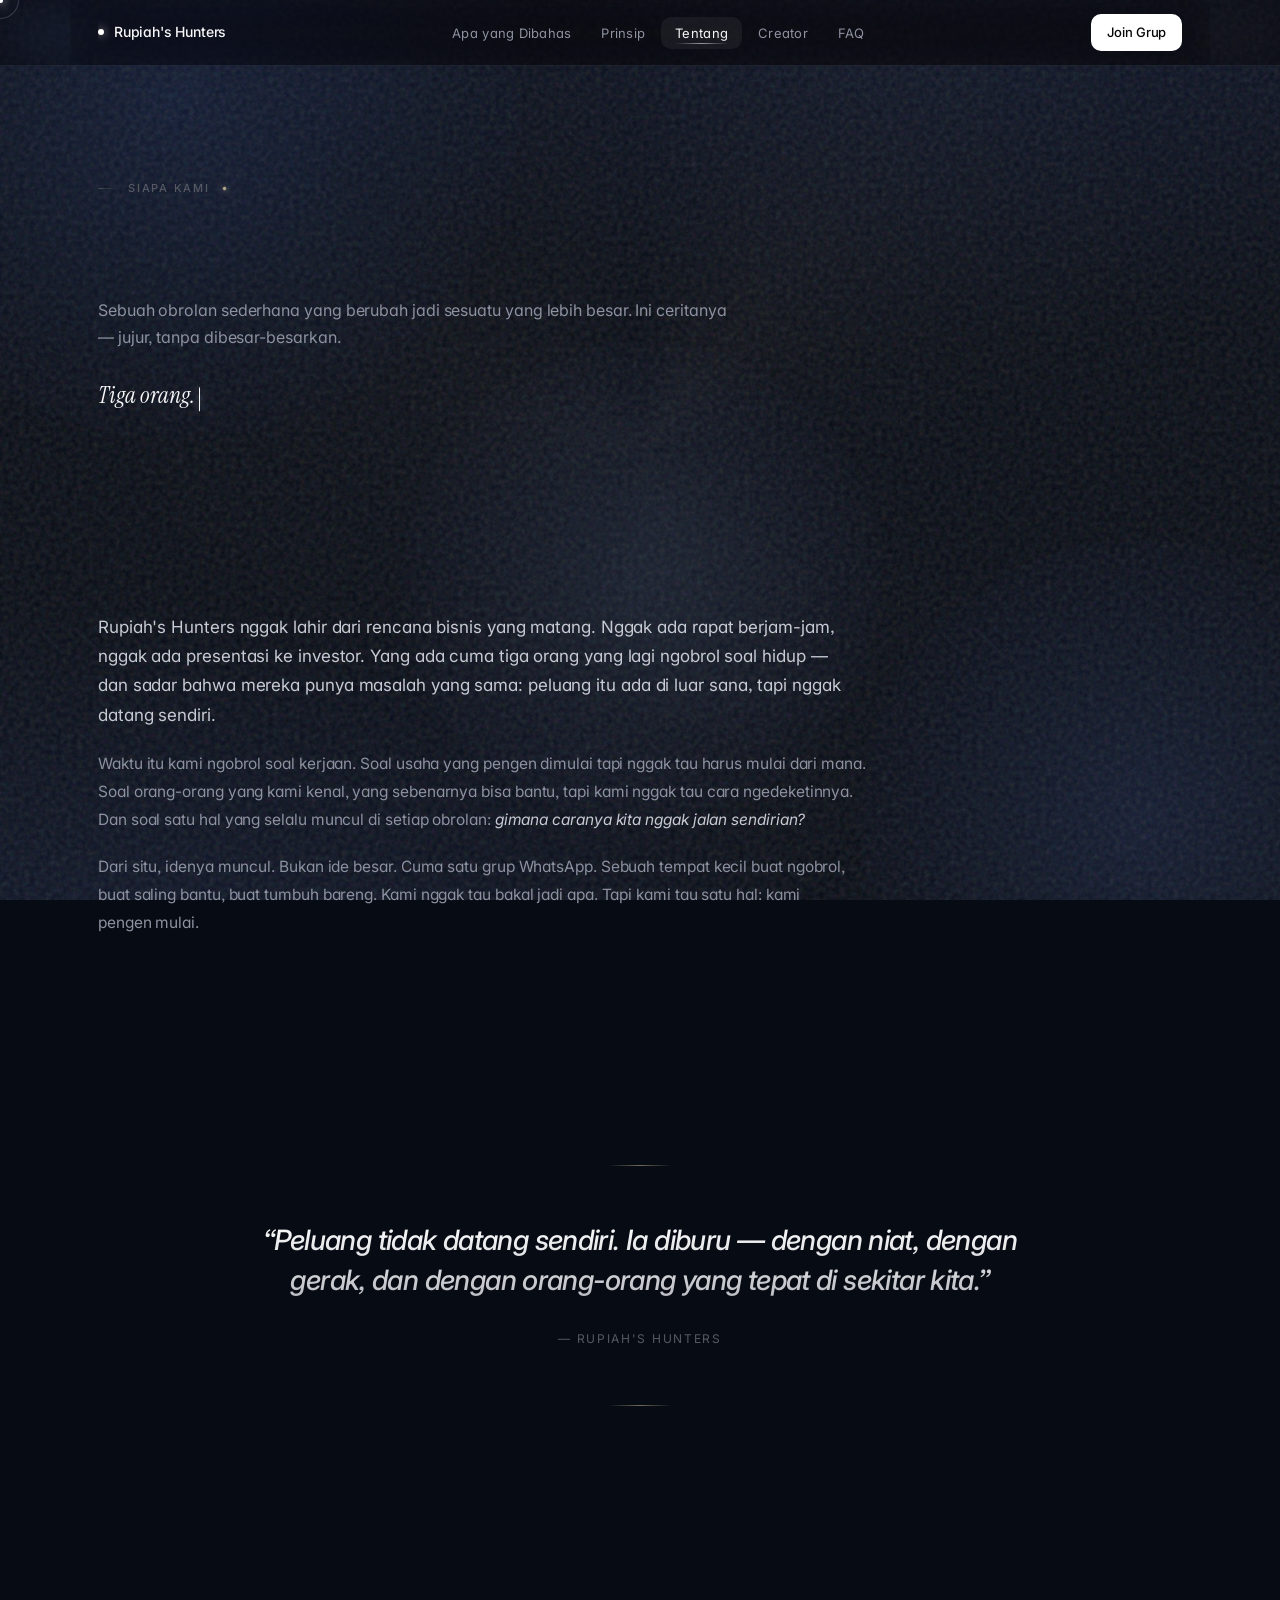
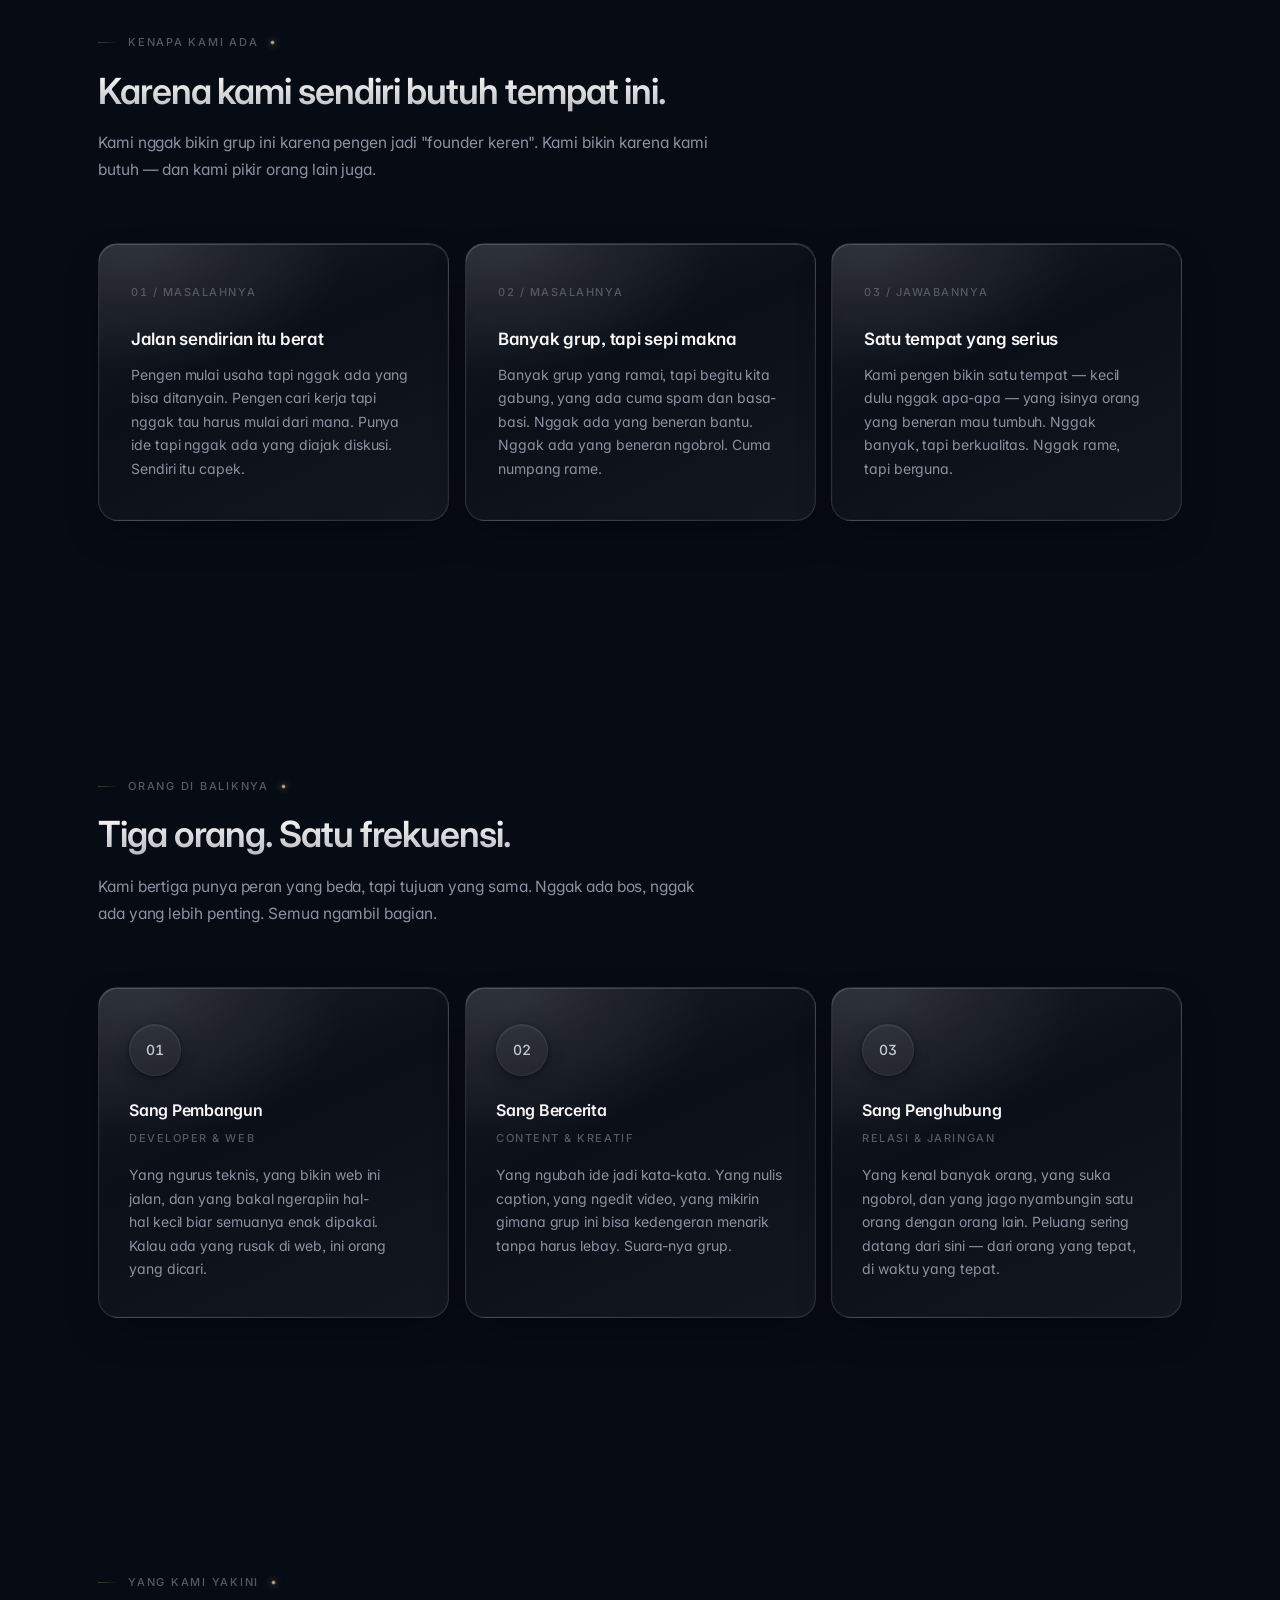
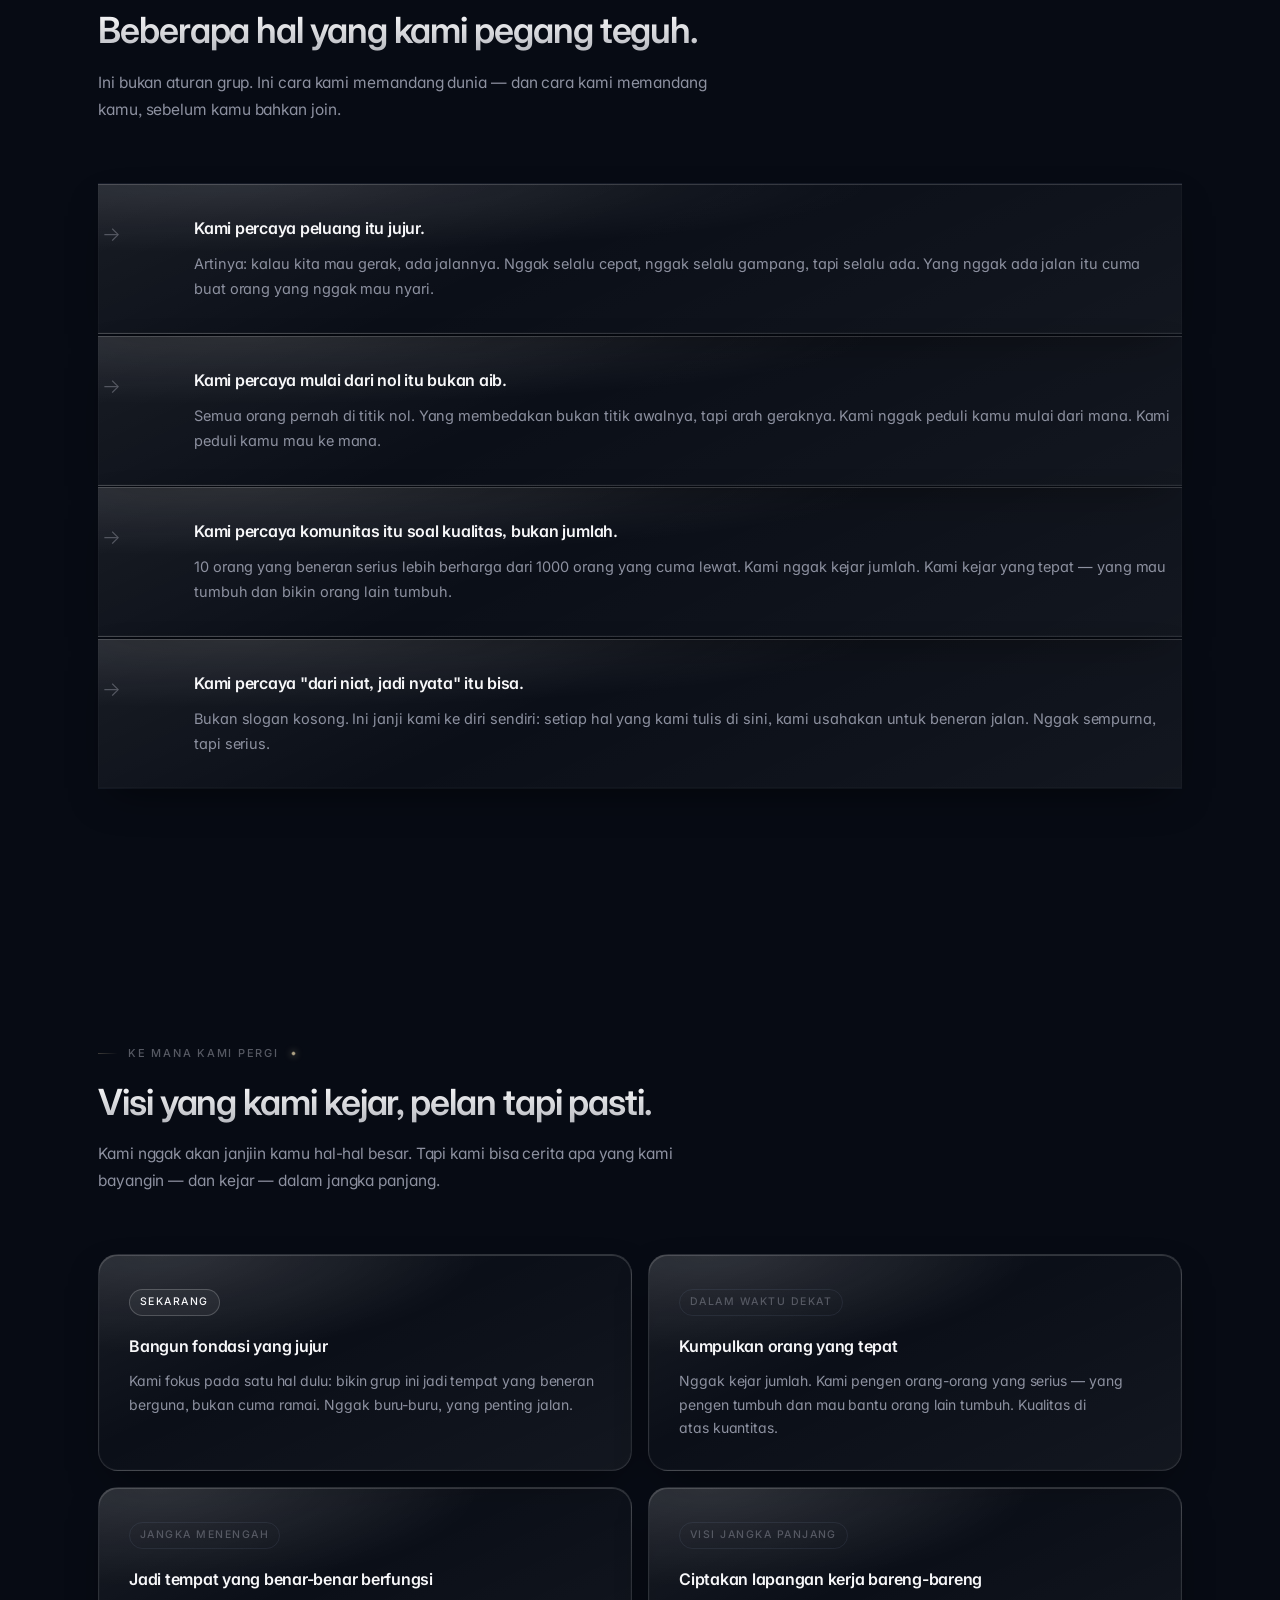
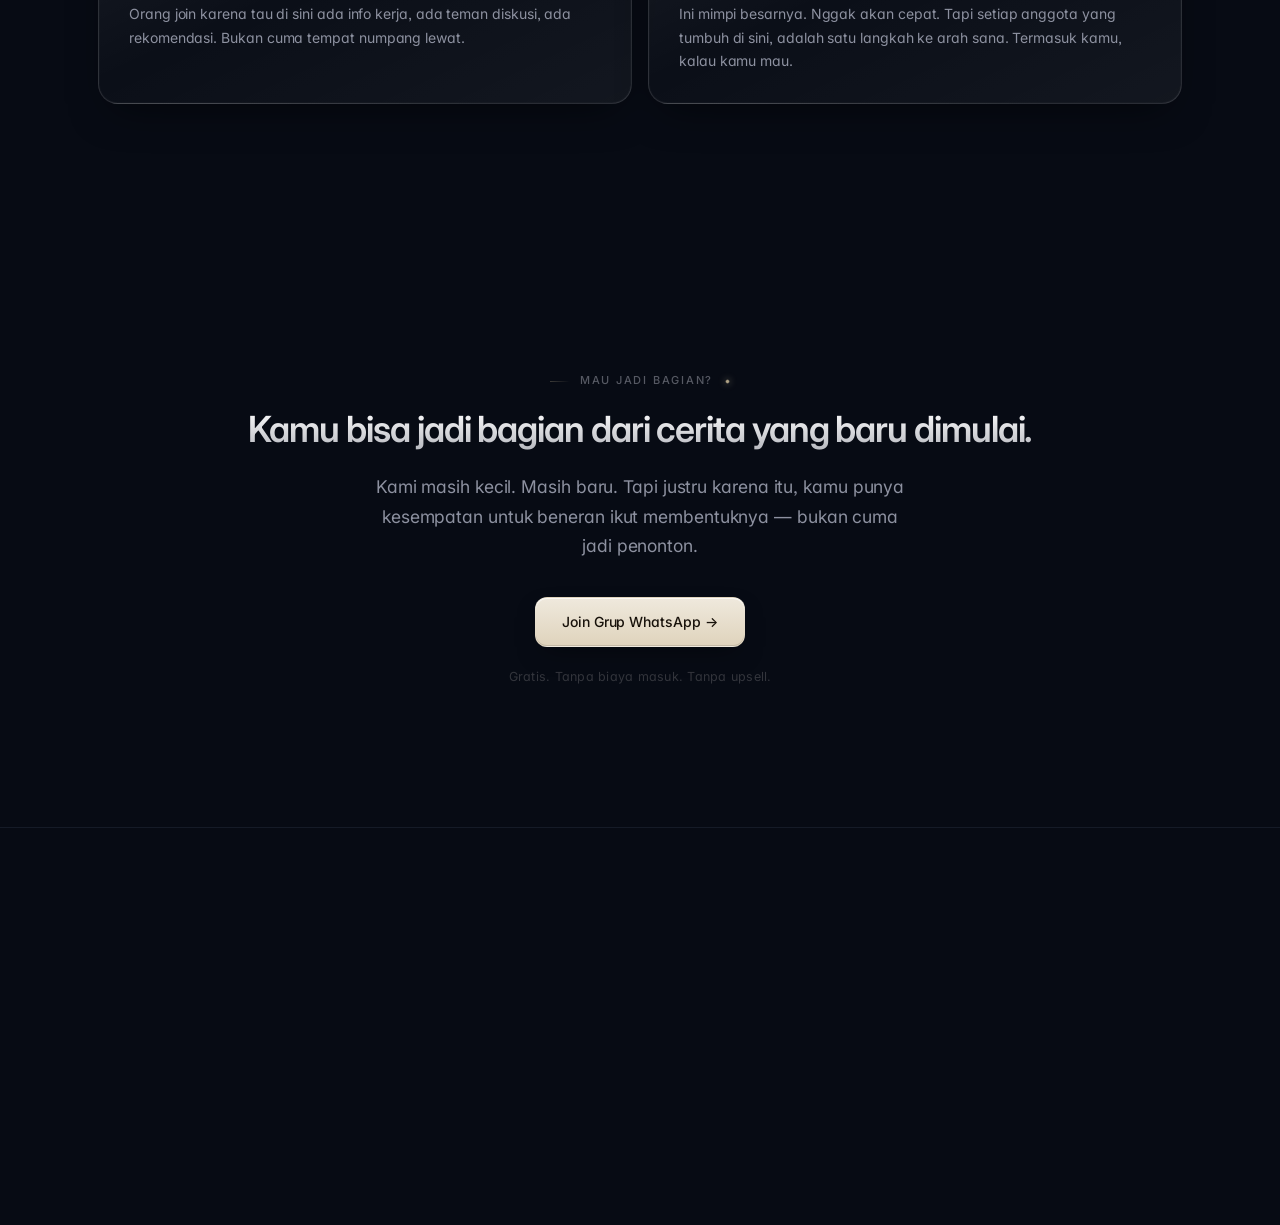
<file: tentang.html>
<!DOCTYPE html>
<html lang="id">
<head>
<meta charset="UTF-8">
<meta name="viewport" content="width=device-width, initial-scale=1.0">

<!-- JS class — cegah flash sebelum reveal -->
<script>document.documentElement.classList.add('js');</script>

<!-- favicon — monogram RH -->
<link rel="icon" href="data:image/svg+xml,%3Csvg xmlns='http://www.w3.org/2000/svg' viewBox='0 0 64 64'%3E%3Ccircle cx='32' cy='32' r='30' fill='%23050507'/%3E%3Ccircle cx='32' cy='32' r='20' fill='none' stroke='%23d8c7a1' stroke-width='2'/%3E%3Ccircle cx='32' cy='32' r='13' fill='none' stroke='%23f5f5f7' stroke-opacity='.5' stroke-width='1'/%3E%3Cpath d='M32 8v8M32 48v8M8 32h8M48 32h8' stroke='%23f5f5f7' stroke-width='2'/%3E%3Ctext x='32' y='38' font-family='Georgia,serif' font-style='italic' font-size='20' fill='%23f5f5f7' text-anchor='middle'%3ERH%3C/text%3E%3C/svg%3E">

<title>Tentang — Rupiah's Hunters</title>
<meta name="description" content="Dimulai dari tiga orang yang percaya peluang harus diburu. Ini cerita kami.">
<link rel="preconnect" href="https://fonts.googleapis.com">
<link rel="preconnect" href="https://fonts.gstatic.com" crossorigin>
<link href="https://fonts.googleapis.com/css2?family=Inter:wght@300;400;500;600;700&family=Instrument+Serif:ital@0;1&display=swap" rel="stylesheet">
<link rel="stylesheet" href="styles/style.css">
</head>
<body>

<div class="ambient" aria-hidden="true">
  <div class="orb orb-1"></div>
  <div class="orb orb-2"></div>
  <div class="orb orb-3"></div>
</div>
<div class="rh-fx" id="rhFx"></div>

<!-- ============================================
     NAVBAR
     ============================================ -->
<nav>
  <div class="nav-inner">
    <a href="index.html" class="logo">
      <span class="logo-dot"></span>
      Rupiah's Hunters
    </a>

    <ul class="nav-links">
      <li><a href="bahas.html">Apa yang Dibahas</a></li>
      <li><a href="prinsip.html">Prinsip</a></li>
      <li><a href="tentang.html">Tentang</a></li>
      <li><a href="creator.html">Creator</a></li>
      <li><a href="faq.html">FAQ</a></li>
    </ul>

    <div class="nav-right">
      <a href="https://chat.whatsapp.com/JJwnH9KzwWt23Pa05dP2R0?s=cl&p=a&mlu=4&ilr=4" target="_blank" rel="noopener" class="nav-cta">Join Grup</a>
      <button class="nav-toggle" aria-label="Menu" id="navToggle">
        <span></span><span></span><span></span>
      </button>
    </div>
  </div>

  <div class="nav-mobile" id="navMobile">
    <a href="bahas.html">Apa yang Dibahas</a>
    <a href="prinsip.html">Prinsip</a>
    <a href="tentang.html">Tentang</a>
    <a href="creator.html">Creator</a>
    <a href="faq.html">FAQ</a>
    <a href="https://chat.whatsapp.com/JJwnH9KzwWt23Pa05dP2R0?s=cl&p=a&mlu=4&ilr=4" target="_blank" rel="noopener" class="nav-mobile-cta">Join Grup WhatsApp →</a>
  </div>
</nav>

<!-- ============================================
     PAGE HERO
     ============================================ -->
<header class="page-hero reveal">
  <div class="wrap">
    <div class="section-label">Siapa kami</div>
    <h1>Dimulai dari tiga orang.</h1>
    <p>Sebuah obrolan sederhana yang berubah jadi sesuatu yang lebih besar. Ini ceritanya — jujur, tanpa dibesar-besarkan.</p>

    <p class="rotate-line" data-rotate="Tiga orang.|Satu obrolan.|Satu keyakinan."></p>
  </div>
</header>

<!-- ============================================
     ORIGIN STORY
     ============================================ -->
<section class="reveal">
  <div class="wrap">
    <div class="prose">
      <p class="prose-lead">Rupiah's Hunters nggak lahir dari rencana bisnis yang matang. Nggak ada rapat berjam-jam, nggak ada presentasi ke investor. Yang ada cuma tiga orang yang lagi ngobrol soal hidup — dan sadar bahwa mereka punya masalah yang sama: peluang itu ada di luar sana, tapi nggak datang sendiri.</p>
      <p>Waktu itu kami ngobrol soal kerjaan. Soal usaha yang pengen dimulai tapi nggak tau harus mulai dari mana. Soal orang-orang yang kami kenal, yang sebenarnya bisa bantu, tapi kami nggak tau cara ngedeketinnya. Dan soal satu hal yang selalu muncul di setiap obrolan: <em>gimana caranya kita nggak jalan sendirian?</em></p>
      <p>Dari situ, idenya muncul. Bukan ide besar. Cuma satu grup WhatsApp. Sebuah tempat kecil buat ngobrol, buat saling bantu, buat tumbuh bareng. Kami nggak tau bakal jadi apa. Tapi kami tau satu hal: kami pengen mulai.</p>
    </div>
  </div>
</section>

<!-- ============================================
     MANIFESTO
     ============================================ -->
<section class="manifesto reveal">
  <div class="wrap">
    <blockquote class="pull-quote">
      <p>“Peluang tidak datang sendiri. Ia diburu — dengan niat, dengan gerak, dan dengan orang-orang yang tepat di sekitar kita.”</p>
      <cite>— Rupiah's Hunters</cite>
    </blockquote>
  </div>
</section>

<!-- ============================================
     WHY WE EXIST
     ============================================ -->
<section class="reveal">
  <div class="wrap">
    <div class="section-head">
      <div class="section-label">Kenapa kami ada</div>
      <h2>Karena kami sendiri butuh tempat ini.</h2>
      <p class="lead">Kami nggak bikin grup ini karena pengen jadi "founder keren". Kami bikin karena kami butuh — dan kami pikir orang lain juga.</p>
    </div>

    <div class="grid-3">
      <div class="card">
        <div class="card-num">01 / MASALAHNYA</div>
        <h3>Jalan sendirian itu berat</h3>
        <p>Pengen mulai usaha tapi nggak ada yang bisa ditanyain. Pengen cari kerja tapi nggak tau harus mulai dari mana. Punya ide tapi nggak ada yang diajak diskusi. Sendiri itu capek.</p>
      </div>
      <div class="card">
        <div class="card-num">02 / MASALAHNYA</div>
        <h3>Banyak grup, tapi sepi makna</h3>
        <p>Banyak grup yang ramai, tapi begitu kita gabung, yang ada cuma spam dan basa-basi. Nggak ada yang beneran bantu. Nggak ada yang beneran ngobrol. Cuma numpang rame.</p>
      </div>
      <div class="card">
        <div class="card-num">03 / JAWABANNYA</div>
        <h3>Satu tempat yang serius</h3>
        <p>Kami pengen bikin satu tempat — kecil dulu nggak apa-apa — yang isinya orang yang beneran mau tumbuh. Nggak banyak, tapi berkualitas. Nggak rame, tapi berguna.</p>
      </div>
    </div>
  </div>
</section>

<!-- ============================================
     THE FOUNDERS
     ============================================ -->
<section class="reveal">
  <div class="wrap">
    <div class="section-head">
      <div class="section-label">Orang di baliknya</div>
      <h2>Tiga orang. Satu frekuensi.</h2>
      <p class="lead">Kami bertiga punya peran yang beda, tapi tujuan yang sama. Nggak ada bos, nggak ada yang lebih penting. Semua ngambil bagian.</p>
    </div>

    <div class="founders">
      <div class="founder">
        <div class="founder-avatar">01</div>
        <h3>Sang Pembangun</h3>
        <div class="founder-role">Developer &amp; Web</div>
        <p>Yang ngurus teknis, yang bikin web ini jalan, dan yang bakal ngerapiin hal-hal kecil biar semuanya enak dipakai. Kalau ada yang rusak di web, ini orang yang dicari.</p>
      </div>
      <div class="founder">
        <div class="founder-avatar">02</div>
        <h3>Sang Bercerita</h3>
        <div class="founder-role">Content &amp; Kreatif</div>
        <p>Yang ngubah ide jadi kata-kata. Yang nulis caption, yang ngedit video, yang mikirin gimana grup ini bisa kedengeran menarik tanpa harus lebay. Suara-nya grup.</p>
      </div>
      <div class="founder">
        <div class="founder-avatar">03</div>
        <h3>Sang Penghubung</h3>
        <div class="founder-role">Relasi &amp; Jaringan</div>
        <p>Yang kenal banyak orang, yang suka ngobrol, dan yang jago nyambungin satu orang dengan orang lain. Peluang sering datang dari sini — dari orang yang tepat, di waktu yang tepat.</p>
      </div>
    </div>
  </div>
</section>

<!-- ============================================
     WHAT WE BELIEVE
     ============================================ -->
<section class="reveal">
  <div class="wrap">
    <div class="section-head">
      <div class="section-label">Yang kami yakini</div>
      <h2>Beberapa hal yang kami pegang teguh.</h2>
      <p class="lead">Ini bukan aturan grup. Ini cara kami memandang dunia — dan cara kami memandang kamu, sebelum kamu bahkan join.</p>
    </div>

    <div class="beliefs">
      <div class="belief">
        <div class="belief-mark">→</div>
        <div class="belief-body">
          <h4>Kami percaya peluang itu jujur.</h4>
          <p>Artinya: kalau kita mau gerak, ada jalannya. Nggak selalu cepat, nggak selalu gampang, tapi selalu ada. Yang nggak ada jalan itu cuma buat orang yang nggak mau nyari.</p>
        </div>
      </div>
      <div class="belief">
        <div class="belief-mark">→</div>
        <div class="belief-body">
          <h4>Kami percaya mulai dari nol itu bukan aib.</h4>
          <p>Semua orang pernah di titik nol. Yang membedakan bukan titik awalnya, tapi arah geraknya. Kami nggak peduli kamu mulai dari mana. Kami peduli kamu mau ke mana.</p>
        </div>
      </div>
      <div class="belief">
        <div class="belief-mark">→</div>
        <div class="belief-body">
          <h4>Kami percaya komunitas itu soal kualitas, bukan jumlah.</h4>
          <p>10 orang yang beneran serius lebih berharga dari 1000 orang yang cuma lewat. Kami nggak kejar jumlah. Kami kejar yang tepat — yang mau tumbuh dan bikin orang lain tumbuh.</p>
        </div>
      </div>
      <div class="belief">
        <div class="belief-mark">→</div>
        <div class="belief-body">
          <h4>Kami percaya "dari niat, jadi nyata" itu bisa.</h4>
          <p>Bukan slogan kosong. Ini janji kami ke diri sendiri: setiap hal yang kami tulis di sini, kami usahakan untuk beneran jalan. Nggak sempurna, tapi serius.</p>
        </div>
      </div>
    </div>
  </div>
</section>

<!-- ============================================
     WHERE WE'RE GOING
     ============================================ -->
<section class="reveal">
  <div class="wrap">
    <div class="section-head">
      <div class="section-label">Ke mana kami pergi</div>
      <h2>Visi yang kami kejar, pelan tapi pasti.</h2>
      <p class="lead">Kami nggak akan janjiin kamu hal-hal besar. Tapi kami bisa cerita apa yang kami bayangin — dan kejar — dalam jangka panjang.</p>
    </div>

    <div class="roadmap">
      <div class="road-item">
        <div class="road-status road-now">Sekarang</div>
        <h4>Bangun fondasi yang jujur</h4>
        <p>Kami fokus pada satu hal dulu: bikin grup ini jadi tempat yang beneran berguna, bukan cuma ramai. Nggak buru-buru, yang penting jalan.</p>
      </div>
      <div class="road-item">
        <div class="road-status">Dalam waktu dekat</div>
        <h4>Kumpulkan orang yang tepat</h4>
        <p>Nggak kejar jumlah. Kami pengen orang-orang yang serius — yang pengen tumbuh dan mau bantu orang lain tumbuh. Kualitas di atas kuantitas.</p>
      </div>
      <div class="road-item">
        <div class="road-status">Jangka menengah</div>
        <h4>Jadi tempat yang benar-benar berfungsi</h4>
        <p>Orang join karena tau di sini ada info kerja, ada teman diskusi, ada rekomendasi. Bukan cuma tempat numpang lewat.</p>
      </div>
      <div class="road-item">
        <div class="road-status">Visi jangka panjang</div>
        <h4>Ciptakan lapangan kerja bareng-bareng</h4>
        <p>Ini mimpi besarnya. Nggak akan cepat. Tapi setiap anggota yang tumbuh di sini, adalah satu langkah ke arah sana. Termasuk kamu, kalau kamu mau.</p>
      </div>
    </div>
  </div>
</section>

<!-- ============================================
     FINAL CTA
     ============================================ -->
<section class="final reveal">
  <div class="wrap">
    <div class="section-label" style="justify-content:center">Mau jadi bagian?</div>
    <h2>Kamu bisa jadi bagian dari cerita yang baru dimulai.</h2>
    <p class="sub">Kami masih kecil. Masih baru. Tapi justru karena itu, kamu punya kesempatan untuk beneran ikut membentuknya — bukan cuma jadi penonton.</p>
    <a href="https://chat.whatsapp.com/JJwnH9KzwWt23Pa05dP2R0?s=cl&p=a&mlu=4&ilr=4" target="_blank" rel="noopener" class="btn btn-primary">Join Grup WhatsApp →</a>
    <p class="hero-note">Gratis. Tanpa biaya masuk. Tanpa upsell.</p>
  </div>
</section>

<!-- ============================================
     FOOTER
     ============================================ -->
<footer>
  <div class="wrap">
    <div class="foot-grid">
      <div class="foot-brand">
        <div class="logo"><span class="logo-dot"></span>Rupiah's Hunters</div>
        <p>Komunitas bisnis & karier. Dibangun dari niat, tumbuh bareng, dari nol.</p>
      </div>
      <div class="foot-col">
        <h5>Jelajahi</h5>
        <a href="bahas.html">Apa yang Dibahas</a>
        <a href="prinsip.html">Prinsip</a>
        <a href="tentang.html">Tentang</a>
        <a href="creator.html">Creator</a>
        <a href="faq.html">FAQ</a>
      </div>
      <div class="foot-col">
        <h5>Gabung</h5>
        <a href="https://chat.whatsapp.com/JJwnH9KzwWt23Pa05dP2R0?s=cl&p=a&mlu=4&ilr=4" target="_blank" rel="noopener">Grup WhatsApp</a>
        <a href="faq.html">Aturan Grup</a>
      </div>
    </div>
    <div class="foot-bottom">
      <div>© 2025 Rupiah's Hunters. Dibangun dari niat.</div>
      <div class="foot-tag">Dari niat, jadi nyata.</div>
    </div>
  </div>
</footer>

<script src="scripts/script.js"></script>
</body>
</html>
</file>
<file: styles/style.css>
/* ============================================
   RUPIAH'S HUNTERS — STYLE
   Monochrome · Glassmorphism · Premium Edition
   ============================================ */

/* ============================================
   1. TOKENS
   ============================================ */
:root{
  /* Backgrounds — navy kehitaman */
  --bg:#070b14;
  --bg-elev:#0c1220;
  --bg-deep:#04060c;

  /* Glass — 3 layer (aksen steel-navy tipis) */
  --glass-bg:rgba(255,255,255,.035);
  --glass-bg-hover:rgba(255,255,255,.055);
  --glass-bg-strong:rgba(255,255,255,.08);
  --glass-border:rgba(166,184,224,.09);
  --glass-border-hover:rgba(166,184,224,.16);
  --glass-highlight:rgba(196,210,244,.10);
  --glass-blur:24px;
  --glass-blur-light:16px;

  /* Text — refined hierarchy */
  --text:#f7f7f9;
  --text-soft:#c0c2c8;
  --text-muted:#84868e;
  --text-dim:#4d4f57;
  --text-faint:#33353c;

  /* Shadows — multi-layer */
  --shadow-sm:0 1px 2px rgba(0,0,0,.4);
  --shadow-md:0 4px 16px rgba(0,0,0,.35), 0 1px 3px rgba(0,0,0,.3);
  --shadow-lg:0 12px 40px rgba(0,0,0,.45), 0 2px 8px rgba(0,0,0,.35);
  --shadow-xl:0 24px 64px rgba(0,0,0,.55), 0 4px 12px rgba(0,0,0,.4);

  /* Glow */
  --glow-soft:0 0 24px rgba(255,255,255,.08);
  --glow-strong:0 0 48px rgba(255,255,255,.14);

  /* Layout */
  --max:1140px;
  --radius:20px;
  --radius-sm:12px;
  --radius-xs:10px;

  /* Motion — premium easing */
  --ease:cubic-bezier(.16,1,.3,1);
  --ease-soft:cubic-bezier(.4,0,.2,1);
  --ease-in-out:cubic-bezier(.65,0,.35,1);
  --ease-bounce:cubic-bezier(.34,1.56,.64,1);

  /* Rhythm — fluid */
  --space-section:clamp(80px, 10vw, 140px);
  --space-lg:clamp(48px, 6vw, 72px);
  --space-md:clamp(28px, 3.5vw, 40px);
  --space-sm:clamp(16px, 2vw, 24px);
}

/* ============================================
   2. RESET + TYPOGRAPHY BASE
   ============================================ */
*,*::before,*::after{
  margin:0;padding:0;box-sizing:border-box;
}

html{
  scroll-behavior:smooth;
  -webkit-text-size-adjust:100%;
  text-size-adjust:100%;
}

body{
  background:var(--bg);
  color:var(--text);
  font-family:'Inter',-apple-system,BlinkMacSystemFont,'Segoe UI',Roboto,sans-serif;
  font-size:16px;
  line-height:1.6;
  font-optical-sizing:auto;
  font-feature-settings:
    "cv11","ss01","ss03","cv02","cv03","cv04",
    "kern","liga","calt";
  -webkit-font-smoothing:antialiased;
  -moz-osx-font-smoothing:grayscale;
  text-rendering:optimizeLegibility;
  overflow-x:hidden;
  position:relative;
  min-height:100vh;
}

/* Noise overlay */
body::before{
  content:'';
  position:fixed;
  inset:0;
  pointer-events:none;
  z-index:1;
  opacity:.3;
  background-image:url("data:image/svg+xml,%3Csvg viewBox='0 0 200 200' xmlns='http://www.w3.org/2000/svg'%3E%3Cfilter id='n'%3E%3CfeTurbulence type='fractalNoise' baseFrequency='0.85' numOctaves='3' stitchTiles='stitch'/%3E%3C/filter%3E%3Crect width='100%25' height='100%25' filter='url(%23n)' opacity='0.5'/%3E%3C/svg%3E");
  mix-blend-mode:overlay;
}

::selection{
  background:rgba(255,255,255,.16);
  color:#fff;
  text-shadow:none;
}

:focus{outline:none}
:focus-visible{
  outline:1.5px solid rgba(255,255,255,.4);
  outline-offset:3px;
  border-radius:8px;
  box-shadow:0 0 0 4px rgba(255,255,255,.06);
}

a{color:inherit;text-decoration:none}
img,svg{display:block;max-width:100%}
ul{list-style:none}
button{font:inherit;color:inherit;background:none;border:none;cursor:pointer}
input,textarea{font:inherit;color:inherit}

/* Balance headings, pretty paragraphs */
h1,h2,h3,h4,h5,h6{text-wrap:balance}
p,li,blockquote p,details p,figcaption{text-wrap:pretty}

.wrap{
  max-width:var(--max);
  margin:0 auto;
  padding:0 28px;
  position:relative;
  z-index:3;
}

/* ============================================
   3. AMBIENT BACKGROUND — refined
   ============================================ */
.ambient{
  position:fixed;
  inset:0;
  z-index:0;
  pointer-events:none;
  overflow:hidden;
}
.orb{
  position:absolute;
  border-radius:50%;
  filter:blur(100px);
  will-change:transform;
  transform:translate3d(0,0,0);
  backface-visibility:hidden;
}
.orb-1{
  width:680px;height:680px;
  top:-240px;left:-160px;
  background:radial-gradient(circle,
    rgba(220,220,235,.16) 0%,
    rgba(200,200,220,.06) 40%,
    transparent 70%);
  animation:float1 24s var(--ease-soft) infinite alternate;
}
.orb-2{
  width:560px;height:560px;
  bottom:-200px;right:-140px;
  background:radial-gradient(circle,
    rgba(180,185,205,.13) 0%,
    rgba(160,165,185,.05) 40%,
    transparent 70%);
  animation:float2 28s var(--ease-soft) infinite alternate;
}
.orb-3{
  width:480px;height:480px;
  top:38%;left:50%;
  margin-left:-240px;
  background:radial-gradient(circle,
    rgba(255,255,255,.09) 0%,
    rgba(255,255,255,.03) 40%,
    transparent 70%);
  animation:float3 22s var(--ease-soft) infinite alternate;
}

@keyframes float1{
  0%{transform:translate3d(0,0,0)}
  100%{transform:translate3d(90px,-50px,0)}
}
@keyframes float2{
  0%{transform:translate3d(0,0,0)}
  100%{transform:translate3d(-70px,50px,0)}
}
@keyframes float3{
  0%{transform:translate3d(0,0,0)}
  100%{transform:translate3d(50px,-40px,0)}
}

/* Grid paper overlay */
.ambient::after{
  content:'';
  position:absolute;inset:0;
  background-image:
    linear-gradient(rgba(255,255,255,.018) 1px, transparent 1px),
    linear-gradient(90deg, rgba(255,255,255,.018) 1px, transparent 1px);
  background-size:88px 88px;
  mask-image:radial-gradient(ellipse 70% 60% at 50% 30%, #000 20%, transparent 78%);
  -webkit-mask-image:radial-gradient(ellipse 70% 60% at 50% 30%, #000 20%, transparent 78%);
}

/* ============================================
   4. NAVBAR — Glass 3-layer
   ============================================ */
nav{
  position:fixed;
  top:0;left:0;right:0;
  z-index:100;
  backdrop-filter:blur(20px) saturate(180%);
  -webkit-backdrop-filter:blur(20px) saturate(180%);
  background:rgba(6,6,10,.55);
  border-bottom:1px solid var(--glass-border);
  transition:
    background .4s var(--ease),
    border-color .4s var(--ease),
    box-shadow .4s var(--ease),
    transform .55s var(--ease);
  will-change:transform;
}
nav.scrolled{
  background:rgba(6,6,10,.72);
  border-bottom-color:var(--glass-border-hover);
  box-shadow:var(--shadow-md), inset 0 1px 0 rgba(255,255,255,.03);
}
nav.nav-hidden{transform:translateY(-105%)}

.nav-inner{
  max-width:var(--max);
  margin:0 auto;
  padding:14px 28px;
  display:flex;
  align-items:center;
  justify-content:space-between;
  gap:32px;
}

/* Logo */
.logo{
  font-weight:500;
  font-size:14px;
  letter-spacing:-.012em;
  display:flex;
  align-items:center;
  gap:10px;
  transition:opacity .3s var(--ease);
}
.logo:hover{opacity:.75}
.logo-dot{
  width:6px;height:6px;
  border-radius:50%;
  background:#fff;
  box-shadow:0 0 10px rgba(255,255,255,.7);
  animation:pulse 3s var(--ease) infinite;
}
@keyframes pulse{
  0%,100%{opacity:1;transform:scale(1)}
  50%{opacity:.6;transform:scale(.85)}
}

/* Nav links — dengan underline slide */
.nav-links{
  display:flex;
  align-items:center;
  gap:2px;
}
.nav-links a{
  position:relative;
  font-size:13px;
  font-weight:400;
  color:var(--text-muted);
  padding:8px 14px;
  border-radius:var(--radius-xs);
  letter-spacing:-.005em;
  transition:
    color .25s var(--ease-soft),
    background .25s var(--ease-soft);
}
.nav-links a:hover{
  color:var(--text);
  background:rgba(255,255,255,.05);
}
.nav-links a.active{
  color:var(--text);
  background:rgba(255,255,255,.06);
}

.nav-right{
  display:flex;
  align-items:center;
  gap:8px;
}

/* Nav CTA — dengan shimmer */
.nav-cta{
  position:relative;
  overflow:hidden;
  font-size:13px;
  font-weight:500;
  padding:8px 16px;
  border-radius:var(--radius-xs);
  background:#fff;
  color:#060608;
  letter-spacing:-.005em;
  will-change:transform;
  transition:
    box-shadow .3s var(--ease),
    background .3s var(--ease);
}
.nav-cta::before{
  content:'';
  position:absolute;
  top:0;left:-100%;
  width:100%;height:100%;
  background:linear-gradient(90deg,
    transparent,
    rgba(255,255,255,.45),
    transparent);
  transition:left .7s var(--ease);
  pointer-events:none;
}
.nav-cta:hover::before{left:100%}
.nav-cta:hover{
  box-shadow:var(--shadow-lg), var(--glow-soft);
}

/* Hamburger — glass */
.nav-toggle{
  display:none;
  flex-direction:column;
  gap:5px;
  padding:9px;
  border-radius:var(--radius-xs);
  background:rgba(255,255,255,.04);
  border:1px solid var(--glass-border);
  backdrop-filter:blur(var(--glass-blur-light)) saturate(180%);
  -webkit-backdrop-filter:blur(var(--glass-blur-light)) saturate(180%);
  box-shadow:inset 0 1px 0 var(--glass-highlight);
  transition:all .3s var(--ease);
}
.nav-toggle:hover{
  background:rgba(255,255,255,.07);
  border-color:var(--glass-border-hover);
}
.nav-toggle span{
  display:block;
  width:18px;height:1.5px;
  background:var(--text);
  border-radius:2px;
  transition:transform .3s var(--ease), opacity .3s var(--ease);
}
.nav-toggle.active span:nth-child(1){transform:translateY(6.5px) rotate(45deg)}
.nav-toggle.active span:nth-child(2){opacity:0}
.nav-toggle.active span:nth-child(3){transform:translateY(-6.5px) rotate(-45deg)}

/* Mobile menu — glass */
.nav-mobile{
  display:none;
  flex-direction:column;
  padding:0 28px;
  border-top:1px solid var(--glass-border);
  max-height:0;
  overflow:hidden;
  transition:max-height .45s var(--ease), padding .45s var(--ease);
  background:rgba(6,6,10,.6);
  backdrop-filter:blur(20px) saturate(180%);
  -webkit-backdrop-filter:blur(20px) saturate(180%);
}
.nav-mobile.open{
  max-height:520px;
  padding:12px 28px 24px;
}
.nav-mobile a{
  font-size:14px;
  color:var(--text-muted);
  padding:14px 0;
  border-bottom:1px solid var(--glass-border);
  transition:color .2s var(--ease-soft), padding .3s var(--ease);
}
.nav-mobile a:hover,
.nav-mobile a.active{color:var(--text)}
.nav-mobile a:hover{padding-left:6px}
.nav-mobile-cta{
  margin-top:20px;
  text-align:center;
  background:#fff;
  color:#060608 !important;
  border-radius:var(--radius-xs);
  padding:12px !important;
  border-bottom:none !important;
  font-weight:500;
}

/* ============================================
   5. HERO
   ============================================ */
.hero{
  position:relative;
  padding:200px 0 140px;
  text-align:center;
}

.eyebrow{
  display:inline-flex;
  align-items:center;
  gap:8px;
  font-size:11px;
  font-weight:500;
  letter-spacing:.14em;
  text-transform:uppercase;
  color:var(--text-muted);
  padding:7px 15px;
  background:var(--glass-bg);
  border:1px solid var(--glass-border);
  border-radius:100px;
  margin-bottom:36px;
  backdrop-filter:blur(var(--glass-blur)) saturate(180%);
  -webkit-backdrop-filter:blur(var(--glass-blur)) saturate(180%);
  box-shadow:
    inset 0 1px 0 var(--glass-highlight),
    0 1px 3px rgba(0,0,0,.2);
}
.eyebrow::before{
  content:'';
  width:5px;height:5px;
  border-radius:50%;
  background:rgba(255,255,255,.7);
  box-shadow:0 0 6px rgba(255,255,255,.5);
}

h1{
  font-size:clamp(34px,5.6vw,66px);
  font-weight:600;
  letter-spacing:-.038em;
  line-height:1.06;
  margin-bottom:28px;
  background:linear-gradient(180deg,
    #ffffff 0%,
    #eaebef 38%,
    #a3a5ac 72%,
    #6b6d75 100%);
  -webkit-background-clip:text;
  background-clip:text;
  color:transparent;
  -webkit-text-fill-color:transparent;
}

.sub{
  font-size:clamp(15px,1.55vw,17.5px);
  color:var(--text-muted);
  max-width:580px;
  margin:0 auto 48px;
  line-height:1.68;
  font-weight:400;
  letter-spacing:-.005em;
}

.cta-row{
  display:flex;
  gap:12px;
  justify-content:center;
  flex-wrap:wrap;
}

.hero-note{
  margin-top:20px;
  font-size:12.5px;
  color:var(--text-faint);
  letter-spacing:.02em;
}

/* ============================================
   6. PAGE HERO
   ============================================ */
.page-hero{
  padding:180px 0 60px;
  position:relative;
}
.page-hero .section-label{margin-bottom:20px}
.page-hero h1{
  font-size:clamp(30px,4.5vw,54px);
  margin-bottom:22px;
}
.page-hero p{
  color:var(--text-muted);
  max-width:640px;
  font-size:16px;
  line-height:1.7;
  letter-spacing:-.005em;
}

/* ============================================
   7. BUTTONS — premium micro-interaction
   ============================================ */
.btn{
  position:relative;
  display:inline-flex;
  align-items:center;
  gap:8px;
  padding:13px 26px;
  border-radius:var(--radius-sm);
  font-size:14px;
  font-weight:500;
  letter-spacing:-.005em;
  border:1px solid transparent;
  white-space:nowrap;
  overflow:hidden;
  cursor:pointer;
  will-change:transform;
  transition:
    background .3s var(--ease),
    box-shadow .3s var(--ease),
    border-color .3s var(--ease),
    color .3s var(--ease);
}

/* Primary — shimmer + glow */
.btn-primary{
  background:#fff;
  color:#060608;
  box-shadow:
    inset 0 -1px 0 rgba(0,0,0,.08),
    var(--shadow-sm);
}
.btn-primary::before{
  content:'';
  position:absolute;
  top:0;left:-100%;
  width:100%;height:100%;
  background:linear-gradient(90deg,
    transparent,
    rgba(255,255,255,.55),
    transparent);
  transition:left .75s var(--ease);
  pointer-events:none;
}
.btn-primary:hover::before{left:100%}
.btn-primary:hover{
  box-shadow:
    var(--shadow-lg),
    var(--glow-soft),
    inset 0 -1px 0 rgba(0,0,0,.08);
}
.btn-primary:active{
  box-shadow:
    var(--shadow-md),
    inset 0 -1px 0 rgba(0,0,0,.08);
}

/* Ghost — glass */
.btn-ghost{
  background:var(--glass-bg);
  color:var(--text-soft);
  border-color:var(--glass-border);
  backdrop-filter:blur(var(--glass-blur)) saturate(180%);
  -webkit-backdrop-filter:blur(var(--glass-blur)) saturate(180%);
  box-shadow:
    inset 0 1px 0 var(--glass-highlight),
    var(--shadow-sm);
}
.btn-ghost:hover{
  background:var(--glass-bg-hover);
  color:var(--text);
  border-color:var(--glass-border-hover);
  box-shadow:
    inset 0 1px 0 var(--glass-highlight),
    var(--shadow-md),
    var(--glow-soft);
}

/* ============================================
   8. SECTIONS
   ============================================ */
section{
  padding:var(--space-section) 0;
  position:relative;
  z-index:3;
}

.section-head{max-width:720px}
.section-head h2{margin-top:0}

.section-label{
  font-size:11px;
  font-weight:500;
  letter-spacing:.16em;
  text-transform:uppercase;
  color:var(--text-dim);
  margin-bottom:18px;
  display:flex;
  align-items:center;
  gap:10px;
}
.section-label::before{
  content:'';
  width:20px;
  height:1px;
  background:rgba(255,255,255,.24);
  transform-origin:left center;
  transition:transform .9s var(--ease);
}
.reveal:not(.in) .section-label::before{transform:scaleX(0)}

h2{
  font-size:clamp(24px,3.2vw,36px);
  font-weight:600;
  letter-spacing:-.03em;
  line-height:1.18;
  margin-bottom:18px;
  background:linear-gradient(180deg,#fff 0%,#b8bac0 100%);
  -webkit-background-clip:text;
  background-clip:text;
  color:transparent;
  -webkit-text-fill-color:transparent;
}

.lead{
  font-size:15.5px;
  color:var(--text-muted);
  max-width:620px;
  line-height:1.72;
  letter-spacing:-.005em;
}

.section-foot{margin-top:40px}

.link-arrow{
  display:inline-flex;
  align-items:center;
  gap:6px;
  font-size:13.5px;
  color:var(--text-soft);
  letter-spacing:-.005em;
  position:relative;
  transition:color .25s var(--ease-soft), gap .35s var(--ease);
}
.link-arrow::after{
  content:'';
  position:absolute;
  left:0;right:0;bottom:-3px;
  height:1px;
  background:currentColor;
  opacity:.3;
  transform:scaleX(0);
  transform-origin:right center;
  transition:transform .4s var(--ease);
}
.link-arrow:hover{
  color:var(--text);
  gap:10px;
}
.link-arrow:hover::after{
  transform:scaleX(1);
  transform-origin:left center;
}

/* ============================================
   9. GLASS CARD — base
   ============================================ */
.glass{
  background:var(--glass-bg);
  backdrop-filter:blur(var(--glass-blur)) saturate(180%);
  -webkit-backdrop-filter:blur(var(--glass-blur)) saturate(180%);
  border:1px solid var(--glass-border);
  border-radius:var(--radius);
  box-shadow:
    inset 0 1px 0 var(--glass-highlight),
    var(--shadow-lg);
  transition:all .45s var(--ease);
}

/* ============================================
   10. STATS BAR
   ============================================ */
.stats-bar{padding:0 0 40px}

.stats{
  display:grid;
  grid-template-columns:repeat(3,1fr);
  gap:16px;
}
.stat{
  padding:28px 28px 26px;
  background:var(--glass-bg);
  border:1px solid var(--glass-border);
  border-radius:var(--radius);
  backdrop-filter:blur(var(--glass-blur)) saturate(180%);
  -webkit-backdrop-filter:blur(var(--glass-blur)) saturate(180%);
  box-shadow:
    inset 0 1px 0 var(--glass-highlight),
    var(--shadow-md);
  position:relative;
  overflow:hidden;
  transition:all .4s var(--ease);
}
.stat:hover{
  background:var(--glass-bg-hover);
  border-color:var(--glass-border-hover);
  box-shadow:
    inset 0 1px 0 var(--glass-highlight),
    var(--shadow-lg),
    var(--glow-soft);
}
.stat-value{
  font-size:clamp(32px,4vw,44px);
  font-weight:600;
  letter-spacing:-.04em;
  line-height:1;
  margin-bottom:12px;
  background:linear-gradient(180deg,#fff 0%,#8b8d94 100%);
  -webkit-background-clip:text;
  background-clip:text;
  color:transparent;
  -webkit-text-fill-color:transparent;
  font-variant-numeric:tabular-nums;
  font-feature-settings:"tnum";
}
.stat-label{
  font-size:13px;
  color:var(--text);
  font-weight:500;
  letter-spacing:-.005em;
  margin-bottom:6px;
}
.stat-desc{
  font-size:13px;
  color:var(--text-muted);
  line-height:1.6;
  letter-spacing:-.005em;
}

/* ============================================
   11. GRID-3 CARDS
   ============================================ */
.grid-3{
  display:grid;
  grid-template-columns:repeat(3,1fr);
  gap:16px;
  margin-top:60px;
}
.card{
  position:relative;
  overflow:hidden;
  padding:40px 32px;
  background:var(--glass-bg);
  border:1px solid var(--glass-border);
  border-radius:var(--radius);
  backdrop-filter:blur(var(--glass-blur)) saturate(180%);
  -webkit-backdrop-filter:blur(var(--glass-blur)) saturate(180%);
  box-shadow:
    inset 0 1px 0 var(--glass-highlight),
    var(--shadow-lg);
  transition:all .5s var(--ease);
}
.card::before{
  content:'';
  position:absolute;
  top:0;left:0;right:0;
  height:1px;
  background:linear-gradient(90deg,
    transparent,
    rgba(255,255,255,.25),
    transparent);
  opacity:0;
  transition:opacity .55s var(--ease);
}
.card::after{
  content:'';
  position:absolute;
  inset:0;
  background:radial-gradient(600px circle at var(--mx,50%) var(--my,0%),
    rgba(255,255,255,.05),
    transparent 40%);
  opacity:0;
  transition:opacity .5s var(--ease);
  pointer-events:none;
}
.card:hover{
  background:var(--glass-bg-hover);
  border-color:var(--glass-border-hover);
  transform:translateY(-4px);
  box-shadow:
    inset 0 1px 0 var(--glass-highlight),
    var(--shadow-xl),
    var(--glow-soft);
}
.card:hover::before{opacity:1}
.card:hover::after{opacity:1}

.card-num{
  font-size:11px;
  font-weight:500;
  letter-spacing:.14em;
  color:var(--text-dim);
  margin-bottom:24px;
  font-variant-numeric:tabular-nums;
}
.card h3{
  font-size:17px;
  font-weight:600;
  letter-spacing:-.015em;
  margin-bottom:10px;
  color:var(--text);
}
.card p{
  font-size:14px;
  color:var(--text-muted);
  line-height:1.68;
  letter-spacing:-.005em;
}
.card a{
  color:var(--text-soft);
  border-bottom:1px solid rgba(255,255,255,.14);
  transition:color .25s var(--ease-soft), border-color .25s var(--ease-soft);
}
.card a:hover{
  color:var(--text);
  border-bottom-color:rgba(255,255,255,.4);
}

/* ============================================
   12. PRINCIPLES
   ============================================ */
.principles{
  margin-top:60px;
  display:flex;
  flex-direction:column;
  gap:12px;
}
.principle{
  position:relative;
  overflow:hidden;
  padding:32px 36px;
  display:grid;
  grid-template-columns:60px 1fr 2fr;
  gap:32px;
  align-items:baseline;
  background:var(--glass-bg);
  border:1px solid var(--glass-border);
  border-radius:var(--radius);
  backdrop-filter:blur(var(--glass-blur)) saturate(180%);
  -webkit-backdrop-filter:blur(var(--glass-blur)) saturate(180%);
  box-shadow:
    inset 0 1px 0 var(--glass-highlight),
    var(--shadow-md);
  transition:all .45s var(--ease);
}
.principle::before{
  content:'';
  position:absolute;
  left:0;top:25%;bottom:25%;
  width:2px;
  background:linear-gradient(180deg,transparent,rgba(255,255,255,.6),transparent);
  border-radius:2px;
  opacity:0;
  transform:scaleY(.3);
  transition:all .5s var(--ease);
}
.principle:hover{
  background:var(--glass-bg-hover);
  border-color:var(--glass-border-hover);
  transform:translateX(4px);
  box-shadow:
    inset 0 1px 0 var(--glass-highlight),
    var(--shadow-lg);
}
.principle:hover::before{
  opacity:1;
  transform:scaleY(1);
}

.p-num{
  font-size:12px;
  color:var(--text-dim);
  letter-spacing:.1em;
  font-weight:500;
  font-variant-numeric:tabular-nums;
}
.p-title{
  font-size:16px;
  font-weight:600;
  letter-spacing:-.012em;
  color:var(--text);
}
.p-desc{
  font-size:14px;
  color:var(--text-muted);
  line-height:1.68;
  letter-spacing:-.005em;
}

/* ============================================
   13. PRINCIPLE DETAIL
   ============================================ */
.principle-detail{
  position:relative;
  overflow:hidden;
  padding:48px 48px 44px;
  background:var(--glass-bg);
  border:1px solid var(--glass-border);
  border-radius:var(--radius);
  backdrop-filter:blur(var(--glass-blur)) saturate(180%);
  -webkit-backdrop-filter:blur(var(--glass-blur)) saturate(180%);
  box-shadow:
    inset 0 1px 0 var(--glass-highlight),
    var(--shadow-lg);
}
.pd-head{
  display:flex;
  align-items:baseline;
  gap:20px;
  margin-bottom:28px;
  padding-bottom:24px;
  border-bottom:1px solid var(--glass-border);
}
.pd-head .p-num{font-size:13px}
.pd-head h2{
  margin-bottom:0;
  font-size:clamp(22px,2.8vw,30px);
}
.pd-body > p{
  color:var(--text-muted);
  font-size:15px;
  line-height:1.78;
  margin-bottom:18px;
  letter-spacing:-.005em;
}
.pd-body > p:last-child{margin-bottom:0}
.pd-body > p strong{color:var(--text-soft);font-weight:600}

.pd-callout{
  margin-top:24px;
  padding:22px 26px;
  border-radius:var(--radius-sm);
  background:rgba(255,255,255,.02);
  border:1px solid var(--glass-border);
  border-left:2px solid rgba(255,255,255,.14);
}
.pd-callout-label{
  font-size:10.5px;
  font-weight:500;
  letter-spacing:.14em;
  text-transform:uppercase;
  color:var(--text-dim);
  margin-bottom:10px;
}
.pd-callout p{
  font-size:14.5px;
  color:var(--text-soft);
  line-height:1.7;
  font-style:italic;
  letter-spacing:-.005em;
}
.pd-callout-good{
  border-left-color:rgba(255,255,255,.42);
  background:rgba(255,255,255,.03);
}
.pd-callout-good .pd-callout-label{color:var(--text-muted)}
.pd-callout-good p{color:var(--text)}

/* ============================================
   14. TOPIC
   ============================================ */
.topic{
  position:relative;
  overflow:hidden;
  padding:48px 48px 44px;
  background:var(--glass-bg);
  border:1px solid var(--glass-border);
  border-radius:var(--radius);
  backdrop-filter:blur(var(--glass-blur)) saturate(180%);
  -webkit-backdrop-filter:blur(var(--glass-blur)) saturate(180%);
  box-shadow:
    inset 0 1px 0 var(--glass-highlight),
    var(--shadow-lg);
}
.topic-head{
  margin-bottom:28px;
  padding-bottom:24px;
  border-bottom:1px solid var(--glass-border);
}
.topic-head .card-num{margin-bottom:14px}
.topic-head h2{
  margin-bottom:0;
  font-size:clamp(22px,2.8vw,30px);
}
.topic-body > p{
  color:var(--text-muted);
  font-size:15px;
  line-height:1.78;
  margin-bottom:18px;
  letter-spacing:-.005em;
}
.topic-body > p:last-of-type{margin-bottom:0}

.topic-list{
  margin-top:28px;
  padding-top:24px;
  border-top:1px solid var(--glass-border);
}
.topic-list-label{
  font-size:10.5px;
  font-weight:500;
  letter-spacing:.14em;
  text-transform:uppercase;
  color:var(--text-dim);
  margin-bottom:14px;
}
.topic-list ul{
  display:flex;
  flex-direction:column;
  gap:10px;
}
.topic-list li{
  position:relative;
  padding-left:22px;
  font-size:14.5px;
  color:var(--text-soft);
  line-height:1.7;
  letter-spacing:-.005em;
}
.topic-list li::before{
  content:'';
  position:absolute;
  left:0;top:11px;
  width:10px;height:1px;
  background:rgba(255,255,255,.32);
}

/* ============================================
   15. PROSE
   ============================================ */
.prose{max-width:780px}
.prose p{
  color:var(--text-muted);
  font-size:15.5px;
  line-height:1.8;
  margin-bottom:20px;
  letter-spacing:-.005em;
}
.prose p:last-child{margin-bottom:0}
.prose p strong{color:var(--text-soft);font-weight:600}
.prose p em{color:var(--text-soft);font-style:italic}
.prose-lead{
  font-size:17px !important;
  color:var(--text-soft) !important;
  line-height:1.72 !important;
}

/* ============================================
   16. MANIFESTO / PULL QUOTE
   ============================================ */
.manifesto{padding:100px 0}
.pull-quote{
  position:relative;
  max-width:900px;
  margin:0 auto;
  text-align:center;
  padding:56px 40px;
}
.pull-quote::before,
.pull-quote::after{
  content:'';
  position:absolute;
  left:50%;
  transform:translateX(-50%);
  width:64px;height:1px;
  background:linear-gradient(90deg,transparent,rgba(255,255,255,.32),transparent);
}
.pull-quote::before{top:0}
.pull-quote::after{bottom:0}

.pull-quote p{
  font-size:clamp(20px,2.6vw,28px);
  font-weight:500;
  letter-spacing:-.022em;
  line-height:1.42;
  margin-bottom:24px;
  background:linear-gradient(180deg,#fff 0%,#b8bac0 100%);
  -webkit-background-clip:text;
  background-clip:text;
  color:transparent;
  -webkit-text-fill-color:transparent;
  font-style:italic;
}
.pull-quote cite{
  font-size:12px;
  font-style:normal;
  letter-spacing:.14em;
  text-transform:uppercase;
  color:var(--text-dim);
}

/* ============================================
   17. FOR-WHO
   ============================================ */
.for-who{
  display:grid;
  grid-template-columns:1fr 1fr;
  gap:16px;
  margin-top:60px;
}
.for-col{
  padding:36px 32px;
  background:var(--glass-bg);
  border:1px solid var(--glass-border);
  border-radius:var(--radius);
  backdrop-filter:blur(var(--glass-blur)) saturate(180%);
  -webkit-backdrop-filter:blur(var(--glass-blur)) saturate(180%);
  box-shadow:
    inset 0 1px 0 var(--glass-highlight),
    var(--shadow-md);
  transition:all .4s var(--ease);
}
.for-col:hover{
  background:var(--glass-bg-hover);
  border-color:var(--glass-border-hover);
  box-shadow:
    inset 0 1px 0 var(--glass-highlight),
    var(--shadow-lg);
}
.for-badge{
  display:inline-block;
  font-size:10.5px;
  font-weight:500;
  letter-spacing:.14em;
  text-transform:uppercase;
  padding:5px 12px;
  border-radius:100px;
  margin-bottom:22px;
  border:1px solid var(--glass-border);
}
.for-yes{
  color:var(--text);
  background:rgba(255,255,255,.06);
  border-color:rgba(255,255,255,.18);
}
.for-no{
  color:var(--text-dim);
  background:rgba(255,255,255,.015);
}
.for-col ul{
  display:flex;
  flex-direction:column;
  gap:14px;
}
.for-col li{
  position:relative;
  padding-left:22px;
  font-size:14.5px;
  color:var(--text-muted);
  line-height:1.7;
  letter-spacing:-.005em;
}
.for-col li::before{
  content:'';
  position:absolute;
  left:0;top:11px;
  width:10px;height:1px;
  background:rgba(255,255,255,.32);
}

/* ============================================
   18. ROADMAP
   ============================================ */
.roadmap{
  display:grid;
  grid-template-columns:repeat(2,1fr);
  gap:16px;
  margin-top:60px;
}
.road-item{
  position:relative;
  overflow:hidden;
  padding:32px 30px 30px;
  background:var(--glass-bg);
  border:1px solid var(--glass-border);
  border-radius:var(--radius);
  backdrop-filter:blur(var(--glass-blur)) saturate(180%);
  -webkit-backdrop-filter:blur(var(--glass-blur)) saturate(180%);
  box-shadow:
    inset 0 1px 0 var(--glass-highlight),
    var(--shadow-md);
  transition:all .45s var(--ease);
}
.road-item::before{
  content:'';
  position:absolute;
  top:0;left:0;right:0;
  height:1px;
  background:linear-gradient(90deg,transparent,rgba(255,255,255,.2),transparent);
  opacity:0;
  transition:opacity .5s var(--ease);
}
.road-item:hover{
  background:var(--glass-bg-hover);
  border-color:var(--glass-border-hover);
  transform:translateY(-3px);
  box-shadow:
    inset 0 1px 0 var(--glass-highlight),
    var(--shadow-lg),
    var(--glow-soft);
}
.road-item:hover::before{opacity:1}

.road-status{
  display:inline-block;
  font-size:10.5px;
  font-weight:500;
  letter-spacing:.14em;
  text-transform:uppercase;
  color:var(--text-dim);
  padding:4px 10px;
  border:1px solid var(--glass-border);
  border-radius:100px;
  margin-bottom:18px;
}
.road-now{
  color:var(--text);
  background:rgba(255,255,255,.05);
  border-color:rgba(255,255,255,.2);
}
.road-item h4{
  font-size:16px;
  font-weight:600;
  letter-spacing:-.015em;
  color:var(--text);
  margin-bottom:10px;
}
.road-item p{
  font-size:14px;
  color:var(--text-muted);
  line-height:1.68;
  letter-spacing:-.005em;
}

/* ============================================
   19. FOUNDERS
   ============================================ */
.founders{
  display:grid;
  grid-template-columns:repeat(3,1fr);
  gap:16px;
  margin-top:60px;
}
.founder{
  position:relative;
  overflow:hidden;
  padding:36px 30px;
  background:var(--glass-bg);
  border:1px solid var(--glass-border);
  border-radius:var(--radius);
  backdrop-filter:blur(var(--glass-blur)) saturate(180%);
  -webkit-backdrop-filter:blur(var(--glass-blur)) saturate(180%);
  box-shadow:
    inset 0 1px 0 var(--glass-highlight),
    var(--shadow-md);
  transition:all .45s var(--ease);
}
.founder:hover{
  background:var(--glass-bg-hover);
  border-color:var(--glass-border-hover);
  transform:translateY(-4px);
  box-shadow:
    inset 0 1px 0 var(--glass-highlight),
    var(--shadow-xl),
    var(--glow-soft);
}
.founder-avatar{
  width:52px;height:52px;
  border-radius:50%;
  display:flex;
  align-items:center;
  justify-content:center;
  font-size:14px;
  font-weight:500;
  letter-spacing:.02em;
  color:var(--text-soft);
  background:rgba(255,255,255,.04);
  border:1px solid var(--glass-border);
  box-shadow:
    inset 0 1px 0 var(--glass-highlight),
    var(--shadow-md);
  margin-bottom:22px;
  font-variant-numeric:tabular-nums;
  transition:all .4s var(--ease);
}
.founder:hover .founder-avatar{
  background:rgba(255,255,255,.07);
  border-color:var(--glass-border-hover);
  box-shadow:
    inset 0 1px 0 var(--glass-highlight),
    var(--shadow-lg),
    var(--glow-soft);
}
.founder h3{
  font-size:16px;
  font-weight:600;
  letter-spacing:-.015em;
  color:var(--text);
  margin-bottom:6px;
}
.founder-role{
  font-size:11px;
  font-weight:500;
  letter-spacing:.14em;
  text-transform:uppercase;
  color:var(--text-dim);
  margin-bottom:16px;
}
.founder p{
  font-size:14px;
  color:var(--text-muted);
  line-height:1.68;
  letter-spacing:-.005em;
}

/* ============================================
   20. BELIEFS
   ============================================ */
.beliefs{
  display:flex;
  flex-direction:column;
  gap:1px;
  margin-top:60px;
  border-top:1px solid var(--glass-border);
  border-bottom:1px solid var(--glass-border);
}
.belief{
  position:relative;
  display:grid;
  grid-template-columns:60px 1fr;
  gap:32px;
  padding:32px 8px 32px 4px;
  border-bottom:1px solid var(--glass-border);
  transition:all .4s var(--ease);
}
.belief:last-child{border-bottom:none}
.belief:hover{
  padding-left:20px;
  background:rgba(255,255,255,.015);
}
.belief-mark{
  font-size:20px;
  font-weight:300;
  color:var(--text-dim);
  padding-top:2px;
  transition:color .3s var(--ease-soft), transform .4s var(--ease);
}
.belief:hover .belief-mark{
  color:var(--text);
  transform:translateX(4px);
}
.belief-body h4{
  font-size:16px;
  font-weight:600;
  letter-spacing:-.015em;
  color:var(--text);
  margin-bottom:10px;
}
.belief-body p{
  font-size:14.5px;
  color:var(--text-muted);
  line-height:1.72;
  letter-spacing:-.005em;
}

/* ============================================
   21. ABOUT GRID
   ============================================ */
.about-grid{
  display:grid;
  grid-template-columns:1fr 1.2fr;
  gap:72px;
  align-items:start;
}
.about-grid h2{margin-top:0}
.about-text p{
  color:var(--text-muted);
  font-size:15px;
  line-height:1.78;
  margin-bottom:18px;
  letter-spacing:-.005em;
}
.about-text p:last-child{margin-bottom:0}
.about-text p:first-child{
  color:var(--text-soft);
  font-size:16.5px;
  line-height:1.7;
}

/* ============================================
   22. FAQ
   ============================================ */
.faq-list{
  margin-top:44px;
  display:flex;
  flex-direction:column;
  gap:10px;
}
details{
  background:var(--glass-bg);
  border:1px solid var(--glass-border);
  border-radius:var(--radius-sm);
  backdrop-filter:blur(var(--glass-blur)) saturate(180%);
  -webkit-backdrop-filter:blur(var(--glass-blur)) saturate(180%);
  box-shadow:
    inset 0 1px 0 var(--glass-highlight),
    var(--shadow-sm);
  padding:22px 26px;
  transition:all .4s var(--ease);
}
details[open]{
  background:var(--glass-bg-hover);
  border-color:var(--glass-border-hover);
  box-shadow:
    inset 0 1px 0 var(--glass-highlight),
    var(--shadow-md);
}
details summary{
  cursor:pointer;
  list-style:none;
  font-size:15px;
  font-weight:500;
  color:var(--text-soft);
  display:flex;
  justify-content:space-between;
  align-items:center;
  gap:20px;
  letter-spacing:-.01em;
  transition:color .25s var(--ease-soft);
}
details summary:hover{color:var(--text)}
details[open] summary{color:var(--text)}
details summary::-webkit-details-marker{display:none}
details summary::after{
  content:'';
  width:14px;height:14px;
  flex-shrink:0;
  background-image:url("data:image/svg+xml,%3Csvg xmlns='http://www.w3.org/2000/svg' viewBox='0 0 14 14' fill='none' stroke='%2384868e' stroke-width='1.5' stroke-linecap='round'%3E%3Cpath d='M7 1v12M1 7h12'/%3E%3C/svg%3E");
  background-size:contain;
  background-repeat:no-repeat;
  transition:transform .4s var(--ease);
}
details[open] summary::after{transform:rotate(45deg)}
details p{
  font-size:14.5px;
  color:var(--text-muted);
  line-height:1.75;
  padding-top:16px;
  max-width:820px;
  letter-spacing:-.005em;
  animation:detailsFade .4s var(--ease);
}
details p + p{padding-top:12px}
details p strong{color:var(--text-soft);font-weight:600}
@keyframes detailsFade{
  from{opacity:0;transform:translateY(-4px)}
  to{opacity:1;transform:none}
}

/* ============================================
   23. EXPLORE GRID
   ============================================ */
.explore{
  display:grid;
  grid-template-columns:repeat(2,1fr);
  gap:16px;
  margin-top:60px;
}
.explore a{
  position:relative;
  overflow:hidden;
  display:block;
  padding:40px 36px;
  background:var(--glass-bg);
  border:1px solid var(--glass-border);
  border-radius:var(--radius);
  backdrop-filter:blur(var(--glass-blur)) saturate(180%);
  -webkit-backdrop-filter:blur(var(--glass-blur)) saturate(180%);
  box-shadow:
    inset 0 1px 0 var(--glass-highlight),
    var(--shadow-lg);
  transition:all .5s var(--ease);
}
.explore a::after{
  content:'→';
  position:absolute;
  top:40px;right:36px;
  font-size:16px;
  color:var(--text-dim);
  opacity:0;
  transform:translate(-6px,6px);
  transition:all .5s var(--ease);
}
.explore a:hover{
  background:var(--glass-bg-hover);
  border-color:var(--glass-border-hover);
  transform:translateY(-4px);
  box-shadow:
    inset 0 1px 0 var(--glass-highlight),
    var(--shadow-xl),
    var(--glow-soft);
}
.explore a:hover::after{
  opacity:1;
  transform:translate(0,0);
}
.explore .ex-num{
  font-size:11px;
  font-weight:500;
  letter-spacing:.14em;
  color:var(--text-dim);
  margin-bottom:28px;
  font-variant-numeric:tabular-nums;
}
.explore h3{
  font-size:18px;
  font-weight:600;
  letter-spacing:-.018em;
  margin-bottom:8px;
  color:var(--text);
}
.explore p{
  font-size:14px;
  color:var(--text-muted);
  line-height:1.68;
  letter-spacing:-.005em;
}

/* ============================================
   24. FINAL CTA
   ============================================ */
.final{
  text-align:center;
  padding:140px 0;
  position:relative;
}
.final .section-label{justify-content:center}
.final h2{margin-bottom:22px}
.final .sub{margin-bottom:36px}

/* ============================================
   25. FOOTER
   ============================================ */
footer{
  border-top:1px solid var(--glass-border);
  padding:64px 0 36px;
  position:relative;
  z-index:3;
}
.foot-grid{
  display:grid;
  grid-template-columns:1.6fr 1fr 1fr;
  gap:48px;
  padding-bottom:44px;
  border-bottom:1px solid var(--glass-border);
}
.foot-brand .logo{
  margin-bottom:16px;
  font-size:15px;
}
.foot-brand p{
  font-size:13.5px;
  color:var(--text-muted);
  line-height:1.7;
  max-width:320px;
  letter-spacing:-.005em;
}
.foot-col h5{
  font-size:11px;
  font-weight:500;
  letter-spacing:.14em;
  text-transform:uppercase;
  color:var(--text-dim);
  margin-bottom:18px;
}
.foot-col a{
  display:block;
  font-size:13.5px;
  color:var(--text-muted);
  padding:6px 0;
  letter-spacing:-.005em;
  transition:color .25s var(--ease-soft), padding .3s var(--ease);
}
.foot-col a:hover{
  color:var(--text);
  padding-left:4px;
}

.foot-bottom{
  display:flex;
  justify-content:space-between;
  align-items:center;
  gap:20px;
  flex-wrap:wrap;
  padding-top:28px;
  font-size:12.5px;
  color:var(--text-dim);
  letter-spacing:-.005em;
}
.foot-tag{
  color:var(--text-muted);
  font-style:italic;
}

/* ============================================
   26. SCROLL PROGRESS
   ============================================ */
.scroll-progress{
  position:fixed;
  top:0;left:0;
  width:100%;
  height:1.5px;
  background:linear-gradient(90deg,
    rgba(255,255,255,.15) 0%,
    rgba(255,255,255,.7) 100%);
  transform-origin:0 50%;
  transform:scaleX(0);
  z-index:200;
  pointer-events:none;
  will-change:transform;
}

/* ============================================
   27. CURSOR SPOTLIGHT
   ============================================ */
.cursor-spotlight{
  position:fixed;
  top:0;left:0;
  width:560px;
  height:560px;
  border-radius:50%;
  pointer-events:none;
  z-index:2;
  opacity:0;
  background:radial-gradient(circle at center,
    rgba(255,255,255,.055) 0%,
    rgba(255,255,255,.025) 35%,
    transparent 70%);
  filter:blur(20px);
  mix-blend-mode:screen;
  transition:opacity .6s var(--ease);
  will-change:transform;
}
@media (hover: none){
  .cursor-spotlight{display:none}
}

/* ============================================
   28. REVEAL + AUTO STAGGER
   ============================================ */
html.js .reveal :is(
  .section-head > .section-label,
  .section-head > h2,
  .section-head > .lead,
  .section-foot,
  .stats > .stat,
  .grid-3 > .card,
  .principles > .principle,
  .faq-list > details,
  .for-who > .for-col,
  .roadmap > .road-item,
  .founders > .founder,
  .beliefs > .belief,
  .explore > a,
  .about-grid > div:first-child > *,
  .about-text > p,
  .prose > p,
  .pull-quote,
  .principle-detail,
  .topic,
  .creators-grid > .creator-card,
  .page-hero > .wrap > *
){
  opacity:0;
  transform:translateY(26px);
  transition:
    opacity .95s var(--ease) var(--rd, 0ms),
    transform .95s var(--ease) var(--rd, 0ms);
  will-change:opacity, transform;
}

html.js .reveal.in :is(
  .section-head > .section-label,
  .section-head > h2,
  .section-head > .lead,
  .section-foot,
  .stats > .stat,
  .grid-3 > .card,
  .principles > .principle,
  .faq-list > details,
  .for-who > .for-col,
  .roadmap > .road-item,
  .founders > .founder,
  .beliefs > .belief,
  .explore > a,
  .about-grid > div:first-child > *,
  .about-text > p,
  .prose > p,
  .pull-quote,
  .principle-detail,
  .topic,
  .creators-grid > .creator-card,
  .page-hero > .wrap > *
){
  opacity:1;
  transform:none;
}

/* Reveal .in ber-spesifisitas lebih tinggi & memakai --rd,
   sehingga hover-lift mati / tertunda. Pulihkan dengan konteks: */
html.js .reveal.in :is(.card, .founder, .creator-card):hover{
  transform:translateY(-4px);
  transition:
    opacity .3s var(--ease),
    transform .45s var(--ease),
    background .45s var(--ease),
    border-color .45s var(--ease),
    box-shadow .45s var(--ease);
}
html.js .reveal.in .road-item:hover{
  transform:translateY(-3px);
  transition:
    opacity .3s var(--ease),
    transform .45s var(--ease),
    background .45s var(--ease),
    border-color .45s var(--ease),
    box-shadow .45s var(--ease);
}
html.js .reveal.in .stat:hover{
  transform:translateY(-2px);
  transition:transform .45s var(--ease);
}

/* Reveal variants */
html.js .reveal-left{
  opacity:0;
  transform:translateX(-36px);
  transition:opacity 1s var(--ease), transform 1s var(--ease);
}
html.js .reveal-right{
  opacity:0;
  transform:translateX(36px);
  transition:opacity 1s var(--ease), transform 1s var(--ease);
}
html.js .reveal-scale{
  opacity:0;
  transform:scale(.96);
  transition:opacity 1.1s var(--ease), transform 1.1s var(--ease);
}
html.js .reveal-blur{
  opacity:0;
  filter:blur(12px);
  transition:opacity 1.1s var(--ease), filter 1.1s var(--ease);
}
html.js .reveal-left.in,
html.js .reveal-right.in,
html.js .reveal-scale.in,
html.js .reveal-blur.in{
  opacity:1;
  transform:none;
  filter:none;
}

/* ============================================
   29. ROTATING TYPEWRITER
   ============================================ */
.rotate-line{
  display:inline-flex;
  align-items:center;
  justify-content:center;
  margin:32px auto 44px;
  min-height:1.8em;
  font-family:'Inter',sans-serif;
  font-size:clamp(15px, 1.5vw, 18px);
  font-weight:500;
  letter-spacing:-.008em;
  color:var(--text);
  text-align:center;
  font-variant-numeric:tabular-nums;
  line-height:1.5;
  position:relative;
}
.page-hero .rotate-line{
  margin:24px 0 8px;
  justify-content:flex-start;
  text-align:left;
}
.rotate-text{
  display:inline-block;
  color:var(--text);
  white-space:pre;
  min-width:1px;
}
.rotate-cursor{
  display:inline-block;
  width:1.5px;
  height:1.05em;
  margin-left:3px;
  vertical-align:text-bottom;
  background:var(--text);
  box-shadow:0 0 10px rgba(255,255,255,.55);
  border-radius:1px;
  transform:translateY(.14em);
  animation:rotate-blink 1.05s steps(1) infinite;
  will-change:opacity;
}
@keyframes rotate-blink{
  0%, 48%   { opacity:1; }
  49%, 100% { opacity:.12; }
}

/* ============================================
   30. ADVANCED TYPOGRAPHY
   ============================================ */
section[id],
header[id]{
  scroll-margin-top:96px;
}
.prose a,
.about-text a,
.card p a,
details p a{
  color:var(--text);
  border-bottom:1px solid rgba(255,255,255,.22);
  padding-bottom:1px;
  transition:border-color .25s var(--ease-soft), color .25s var(--ease-soft);
}
.prose a:hover,
.about-text a:hover,
.card p a:hover,
details p a:hover{
  color:#fff;
  border-bottom-color:rgba(255,255,255,.65);
}

/* ============================================
   31. NAV AUTO-HIDE
   ============================================ */
nav.nav-hidden{transform:translateY(-105%)}

/* Magnetic buttons — disable CSS transform transition */
.btn-primary,
.nav-cta{
  will-change:transform;
}
.btn-primary{
  transition:
    box-shadow .3s var(--ease),
    background .3s var(--ease);
}
.nav-cta{
  transition:
    box-shadow .3s var(--ease),
    background .3s var(--ease);
}

/* ============================================
   32. READY STATE
   ============================================ */
html.rh-ready body{
  animation:rhFadeIn .8s var(--ease) both;
}
@keyframes rhFadeIn{
  from{opacity:0}
  to{opacity:1}
}

/* Page hidden — pause orbs */
html.page-hidden .orb{
  animation-play-state:paused;
}

/* ============================================
   34. RESPONSIVE
   ============================================ */
@media (max-width:960px){
  .about-grid{gap:48px}
  .foot-grid{grid-template-columns:1fr 1fr;gap:36px}
  .foot-brand{grid-column:1 / -1}
}

@media (max-width:820px){
  /* Navbar */
  .nav-links{display:none}
  .nav-toggle{display:flex}
  .nav-mobile{display:flex}
  .nav-cta{display:none}

  /* Hero */
  .hero{padding:150px 0 90px}
  .page-hero{padding:150px 0 40px}
  .eyebrow{margin-bottom:28px}

  /* Sections */
  section{padding:80px 0}
  .final{padding:100px 0}
  .manifesto{padding:80px 0}

  /* Grids */
  .grid-3{grid-template-columns:1fr;gap:12px}
  .explore{grid-template-columns:1fr;gap:12px}
  .stats{grid-template-columns:1fr;gap:12px}
  .for-who{grid-template-columns:1fr;gap:12px}
  .roadmap{grid-template-columns:1fr;gap:12px}
  .founders{grid-template-columns:1fr;gap:12px}

  /* Principles */
  .principle{
    grid-template-columns:1fr;
    gap:10px;
    padding:26px 24px;
  }
  .principle:hover{transform:none}

  /* Principle detail / topic */
  .principle-detail,
  .topic{padding:32px 26px 30px}
  .pd-head,
  .topic-head{
    flex-direction:column;
    gap:10px;
    align-items:flex-start;
  }

  /* Beliefs */
  .belief{
    grid-template-columns:1fr;
    gap:12px;
    padding:26px 4px;
  }
  .belief:hover{padding-left:4px}

  /* Cards */
  .card{padding:32px 26px}
  .explore a{padding:32px 28px}
  .explore a::after{top:32px;right:28px}

  /* Pull quote */
  .pull-quote{padding:40px 20px}

  /* About */
  .about-grid{grid-template-columns:1fr;gap:28px}

  /* Footer */
  .foot-grid{grid-template-columns:1fr;gap:32px}
  .foot-bottom{
    flex-direction:column;
    align-items:flex-start;
    gap:10px;
  }

  /* Rotate line */
  .rotate-line{
    font-size:14.5px;
    margin:24px auto 34px;
    min-height:1.7em;
  }
  .page-hero .rotate-line{
    margin:18px 0 4px;
  }

  /* Ambient orbs */
  .orb-1{width:400px;height:400px}
  .orb-2{width:360px;height:360px}
  .orb-3{width:320px;height:320px;margin-left:-160px}

  /* Disable heavy effects di mobile */
  .card:hover,
  .road-item:hover,
  .founder:hover,
  .explore a:hover{
    transform:none;
  }
}

@media (max-width:480px){
  .wrap{padding:0 20px}
  .nav-inner{padding:12px 20px}
  .nav-mobile{padding:0 20px}
  .nav-mobile.open{padding:12px 20px 20px}

  h1{letter-spacing:-.03em}
  .btn{padding:12px 22px;font-size:13.5px}
  .rotate-line{font-size:14px;letter-spacing:-.005em}
}

/* ============================================
   35. REDUCED MOTION
   ============================================ */
@media (prefers-reduced-motion: reduce){
  *,*::before,*::after{
    animation-duration:.01ms !important;
    animation-iteration-count:1 !important;
    transition-duration:.01ms !important;
    scroll-behavior:auto !important;
  }
  html.js::after{display:none}
  html.js .reveal :is(
    .section-head > .section-label,
    .section-head > h2,
    .section-head > .lead,
    .section-foot,
    .stats > .stat,
    .grid-3 > .card,
    .principles > .principle,
    .faq-list > details,
    .for-who > .for-col,
    .roadmap > .road-item,
    .founders > .founder,
    .beliefs > .belief,
    .explore > a,
    .about-grid > div:first-child > *,
    .about-text > p,
    .prose > p,
    .pull-quote,
    .principle-detail,
    .topic,
    .creators-grid > .creator-card,
    .page-hero > .wrap > *
  ){
    opacity:1 !important;
    transform:none !important;
    transition:none !important;
  }
  .reveal-left,
  .reveal-right,
  .reveal-scale,
  .reveal-blur{
    opacity:1 !important;
    transform:none !important;
    filter:none !important;
  }
  .orb{animation:none}
  .scroll-progress{display:none}
  .cursor-spotlight{display:none}
  nav.nav-hidden{transform:none}
}

/* ============================================
   36. CREATOR PAGE
   ============================================ */
.creators-grid{
  display:grid;
  grid-template-columns:repeat(3,1fr);
  gap:20px;
  margin-top:72px;
}

.creator-card{
  position:relative;
  display:flex;
  flex-direction:column;
  padding:22px;
  background:var(--glass-bg);
  border:1px solid var(--glass-border);
  border-radius:var(--radius);
  backdrop-filter:blur(var(--glass-blur)) saturate(180%);
  -webkit-backdrop-filter:blur(var(--glass-blur)) saturate(180%);
  box-shadow:
    inset 0 1px 0 var(--glass-highlight),
    var(--shadow-lg);
  overflow:hidden;
  transition:all .55s var(--ease);
}

/* Top hairline */
.creator-card::before{
  content:'';
  position:absolute;
  top:0;left:0;right:0;
  height:1px;
  background:linear-gradient(90deg,
    transparent,
    rgba(255,255,255,.25),
    transparent);
  opacity:0;
  transition:opacity .55s var(--ease);
}

.creator-card:hover{
  background:var(--glass-bg-hover);
  border-color:var(--glass-border-hover);
  transform:translateY(-6px);
  box-shadow:
    inset 0 1px 0 var(--glass-highlight),
    var(--shadow-xl),
    var(--glow-soft);
}
.creator-card:hover::before{opacity:1}

/* Number badge */
.creator-num{
  position:absolute;
  top:34px;
  left:34px;
  z-index:2;
  font-size:10.5px;
  font-weight:500;
  letter-spacing:.18em;
  color:var(--text-soft);
  padding:5px 12px;
  background:rgba(6,6,10,.6);
  border:1px solid var(--glass-border);
  border-radius:100px;
  backdrop-filter:blur(14px) saturate(180%);
  -webkit-backdrop-filter:blur(14px) saturate(180%);
  box-shadow:inset 0 1px 0 rgba(255,255,255,.08);
  font-variant-numeric:tabular-nums;
  transition:all .4s var(--ease);
}
.creator-card:hover .creator-num{
  color:var(--text);
  border-color:var(--glass-border-hover);
  background:rgba(6,6,10,.75);
}

/* Photo frame */
.creator-photo{
  position:relative;
  width:100%;
  aspect-ratio:4/5;
  border-radius:calc(var(--radius) - 8px);
  overflow:hidden;
  background:#0b111e;
  margin-bottom:24px;
}

.creator-photo img{
  width:100%;
  height:100%;
  object-fit:cover;
  display:block;
  filter:grayscale(100%) contrast(1.05) brightness(.9);
  transition:
    transform 1.1s var(--ease),
    filter .7s var(--ease);
}

.creator-card:hover .creator-photo img{
  transform:scale(1.045);
  filter:grayscale(100%) contrast(1.1) brightness(1);
}

/* Photo overlay gradient */
.creator-photo::after{
  content:'';
  position:absolute;
  inset:0;
  background:linear-gradient(180deg,
    transparent 0%,
    transparent 55%,
    rgba(6,6,10,.5) 100%);
  pointer-events:none;
  transition:opacity .6s var(--ease);
}
.creator-card:hover .creator-photo::after{
  opacity:.55;
}

/* Info block */
.creator-info{
  display:flex;
  flex-direction:column;
  gap:6px;
  padding:0 6px 4px;
}

.creator-name{
  font-family:'Instrument Serif','Times New Roman',Georgia,serif;
  font-style:italic;
  font-weight:400;
  font-size:clamp(22px, 2.4vw, 27px);
  letter-spacing:-.014em;
  line-height:1.15;
  color:var(--text);
  margin-bottom:4px;
  transition:color .4s var(--ease);
}

.creator-role{
  font-size:10.5px;
  font-weight:500;
  letter-spacing:.16em;
  text-transform:uppercase;
  color:var(--text-dim);
  margin-bottom:14px;
  transition:color .4s var(--ease);
}
.creator-card:hover .creator-role{
  color:var(--text-muted);
}

.creator-bio{
  font-size:14px;
  color:var(--text-muted);
  line-height:1.7;
  letter-spacing:-.005em;
}

/* Responsive */
@media (max-width:960px){
  .creators-grid{
    grid-template-columns:1fr;
    gap:20px;
    margin-top:56px;
    max-width:520px;
    margin-left:auto;
    margin-right:auto;
  }
  .creator-card:hover{transform:none}
  .creator-card:hover .creator-photo img{transform:none}
}

@media (max-width:820px){
  .creator-num{top:28px;left:28px}
}

@media (max-width:480px){
  .creator-card{padding:18px}
  .creator-num{top:24px;left:24px}
}
/* ============================================
   37. CREATOR SOCIALS — ROBUST
   ============================================ */
.creator-socials{
  display:flex;
  flex-wrap:wrap;
  gap:8px;
  margin-top:20px;
  padding-top:18px;
  border-top:1px solid var(--glass-border);
}

.social-link{
  position:relative;
  display:inline-flex !important;
  align-items:center;
  justify-content:center;
  width:38px !important;
  height:38px !important;
  padding:0 !important;
  border-radius:10px;
  color:var(--text-muted);
  background:rgba(255,255,255,.02);
  border:1px solid var(--glass-border);
  backdrop-filter:blur(12px) saturate(180%);
  -webkit-backdrop-filter:blur(12px) saturate(180%);
  box-shadow:inset 0 1px 0 rgba(255,255,255,.06);
  transition:all .35s var(--ease);
  overflow:hidden;
  text-decoration:none;
  flex-shrink:0;
}

/* SVG — kunci ukuran mati-matian */
.social-link > svg,
.social-link svg{
  display:block !important;
  width:16px !important;
  height:16px !important;
  max-width:16px !important;
  max-height:16px !important;
  min-width:16px !important;
  min-height:16px !important;
  flex-shrink:0;
  position:relative;
  z-index:1;
  color:inherit;
  transition:transform .4s var(--ease);
}

.social-link:hover{
  color:var(--text);
  background:rgba(255,255,255,.07);
  border-color:var(--glass-border-hover);
  transform:translateY(-2px);
  box-shadow:
    inset 0 1px 0 rgba(255,255,255,.1),
    0 8px 24px rgba(0,0,0,.35),
    0 0 20px rgba(255,255,255,.08);
}

.social-link:hover svg{
  transform:scale(1.08);
}

.social-link:active{
  transform:translateY(-1px);
}

.social-link:focus-visible{
  outline:1.5px solid rgba(255,255,255,.4);
  outline-offset:2px;
}

@media (max-width:480px){
  .social-link{
    width:36px !important;
    height:36px !important;
  }
  .social-link svg{
    width:15px !important;
    height:15px !important;
    max-width:15px !important;
    max-height:15px !important;
    min-width:15px !important;
    min-height:15px !important;
  }
}

/* ============================================
   38. PREMIUM ENHANCEMENT LAYER
   Micro-interactions · Full animation · No lebay
   Append at the end of style.css
   ============================================ */

/* --------------------------------------------
   38.1 — EASING & DURATION TOKENS
   -------------------------------------------- */
:root{
  --ease-expo:cubic-bezier(.19,1,.22,1);
  --ease-spring:cubic-bezier(.34,1.2,.64,1);
  --ease-snap:cubic-bezier(.2,.8,.2,1);
  --dur-fast:180ms;
  --dur-base:280ms;
  --dur-slow:520ms;
  --dur-xslow:880ms;
}

/* --------------------------------------------
   38.2 — SELECTION + FOCUS
   -------------------------------------------- */
::selection{
  background:rgba(255,255,255,.18);
  color:#fff;
}

:focus{outline:none}
:focus-visible{
  outline:1.5px solid rgba(255,255,255,.5);
  outline-offset:3px;
  border-radius:6px;
  animation:focusIn .4s var(--ease);
}
@keyframes focusIn{
  0%{
    outline-offset:0;
    box-shadow:0 0 0 0 rgba(255,255,255,0);
  }
  100%{
    outline-offset:3px;
    box-shadow:0 0 0 5px rgba(255,255,255,.05);
  }
}

/* --------------------------------------------
   38.3 — NAVBAR ENHANCED
   Underline sweep + bg pill
   -------------------------------------------- */
.nav-links a{
  position:relative;
  isolation:isolate;
}

.nav-links a::before{
  content:'';
  position:absolute;
  inset:4px 8px;
  background:rgba(255,255,255,.045);
  border-radius:8px;
  opacity:0;
  transform:scale(.94);
  transition:
    opacity var(--dur-base) var(--ease),
    transform var(--dur-base) var(--ease);
  z-index:-1;
}
.nav-links a:hover::before{
  opacity:1;
  transform:scale(1);
}

.nav-links a::after{
  content:'';
  position:absolute;
  left:14px;right:14px;bottom:5px;
  height:1px;
  background:linear-gradient(90deg,
    transparent,
    rgba(255,255,255,.55),
    transparent);
  transform:scaleX(0);
  transform-origin:center;
  transition:transform var(--dur-slow) var(--ease);
}
.nav-links a:hover::after,
.nav-links a.active::after{
  transform:scaleX(1);
}

/* Logo subtle shimmer */
.logo{
  position:relative;
  overflow:hidden;
}
.logo::after{
  content:'';
  position:absolute;
  top:0;left:-100%;
  width:60%;height:100%;
  background:linear-gradient(90deg,
    transparent,
    rgba(255,255,255,.07),
    transparent);
  animation:logoShimmer 9s var(--ease-soft) infinite;
  pointer-events:none;
}
@keyframes logoShimmer{
  0%, 72%{left:-100%}
  88%{left:100%}
  100%{left:100%}
}

/* --------------------------------------------
   38.4 — BUTTONS ENHANCED
   Cursor-aware glow + press feedback
   -------------------------------------------- */
.btn{
  position:relative;
  isolation:isolate;
  overflow:hidden;
}

.btn::after{
  content:'';
  position:absolute;
  inset:0;
  border-radius:inherit;
  background:radial-gradient(
    240px circle at var(--bx,50%) var(--by,50%),
    rgba(255,255,255,.18),
    transparent 55%);
  opacity:0;
  transition:opacity var(--dur-base) var(--ease);
  pointer-events:none;
}
.btn:hover::after{opacity:1}

.btn:active{
  transform:scale(.98) !important;
  transition-duration:.08s;
}

/* Primary button — press + release */
.btn-primary:active{
  box-shadow:
    var(--shadow-sm),
    inset 0 -1px 0 rgba(0,0,0,.08);
}

/* Ghost button — border pulse on hover */
.btn-ghost{
  position:relative;
}
.btn-ghost::before{
  content:'';
  position:absolute;
  inset:-1px;
  border-radius:inherit;
  background:linear-gradient(135deg,
    rgba(255,255,255,.1),
    transparent 40%,
    transparent 60%,
    rgba(255,255,255,.06));
  opacity:0;
  transition:opacity var(--dur-base) var(--ease);
  pointer-events:none;
  z-index:-1;
}
.btn-ghost:hover::before{opacity:1}

/* Nav CTA — arrow slide */
.nav-cta{
  position:relative;
}
.nav-cta:active{
  transform:translateY(0) scale(.97) !important;
}

/* --------------------------------------------
   38.5 — CARD CURSOR-AWARE SPOTLIGHT
   Set --mx/--my via JS (snippet di bawah)
   -------------------------------------------- */
.card,
.road-item,
.founder,
.explore a,
.creator-card,
.stat{
  position:relative;
  isolation:isolate;
}

.card::after,
.road-item::after,
.founder::after,
.explore a::after,
.stat::after{
  content:'';
  position:absolute;
  inset:0;
  border-radius:inherit;
  background:radial-gradient(
    520px circle at var(--mx,50%) var(--my,50%),
    rgba(255,255,255,.055),
    transparent 42%);
  opacity:0;
  transition:opacity var(--dur-slow) var(--ease);
  pointer-events:none;
  z-index:1;
}

.card:hover::after,
.road-item:hover::after,
.founder:hover::after,
.explore a:hover::after,
.stat:hover::after{
  opacity:1;
}

/* Creator photo — subtle shine sweep on hover */
.creator-photo::before{
  content:'';
  position:absolute;
  top:0;left:-100%;
  width:60%;height:100%;
  background:linear-gradient(115deg,
    transparent,
    rgba(255,255,255,.06),
    transparent);
  z-index:2;
  pointer-events:none;
  transition:left var(--dur-xslow) var(--ease);
}
.creator-card:hover .creator-photo::before{
  left:100%;
}

/* --------------------------------------------
   38.6 — LINK ARROW
   -------------------------------------------- */
.link-arrow{
  position:relative;
  transition:
    color var(--dur-base) var(--ease-soft),
    gap var(--dur-base) var(--ease),
    letter-spacing var(--dur-base) var(--ease);
}
.link-arrow:hover{
  letter-spacing:.01em;
}

/* --------------------------------------------
   38.7 — SOCIAL ICONS
   Micro swing + lift
   -------------------------------------------- */
.social-link{
  transition:
    color var(--dur-base) var(--ease),
    background var(--dur-base) var(--ease),
    border-color var(--dur-base) var(--ease),
    transform var(--dur-base) var(--ease-spring),
    box-shadow var(--dur-base) var(--ease) !important;
}

.social-link > svg,
.social-link svg{
  transition:transform var(--dur-slow) var(--ease-spring);
}

.social-link:hover > svg,
.social-link:hover svg{
  transform:scale(1.12) rotate(-3deg);
}

.social-link:active{
  transform:translateY(0) scale(.94) !important;
  transition-duration:.08s;
}

/* --------------------------------------------
   38.8 — FAQ DETAILS SMOOTH
   -------------------------------------------- */
details{
  overflow:hidden;
}
details[open] summary{
  transition:color var(--dur-base) var(--ease);
}
details summary::after{
  transition:
    transform var(--dur-base) var(--ease-spring),
    color var(--dur-base) var(--ease);
}
details[open] summary::after{
  transform:rotate(45deg) scale(1.05);
}

/* Content reveal animation */
details[open] > *:not(summary){
  animation:detailsSlide var(--dur-slow) var(--ease) both;
}
@keyframes detailsSlide{
  from{
    opacity:0;
    transform:translateY(-6px);
    filter:blur(2px);
  }
  to{
    opacity:1;
    transform:none;
    filter:blur(0);
  }
}

/* --------------------------------------------
   38.9 — AMBIENT ORBS — BREATHING
   -------------------------------------------- */
.orb{
  animation-timing-function:cubic-bezier(.45,0,.55,1) !important;
}
.orb-1{animation-duration:26s !important}
.orb-2{animation-duration:30s !important}
.orb-3{animation-duration:24s !important}

/* Subtle brightness breathing on orbs */
.ambient::before{
  content:'';
  position:absolute;
  inset:0;
  background:radial-gradient(circle at 50% 50%,
    rgba(255,255,255,.02),
    transparent 60%);
  animation:ambientBreath 12s ease-in-out infinite;
  pointer-events:none;
}
@keyframes ambientBreath{
  0%, 100%{opacity:.6}
  50%{opacity:1}
}

/* --------------------------------------------
   38.10 — SCROLL PROGRESS GLOW
   -------------------------------------------- */
.scroll-progress{
  filter:drop-shadow(0 0 6px rgba(255,255,255,.4));
  transition:filter var(--dur-base) var(--ease);
}

/* --------------------------------------------
   38.11 — SECTION LABEL
   -------------------------------------------- */
.section-label{
  transition:color var(--dur-base) var(--ease);
}
.section-label::before{
  transition:
    transform var(--dur-slow) var(--ease),
    background var(--dur-base) var(--ease);
}
.section-label:hover{
  color:var(--text-muted);
}
.section-label:hover::before{
  background:rgba(255,255,255,.5);
  transform:scaleX(1.35);
}

/* --------------------------------------------
   38.12 — HEADINGS
   Refined hover state (subtle)
   -------------------------------------------- */
h2{
  transition:
    letter-spacing var(--dur-slow) var(--ease),
    filter var(--dur-slow) var(--ease);
}
section:hover > .wrap > .section-head > h2{
  letter-spacing:-.032em;
}

/* --------------------------------------------
   38.13 — PULL QUOTE
   Quote marks subtle reveal
   -------------------------------------------- */
.pull-quote{
  position:relative;
  transition:transform var(--dur-slow) var(--ease);
}
.pull-quote:hover{
  transform:translateY(-2px);
}
.pull-quote p{
  transition:
    filter var(--dur-slow) var(--ease),
    letter-spacing var(--dur-slow) var(--ease);
}
.pull-quote:hover p{
  letter-spacing:-.024em;
  filter:brightness(1.06);
}

/* --------------------------------------------
   38.14 — FOOTER LINKS
   Slide-in on hover
   -------------------------------------------- */
.foot-col a{
  position:relative;
  transition:
    color var(--dur-base) var(--ease-soft),
    padding-left var(--dur-base) var(--ease);
}
.foot-col a::before{
  content:'';
  position:absolute;
  left:0;top:50%;
  width:0;height:1px;
  background:rgba(255,255,255,.4);
  transform:translateY(-50%);
  transition:width var(--dur-base) var(--ease);
}
.foot-col a:hover::before{
  width:6px;
}
.foot-col a:hover{
  padding-left:12px;
}

/* Footer brand logo — subtle pulse */
.foot-brand .logo-dot{
  animation-duration:3.5s;
}

/* --------------------------------------------
   38.15 — STATS ENHANCED
   -------------------------------------------- */
.stat{
  transition:
    background var(--dur-base) var(--ease),
    border-color var(--dur-base) var(--ease),
    box-shadow var(--dur-base) var(--ease),
    transform var(--dur-base) var(--ease);
}
.stat:hover{
  transform:translateY(-2px);
}
.stat-value{
  transition:
    letter-spacing var(--dur-slow) var(--ease),
    filter var(--dur-base) var(--ease);
}
.stat:hover .stat-value{
  letter-spacing:-.045em;
  filter:brightness(1.15);
}

/* --------------------------------------------
   38.16 — CREATOR NAME
   -------------------------------------------- */
.creator-name{
  transition:
    letter-spacing var(--dur-slow) var(--ease),
    color var(--dur-base) var(--ease),
    filter var(--dur-base) var(--ease);
}
.creator-card:hover .creator-name{
  letter-spacing:-.018em;
  filter:brightness(1.08);
}

.creator-role{
  position:relative;
  display:inline-block;
  transition:color var(--dur-base) var(--ease);
}
.creator-role::after{
  content:'';
  position:absolute;
  left:0;right:0;bottom:-3px;
  height:1px;
  background:rgba(255,255,255,.25);
  transform:scaleX(0);
  transform-origin:left center;
  transition:transform var(--dur-slow) var(--ease);
}
.creator-card:hover .creator-role::after{
  transform:scaleX(1);
}

/* --------------------------------------------
   38.17 — SKIP BUTTON (boot.html)
   -------------------------------------------- */
.boot-skip{
  transition:
    background var(--dur-base) var(--ease),
    border-color var(--dur-base) var(--ease),
    color var(--dur-base) var(--ease),
    transform var(--dur-base) var(--ease-spring),
    box-shadow var(--dur-base) var(--ease) !important;
}
.boot-skip:active{
  transform:translateY(0) scale(.96);
}

/* --------------------------------------------
   38.18 — SMOOTH HOVER STATE UNTUK SEMUA LINK
   Global gentle transition
   -------------------------------------------- */
a,
button{
  transition-timing-function:var(--ease);
}

/* --------------------------------------------
   38.19 — IMAGE REVEAL (creator photos, dll)
   -------------------------------------------- */
.creator-photo img,
.about-photo img{
  transition:
    transform var(--dur-xslow) var(--ease),
    filter var(--dur-slow) var(--ease),
    opacity var(--dur-slow) var(--ease);
}

/* --------------------------------------------
   38.20 — MICRO PARALLAX ON SECTIONS
   Very subtle — only where safe
   -------------------------------------------- */
.section-head,
.prose,
.about-grid{
  transition:transform var(--dur-slow) var(--ease);
}

/* --------------------------------------------
   38.21 — SCROLL-MARGIN & ANCHOR POLISH
   -------------------------------------------- */
:target{
  scroll-margin-top:100px;
}

/* --------------------------------------------
   38.22 — OPTIONAL: CARD TILT 3D
   Very subtle, disabled on touch + reduced motion
   -------------------------------------------- */
@media (hover:hover) and (prefers-reduced-motion:no-preference){
  .card,
  .founder,
  .creator-card{
    transform-style:preserve-3d;
    transition:
      transform var(--dur-slow) var(--ease),
      background var(--dur-base) var(--ease),
      border-color var(--dur-base) var(--ease),
      box-shadow var(--dur-base) var(--ease);
  }
  .card:hover,
  .founder:hover,
  .creator-card:hover{
    transform:translateY(-4px) perspective(1000px) rotateX(.5deg) rotateY(-.5deg);
  }
}

/* --------------------------------------------
   38.23 — REDUCED MOTION OVERRIDE
   Matiin semua enhancement di atas
   -------------------------------------------- */
@media (prefers-reduced-motion: reduce){
  .logo::after,
  .ambient::before,
  .creator-photo::before{
    display:none !important;
  }
  .btn::after,
  .btn-ghost::before,
  .card::after,
  .road-item::after,
  .founder::after,
  .explore a::after,
  .stat::after{
    display:none !important;
  }
  .nav-links a::before,
  .nav-links a::after{
    transition:none !important;
  }
  .btn:active,
  .social-link:active,
  .boot-skip:active{
    transform:none !important;
  }
  .pull-quote:hover,
  .stat:hover,
  .card:hover,
  .founder:hover,
  .creator-card:hover{
    transform:none !important;
  }
  details[open] > *:not(summary){
    animation:none !important;
  }
}
/* ============================================
   39. AURUM EDITION — Super Premium Layer
   Custom cursor · Scrollbar · Aurora · Marquee
   Page transitions · Tilt · Gold accents
   ============================================ */
:root{
  /* Champagne gold — dipakai hemat, hanya untuk aksen */
  --gold:#d8c7a1;
  --gold-soft:#b9a479;
  --gold-faint:rgba(216,199,161,.45);
  --gold-glow:0 0 24px rgba(216,199,161,.16);
}

/* --------------------------------------------
   39.1 — CUSTOM SCROLLBAR
   -------------------------------------------- */
::-webkit-scrollbar{width:9px}
::-webkit-scrollbar-track{background:var(--bg-deep)}
::-webkit-scrollbar-thumb{
  background:linear-gradient(180deg,rgba(255,255,255,.16),rgba(216,199,161,.28));
  border-radius:100px;
  border:2px solid var(--bg-deep);
  transition:background .3s var(--ease);
}
::-webkit-scrollbar-thumb:hover{
  background:linear-gradient(180deg,rgba(255,255,255,.26),rgba(216,199,161,.4));
}
html{scrollbar-width:thin;scrollbar-color:rgba(216,199,161,.35) var(--bg-deep)}

/* --------------------------------------------
   39.2 — CUSTOM CURSOR (hover devices only)
   dot + halo, menyala di elemen interaktif
   -------------------------------------------- */
.rh-fx{
  position:fixed;inset:0;
  z-index:9999;
  pointer-events:none;
}
.cur-dot,
.cur-halo{
  position:fixed;
  top:0;left:0;
  border-radius:50%;
  pointer-events:none;
  will-change:transform;
  opacity:0;
}
html.has-cur .cur-dot,
html.has-cur .cur-halo{opacity:1}
.cur-dot{
  width:5px;height:5px;
  margin:-2.5px 0 0 -2.5px;
  background:#fff;
  box-shadow:0 0 8px rgba(255,255,255,.7);
  transition:width .25s var(--ease),height .25s var(--ease),margin .25s var(--ease),opacity .3s;
}
.cur-halo{
  width:38px;height:38px;
  margin:-19px 0 0 -19px;
  border:1px solid rgba(216,199,161,.5);
  background:radial-gradient(circle,rgba(216,199,161,.08),transparent 70%);
  transition:width .35s var(--ease),height .35s var(--ease),margin .35s var(--ease),border-color .3s,opacity .3s;
}
html.has-cur.cur-hot .cur-dot{width:0;height:0;margin:0}
html.has-cur.cur-hot .cur-halo{
  width:62px;height:62px;margin:-31px 0 0 -31px;
  border-color:rgba(216,199,161,.85);
  background:radial-gradient(circle,rgba(216,199,161,.14),transparent 70%);
}
/* focus ring ikut cursor styling biar premium */
html.has-cur,html.has-cur *{cursor:none!important}
@media (hover:none){
  .cur-dot,.cur-halo{display:none}
  html.has-cur,html.has-cur *{cursor:auto!important}
  html.has-cur a,html.has-cur button,html.has-cur summary{cursor:auto}
}

/* --------------------------------------------
   39.3 — AURORA BACKGROUND ENHANCED
   Putaran konik pelan + vignette dalam
   -------------------------------------------- */
.ambient::before{
  content:'';
  position:absolute;inset:0;
  background:conic-gradient(from 0deg at 50% 50%,
    transparent 0deg,
    rgba(216,199,161,.03) 40deg,
    transparent 90deg,
    rgba(255,255,255,.018) 160deg,
    transparent 220deg,
    rgba(216,199,161,.025) 290deg,
    transparent 360deg);
  -webkit-mask-image:radial-gradient(circle at 50% 40%,#000 0%,transparent 70%);
  mask-image:radial-gradient(circle at 50% 40%,#000 0%,transparent 70%);
  opacity:0;
  animation:auroraSpin 60s linear infinite, auroraIn .8s var(--ease) 1s forwards;
  z-index:1;
}
@keyframes auroraSpin{to{transform:rotate(360deg)}}
@keyframes auroraIn{to{opacity:1}}

/* Vignette dalam — depth di ujung layar */
.ambient::after{
  content:'';
  position:absolute;inset:0;
  background:radial-gradient(ellipse 120% 90% at 50% 40%,transparent 55%,rgba(0,0,0,.5) 100%);
  z-index:1;
}

/* --------------------------------------------
   39.4 — MARQUEE STRIP
   Strip bergerak — premium ticker
   -------------------------------------------- */
.marquee{
  position:relative;
  z-index:3;
  padding:34px 0;
  overflow:hidden;
  -webkit-mask-image:linear-gradient(90deg,transparent,#000 12%,#000 88%,transparent);
  mask-image:linear-gradient(90deg,transparent,#000 12%,#000 88%,transparent);
}
.marquee-track{
  display:flex;
  width:max-content;
  gap:0;
  animation:marqueeSlide 30s linear infinite;
  will-change:transform;
}
.marquee:hover .marquee-track{animation-play-state:paused}
.marquee-group{
  display:flex;
  align-items:center;
  gap:56px;
  padding-right:56px;
  white-space:nowrap;
}
.marquee-group > span{
  font-family:'Instrument Serif','Times New Roman',Georgia,serif;
  font-style:italic;
  font-size:clamp(28px,4.6vw,52px);
  letter-spacing:-.02em;
  color:var(--text-dim);
  transition:color .4s var(--ease);
}
.marquee-group > span b{color:var(--text-soft);font-weight:400}
.marquee-group i{
  font-style:normal;
  color:var(--gold-faint);
  font-size:clamp(12px,1.4vw,16px);
  text-shadow:0 0 10px rgba(216,199,161,.5);
  animation:marqueeStar 2.4s ease-in-out infinite;
}
@keyframes marqueeStar{0%,100%{transform:scale(.7);opacity:.5}50%{transform:scale(1.1);opacity:1}}
@keyframes marqueeSlide{to{transform:translateX(-50%)}}

/* --------------------------------------------
   39.5 — BACK TO TOP (ring progress)
   -------------------------------------------- */
.to-top{
  position:fixed;
  right:24px;bottom:24px;
  z-index:120;
  width:52px;height:52px;
  border-radius:50%;
  display:flex;align-items:center;justify-content:center;
  background:rgba(255,255,255,.035);
  border:1px solid var(--glass-border);
  backdrop-filter:blur(18px) saturate(180%);
  -webkit-backdrop-filter:blur(18px) saturate(180%);
  box-shadow:inset 0 1px 0 var(--glass-highlight),var(--shadow-lg);
  cursor:pointer;
  pointer-events:none;
  transform:translateY(20px) scale(.9);
  opacity:0;
  visibility:hidden;
  transition:all .45s var(--ease);
}
.to-top.show{
  transform:none;
  opacity:1;
  visibility:visible;
  pointer-events:auto;
}
.to-top:hover{
  transform:translateY(-3px);
  border-color:rgba(216,199,161,.45);
  box-shadow:inset 0 1px 0 var(--glass-highlight),var(--shadow-lg),var(--gold-glow);
}
.to-top svg{
  position:absolute;inset:-1px;
  width:calc(100% + 2px);height:calc(100% + 2px);
  transform:rotate(-90deg);
}
.to-top .ring-prog{
  fill:none;
  stroke:var(--gold);
  stroke-width:1.6;
  stroke-linecap:round;
  stroke-dasharray:157;
  stroke-dashoffset:157;
  filter:drop-shadow(0 0 4px rgba(216,199,161,.6));
  transition:stroke-dashoffset .1s linear;
}
.to-top .arr{
  color:var(--text-soft);
  font-size:17px;
  transition:transform .3s var(--ease),color .3s var(--ease);
}
.to-top:hover .arr{transform:translateY(-2px);color:var(--text)}

/* --------------------------------------------
   39.6 — PAGE TRANSITION CURTAIN
   Disuntik oleh JS via #rhFx
   -------------------------------------------- */
.page-curtain{
  position:fixed;inset:0;
  z-index:9000;
  pointer-events:none;
  display:flex;
}
.cur-panel{
  flex:1;
  position:relative;
  background:linear-gradient(180deg,#05070f,#0b1120);
  /* default TERTUTUP — tirai selalu ada sejak paint pertama */
  transform:scaleY(1);
  transform-origin:top;
  will-change:transform;
  transition:transform .7s var(--ease);
  /* auto-buka saat halaman dimuat — mandiri, walau JS mati */
  animation:curtainReveal .95s var(--ease) .24s both;
}
.cur-panel:nth-child(2){
  transform-origin:bottom;
  animation-delay:.3s;
}
.cur-panel::after{
  content:'';
  position:absolute;inset:0;
  background:linear-gradient(90deg,transparent,rgba(216,199,161,.06),transparent);
  opacity:.6;
}
@keyframes curtainReveal{
  from{transform:scaleY(1)}
  to{transform:scaleY(0)}
}
/* navigasi — tirai menutup kembali (animation di-cancel,
   transform kembali ke default scaleY(1) via transition) */
.page-curtain.leave{pointer-events:auto}
.page-curtain.leave .cur-panel{
  animation:none;
  transform:scaleY(1);
}

/* emissive lipatan tengah saat curtain */
.page-curtain .cur-line{
  position:absolute;top:50%;left:0;right:0;
  height:1px;
  background:linear-gradient(90deg,transparent,rgba(216,199,161,.9),transparent);
  opacity:0;
  transform:translateY(-50%);
}
.page-curtain.leave .cur-line{
  animation:curline .9s var(--ease) forwards;
}
@keyframes curline{
  0%{opacity:0}
  45%{opacity:1;box-shadow:0 0 30px rgba(216,199,161,.7)}
  100%{opacity:0}
}

/* --------------------------------------------
   39.7 — HERO SPLIT TEXT (word-by-word)
   -------------------------------------------- */
html.js .hero-split .hs-word{
  display:inline-block;
  opacity:0;
  transform:translateY(.4em) rotate(.5deg);
  transform-origin:0 100%;
  filter:blur(6px);
  transition:
    opacity .9s var(--ease),
    transform .9s var(--ease),
    filter .9s var(--ease);
  will-change:opacity,transform,filter;
}
html.js .hero-split .hs-word.in{
  opacity:1;
  transform:none;
  filter:blur(0);
}

/* --------------------------------------------
   39.8 — CARD 3D TILT (subtle, pointer aware)
   -------------------------------------------- */
@media (hover:hover) and (prefers-reduced-motion:no-preference){
  .tilt{
    transform-style:preserve-3d;
    perspective:900px;
  }
}

/* --------------------------------------------
   39.9 — GOLD ACCENTS — dipakai hemat
   -------------------------------------------- */
.section-label::before{background:linear-gradient(90deg,var(--gold-faint),transparent)}
.foot-brand .logo-dot{background:var(--gold);box-shadow:0 0 12px rgba(216,199,161,.8)}
.scroll-progress{
  background:linear-gradient(90deg,rgba(216,199,161,.25),var(--gold));
  filter:drop-shadow(0 0 6px rgba(216,199,161,.5));
}
.eyebrow::before{background:var(--gold);box-shadow:0 0 8px rgba(216,199,161,.7)}
.creator-role::after{background:linear-gradient(90deg,var(--gold-faint),transparent)}

/* pull-quote ornament emas */
.pull-quote::before,
.pull-quote::after{
  background:linear-gradient(90deg,transparent,rgba(216,199,161,.5),transparent);
}

/* ---------- 39.10 — PAGE ENTER (halus) ---------- */
/* tirai auto-reveal lewat animation (39.6) — tak perlu JS */

@media (prefers-reduced-motion: reduce){
  .marquee-track{animation:none}
  .ambient::before{display:none}
  .to-top svg .ring-prog{transition:none}
  .cur-dot,.cur-halo{display:none}
  html.has-cur a,html.has-cur button,html.has-cur summary{cursor:auto}
  html.js .hero-split .hs-word{opacity:1;transform:none;filter:none;transition:none}
  .page-curtain{display:none}
}

/* ============================================
   40. PERFORMANCE TUNING — antibego, ringan
   Diprioritaskan: transform/opacity murni,
   GPU blur dibuang, blur nyata dibatasi.
   ============================================ */

/* ---------- 40.1 — ORBS: gradient glow, bukan GPU blur ----------
   radial-gradient sudah fade ke transparan, jadi filter:blur(100px)
   cuma bakar GPU. Nonaktifkan; falloff digeser lebih lembut. */
.orb{filter:none}
.orb-1{
  background:radial-gradient(circle,
    rgba(66,102,200,.16) 0%,
    rgba(48,74,150,.06) 55%,
    transparent 82%);
}
.orb-2{
  background:radial-gradient(circle,
    rgba(88,120,220,.13) 0%,
    rgba(60,88,175,.05) 55%,
    transparent 82%);
}
.orb-3{
  background:radial-gradient(circle,
    rgba(140,165,230,.10) 0%,
    rgba(110,134,205,.04) 55%,
    transparent 82%);
}

/* ---------- 40.2 — backdrop-filter dibatasi ----------
   Blur sungguhan hanya di elemen sedikit & kecil (nav,
   ghost btn, to-top, FAQ). Grid besar beralih ke
   "super glass" gradient (bagian 41) yang jauh lebih murah. */
.nav-inner,
.btn-ghost,
.to-top,
.faq-list details{
  -webkit-backdrop-filter:blur(var(--glass-blur)) saturate(180%);
  backdrop-filter:blur(var(--glass-blur)) saturate(180%);
}
.card,
.creator-card,
.founder,
.road-item,
.explore > a,
.stat,
.for-col,
.belief,
.principle{
  -webkit-backdrop-filter:none;
  backdrop-filter:none;
}

/* ---------- 40.3 — hemat di layar kecil / touch ----------
   Matikan aurora conic-spin & noise turbulensi akhiri beban. */
@media (max-width:768px){
  body::before{opacity:.12}
  .ambient::before{display:none}
  .faq-list details{
    -webkit-backdrop-filter:none;
    backdrop-filter:none;
  }
}
@media (hover:none){
  .ambient::before{display:none}
  body::before{opacity:.14}
}

/* ---------- 40.4 — lewati render di luar jangkauan ---------- */
main section,
footer{
  content-visibility:auto;
  contain-intrinsic-block-size:auto 640px;
}

/* ---------- 40.5 — sentuhan mobile rapi ---------- */
html{
  -webkit-tap-highlight-color:transparent;
}
@media (max-width:768px){
  .card,
  .creator-card,
  .founder,
  .road-item,
  .stat,
  .explore > a{
    /* tanpa hover-lift di layar sentuh — jeda hilang, tetap elegan */
    contain:paint;
  }
}

/* ============================================
   41. ULTRA GLASS & MICRO-INTERACTIONS
   Kaca premium: gradient berlapis + cahaya inset
   (TANPA pseudo tambahan → bebas konflik).
   ============================================ */
:root{
  --glass-rise:radial-gradient(130% 100% at 12% 0%,rgba(255,255,255,.10),transparent 46%);
  --glass-sheen:linear-gradient(155deg,rgba(255,255,255,.075),rgba(255,255,255,.02) 42%,rgba(255,255,255,.05));
  --gold-hair:rgba(216,199,161,.30);
}

/* ---------- 41.1 — SUPER GLASS (basis) ---------- */
.card,
.creator-card,
.founder,
.road-item,
.explore > a,
.stat,
.for-col,
.belief,
.principle{
  background:
    var(--glass-rise),
    var(--glass-sheen);
  border-color:rgba(255,255,255,.12);
  box-shadow:
    inset 0 1px 0 rgba(255,255,255,.14),
    inset 0 0 0 1px rgba(255,255,255,.02),
    0 16px 42px -16px rgba(0,0,0,.6);
}

/* ---------- 41.2 — HOVER: kaca menyala + sentuh emas ---------- */
.card:hover,
.creator-card:hover,
.founder:hover,
.road-item:hover,
.explore > a:hover,
.stat:hover,
.for-col:hover,
.belief:hover,
.principle:hover{
  background:
    radial-gradient(150% 110% at 12% 0%,rgba(255,255,255,.14),transparent 46%),
    var(--glass-sheen);
  border-color:var(--gold-hair);
  box-shadow:
    inset 0 1px 0 rgba(255,255,255,.20),
    0 20px 52px -14px rgba(0,0,0,.62),
    0 0 0 1px rgba(216,199,161,.10),
    0 0 36px -8px rgba(216,199,161,.20);
}

/* ---------- 41.3 — FAQ premium (open-state emas) ---------- */
.faq-list details{
  transition:
    border-color .4s var(--ease),
    box-shadow .4s var(--ease),
    background .4s var(--ease);
}
.faq-list details:hover{
  border-color:rgba(255,255,255,.22);
}
.faq-list details[open]{
  border-color:var(--gold-hair);
  background:
    radial-gradient(120% 100% at 15% 0%,rgba(255,255,255,.07),transparent 45%),
    linear-gradient(155deg,rgba(255,255,255,.05),rgba(255,255,255,.015));
  box-shadow:
    inset 0 1px 0 rgba(255,255,255,.14),
    0 0 34px -10px rgba(216,199,161,.18);
}
.faq-list details[open] summary{
  color:#fff;
}

/* ---------- 41.4 — SECTION LABEL: dot emas berdenyut ---------- */
.section-label::after{
  content:'';
  width:5px;height:5px;
  border-radius:50%;
  margin-left:2px;
  background:radial-gradient(circle,rgba(216,199,161,.95) 30%,transparent 72%);
  box-shadow:0 0 9px rgba(216,199,161,.8);
  animation:labelDot 3.2s var(--ease-soft) infinite;
}
@keyframes labelDot{
  0%,100%{opacity:.35;transform:scale(.85)}
  50%{opacity:1;transform:scale(1.18)}
}

/* ---------- 41.5 — LINK ARROW: panah meluncur ---------- */
.link-arrow svg{
  transition:transform var(--dur-base) var(--ease);
}
.link-arrow:hover svg{
  transform:translateX(4px);
}

/* ---------- 41.6 — BUTTON PRIMARY: aksen emas ---------- */
.btn-primary:hover{
  border-color:rgba(216,199,161,.45);
  box-shadow:
    var(--shadow-lg),
    0 0 26px -4px rgba(216,199,161,.55),
    inset 0 -1px 0 rgba(0,0,0,.08);
}

/* ---------- 41.7 — SELEKSI & FOKUS: champagne ---------- */
::selection{
  background:rgba(216,199,161,.24);
  color:#fff;
}
:focus-visible{
  outline-color:var(--gold-faint);
  box-shadow:0 0 0 4px rgba(216,199,161,.14);
}

/* ---------- 41.8 — TOUCH: netralkan aksen hover ---------- */
@media (hover:none){
  .card:hover,
  .creator-card:hover,
  .founder:hover,
  .road-item:hover,
  .explore > a:hover,
  .stat:hover,
  .for-col:hover,
  .belief:hover,
  .principle:hover,
  .faq-list details:hover{
    border-color:rgba(255,255,255,.12);
    box-shadow:
      inset 0 1px 0 rgba(255,255,255,.14),
      0 16px 42px -16px rgba(0,0,0,.6);
  }
  .btn-primary:hover{
    border-color:transparent;
    box-shadow:
      inset 0 -1px 0 rgba(0,0,0,.08),
      var(--shadow-sm);
  }
  .section-label::after{display:none}
  .link-arrow:hover svg{transform:none}
}

/* ============================================
   42. NAVY OVERLAY — aura kebiruan statis
   Nuansa navy kehitaman + pendukung hitam/abu
   ============================================ */
body{
  background-image:
    radial-gradient(120% 90% at 78% -12%, rgba(52,78,168,.16), transparent 55%),
    radial-gradient(110% 80% at 8% 108%, rgba(66,96,190,.12), transparent 52%);
  background-attachment:fixed;
}
@media (max-width:768px){
  body{background-attachment:scroll}
}

/* ============================================
   43. LUXE POLISH — emas ditahan, ketajaman naik
   Aksen emas cuma tinggal hairline sangat tipis;
   sisanya digantikan cahaya putih-baja yang tenang.
   ============================================ */
:root{
  --gold-faint:rgba(216,199,161,.26);
  --gold-glow:0 0 22px rgba(216,199,161,.07);
  --steel:rgba(196,210,244,.5);
  --steel-soft:rgba(196,210,244,.22);

  /* Legibilitas — teks sedikit lebih terang di atas navy */
  --text-soft:#c7cad3;
  --text-muted:#8d91a0;
  --text-dim:#565963;
}

/* ---------- Typografi editorial ---------- */
.hero .rotate-line,
.page-hero .rotate-line{
  font-family:'Instrument Serif',Georgia,serif;
  font-style:italic;
  font-weight:400;
  font-size:clamp(17px,2.1vw,23px);
  letter-spacing:.002em;
  color:var(--text-soft);
}
h1{letter-spacing:-.036em}
.nav-links a{letter-spacing:.02em}

/* ---------- Marquee: separator senyap ---------- */
.marquee-group i{
  color:rgba(255,255,255,.15);
  text-shadow:none;
  font-size:clamp(9px,1.1vw,12px);
  animation:none;
}

/* ---------- Cursor halo: baja, emas hanya saat menyentuh ---------- */
.cur-halo{
  border-color:var(--steel-soft);
  background:radial-gradient(circle,rgba(196,210,244,.07),transparent 70%);
}
html.has-cur.cur-hot .cur-halo{
  border-color:rgba(216,199,161,.42);
  background:radial-gradient(circle,rgba(216,199,161,.09),transparent 70%);
}

/* ---------- Back to top: ring baja ---------- */
.to-top .ring-prog{
  stroke:rgba(219,226,245,.8);
  filter:none;
}
.to-top:hover{
  border-color:rgba(255,255,255,.28);
  box-shadow:inset 0 1px 0 var(--glass-highlight),var(--shadow-lg);
}

/* ---------- Curtain line: kilas samar ---------- */
.page-curtain .cur-line{
  background:linear-gradient(90deg,transparent,rgba(216,199,161,.32),transparent);
}

/* ---------- Scroll progress: baja-navy ---------- */
.scroll-progress{
  background:linear-gradient(90deg,rgba(196,210,244,.16),rgba(196,210,244,.8));
  filter:drop-shadow(0 0 5px rgba(96,120,200,.22));
}

/* ---------- Card hover: cahaya putih-baja premium ---------- */
.card:hover,
.creator-card:hover,
.founder:hover,
.road-item:hover,
.explore > a:hover,
.stat:hover,
.for-col:hover,
.belief:hover,
.principle:hover{
  border-color:rgba(196,210,244,.26);
  box-shadow:
    inset 0 1px 0 rgba(255,255,255,.20),
    0 24px 60px -16px rgba(0,0,0,.62),
    0 0 0 1px rgba(196,210,244,.06);
}

/* ---------- FAQ open: bersih ---------- */
.faq-list details[open]{
  border-color:rgba(255,255,255,.18);
  box-shadow:
    inset 0 1px 0 rgba(255,255,255,.14),
    0 0 26px -12px rgba(196,210,244,.14);
}

/* ---------- Primary CTA: champagne-cream tenang ---------- */
.btn-primary{
  background:linear-gradient(180deg,#efe9dd,#dfd3bc);
  color:#17110a;
  box-shadow:
    inset 0 1px 0 rgba(255,255,255,.7),
    inset 0 -1px 0 rgba(0,0,0,.12),
    0 10px 26px -10px rgba(0,0,0,.5);
}
.btn-primary:hover{
  border-color:rgba(255,255,255,.35);
  box-shadow:
    inset 0 1px 0 rgba(255,255,255,.75),
    inset 0 -1px 0 rgba(0,0,0,.12),
    0 16px 40px -12px rgba(0,0,0,.55),
    0 0 24px -8px rgba(216,199,161,.32);
}
.btn-primary:active{
  box-shadow:
    inset 0 2px 6px rgba(0,0,0,.25),
    inset 0 -1px 0 rgba(0,0,0,.10);
}

/* ---------- Aksen titik emas: lebih sayap, tak mencolok ---------- */
.section-label::after{
  background:radial-gradient(circle,rgba(216,199,161,.8) 30%,transparent 72%);
  box-shadow:0 0 7px rgba(216,199,161,.4);
}
.eyebrow::before{
  box-shadow:0 0 6px rgba(216,199,161,.35);
}
.foot-brand .logo-dot{
  box-shadow:0 0 10px rgba(216,199,161,.45);
}
</file>
